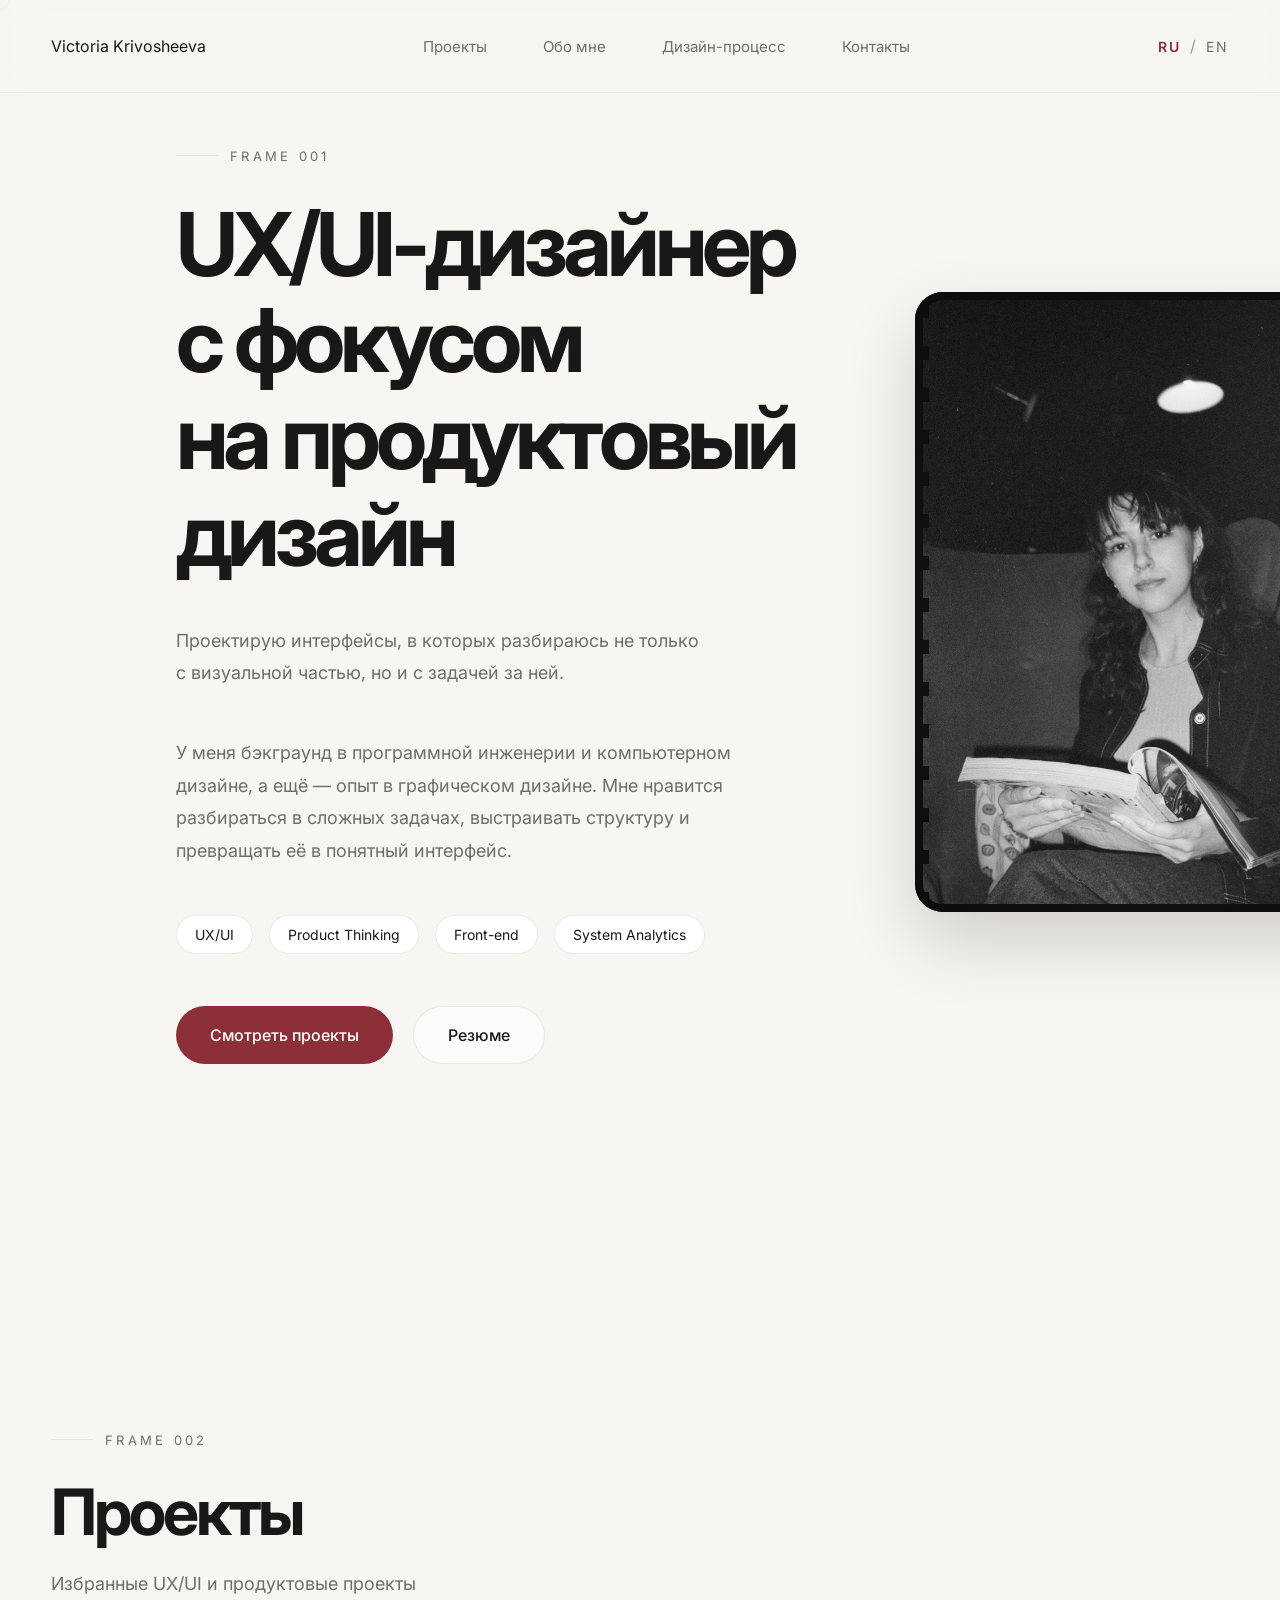
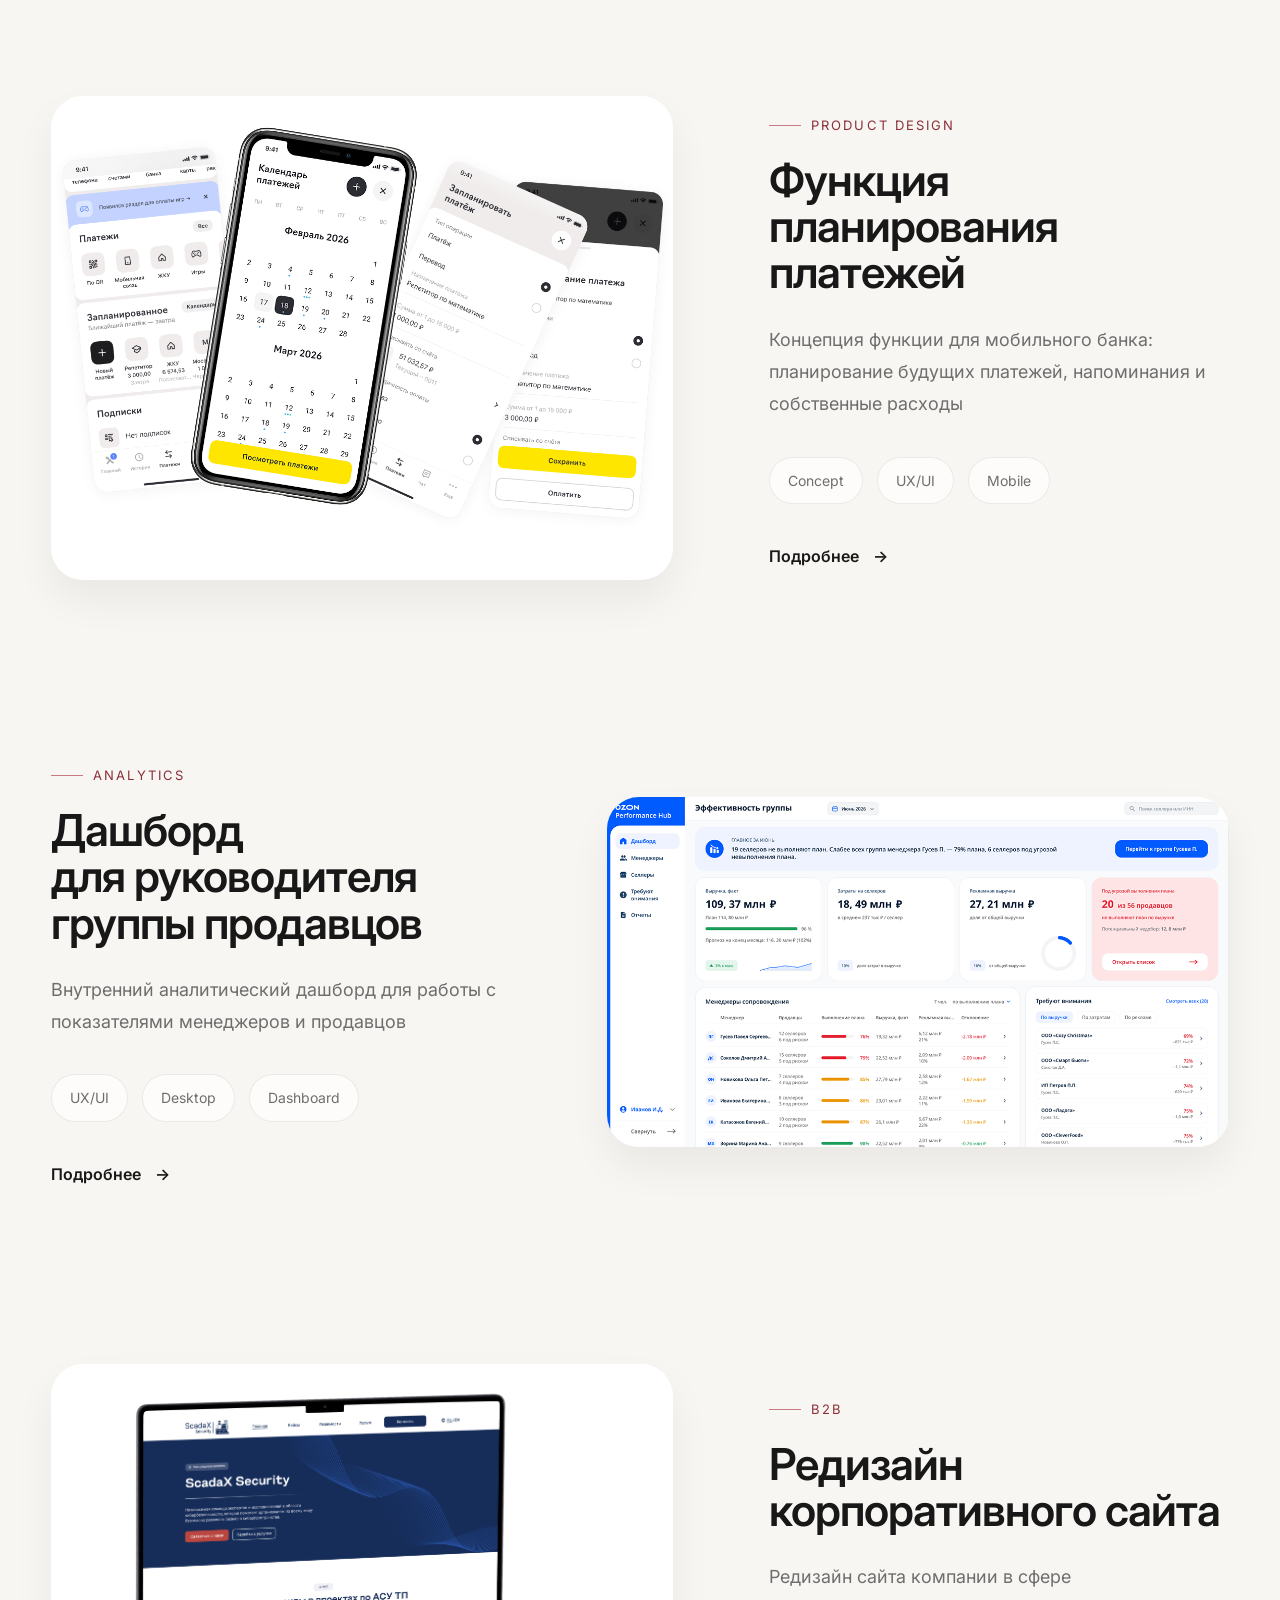
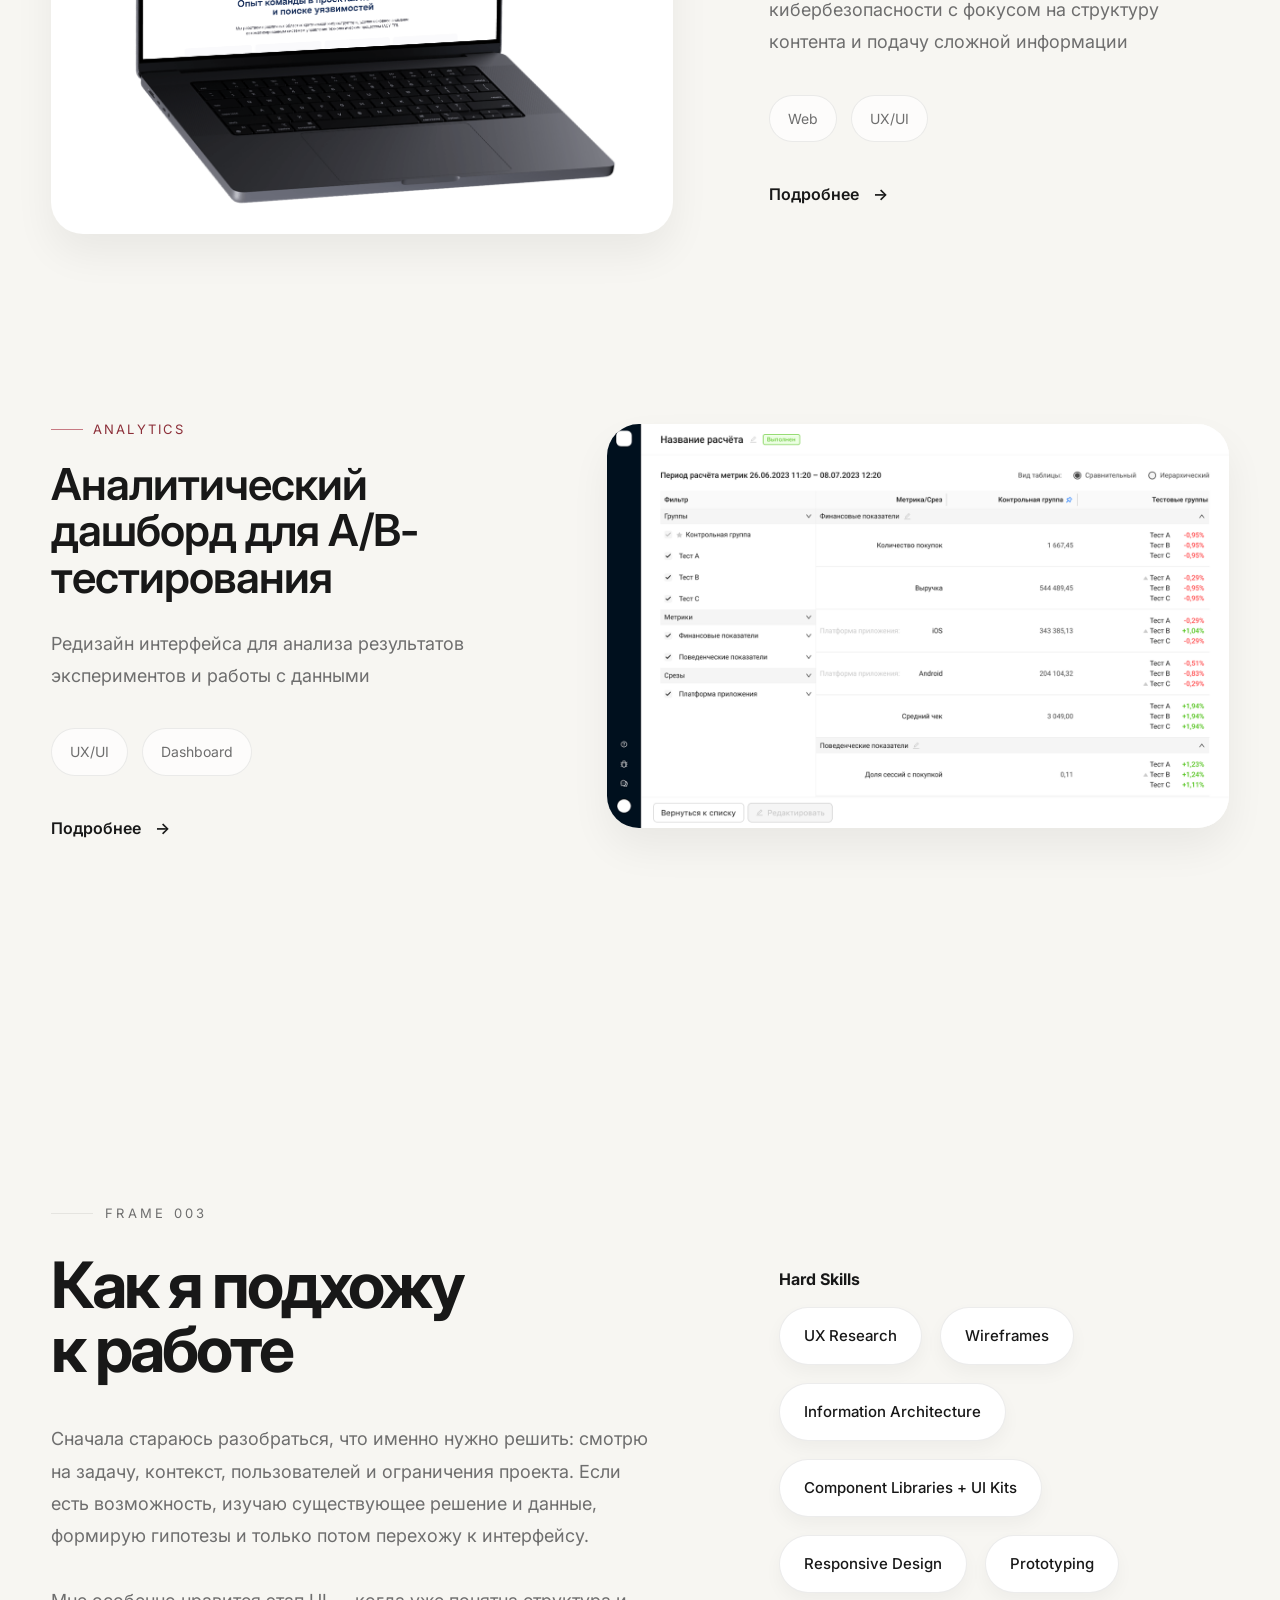
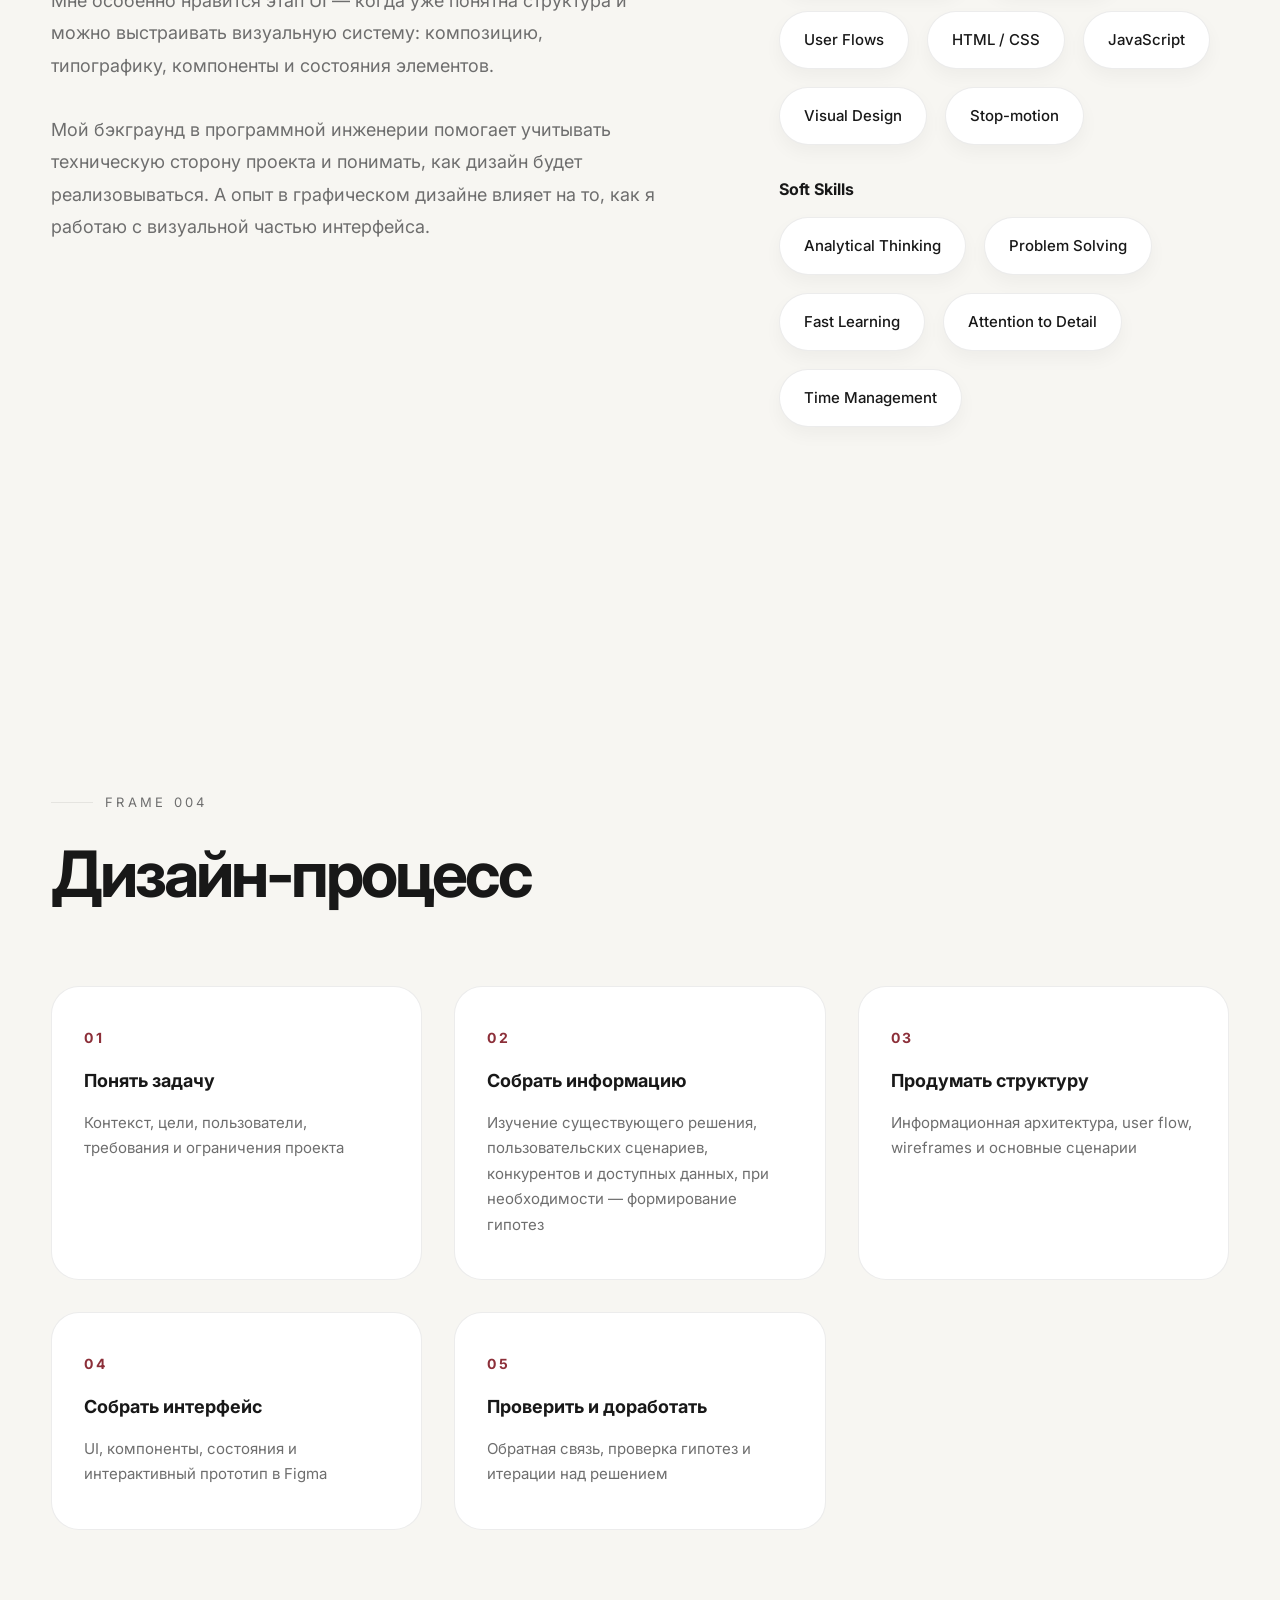
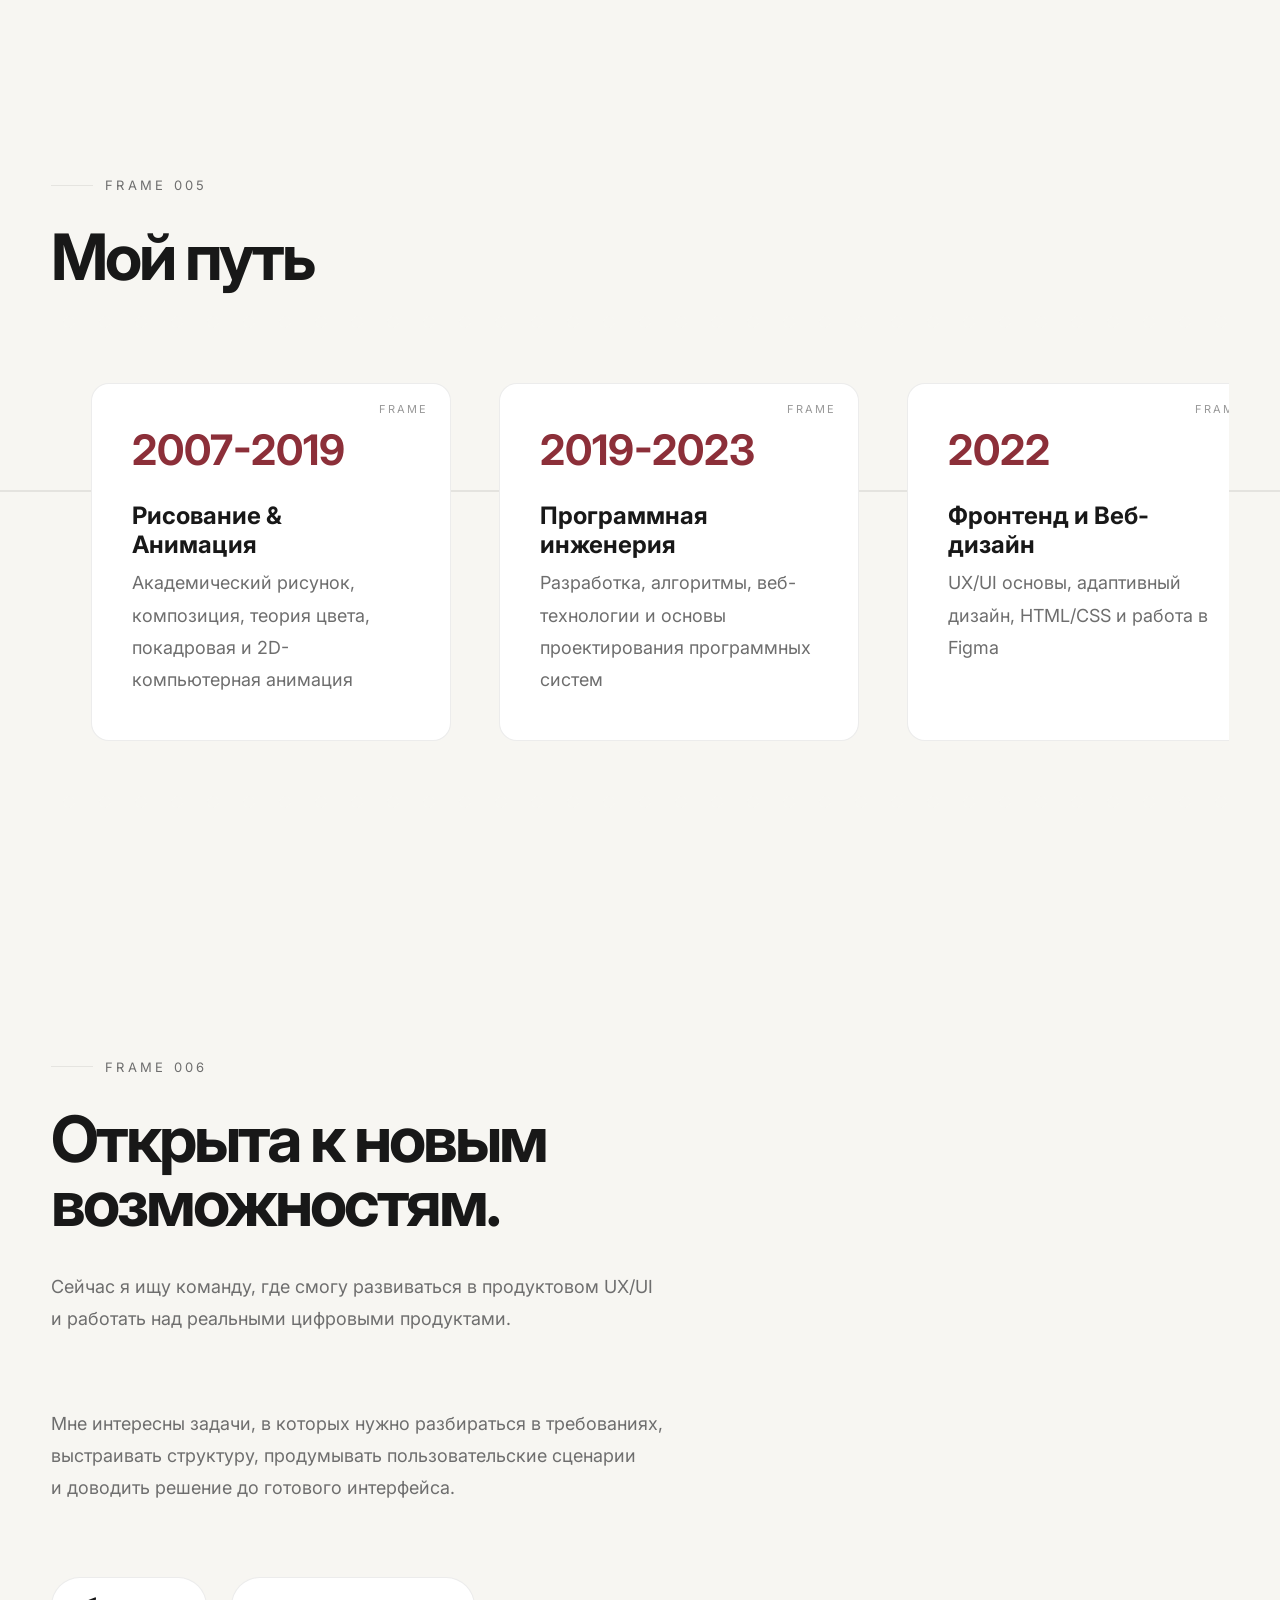
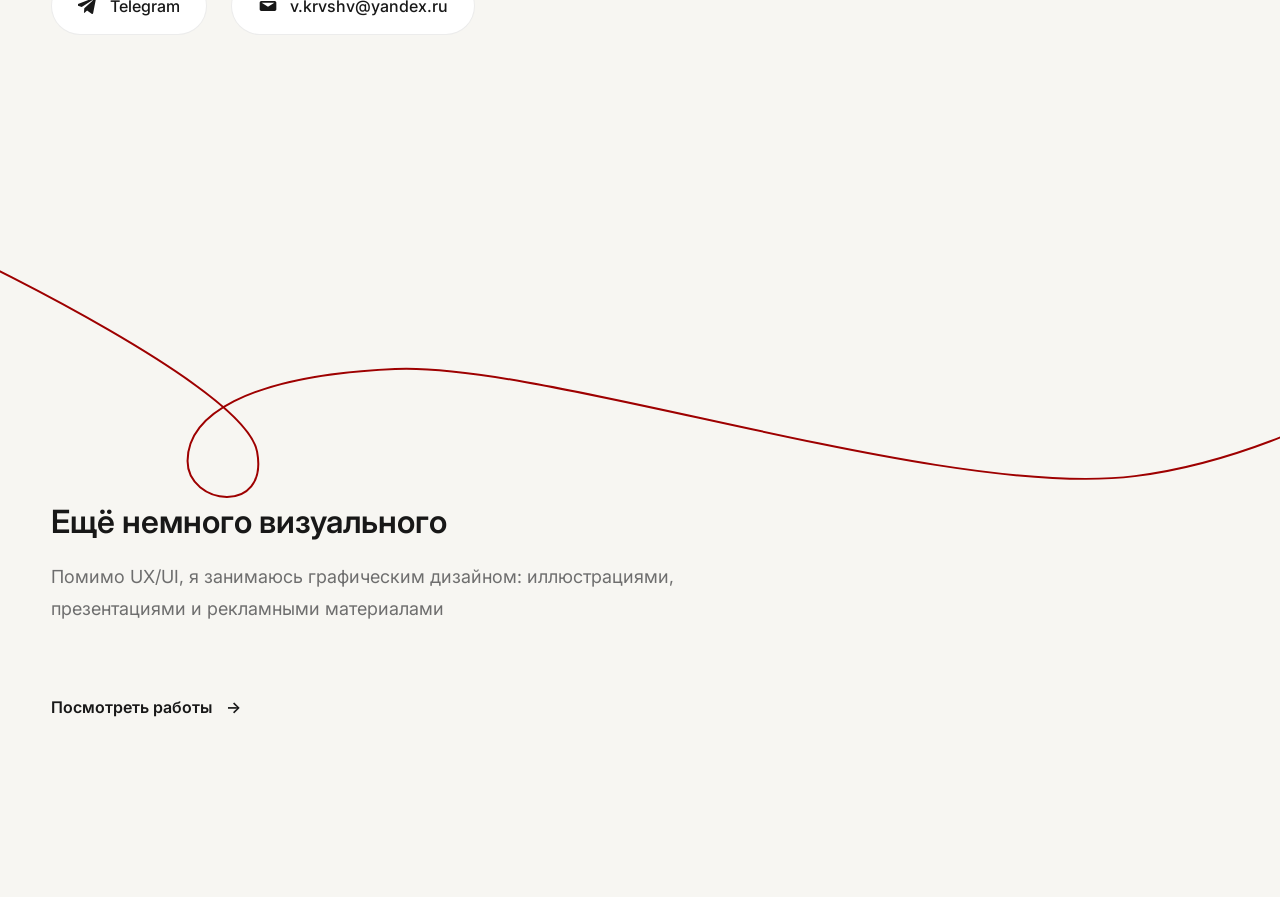
<file: index.html>
<!DOCTYPE html>
<html lang="en">

<head>

    <meta charset="UTF-8">
    <meta name="viewport" content="width=device-width, initial-scale=1.0">

    <title>Victoria Krivosheeva — UX/UI Designer</title>

    <meta name="description"
        content="UX/UI Designer focused on creating thoughtful digital experiences through product thinking, interaction design and visual storytelling.">

    <meta name="keywords" content="UX Designer, UI Designer, Product Designer, Portfolio, Figma, Web Design">

    <meta name="author" content="Victoria Krivosheeva">

    <meta property="og:title" content="Victoria Krivosheeva Portfolio">
    <meta property="og:description" content="UX/UI Designer Portfolio">
    <meta property="og:image" content="assets/preview.jpg">
    <meta property="og:type" content="website">

    <link rel="preconnect" href="https://fonts.googleapis.com">
    <link rel="preconnect" href="https://fonts.gstatic.com" crossorigin>

    <link href="https://fonts.googleapis.com/css2?family=Inter:wght@300;400;500;600;700&display=swap" rel="stylesheet">

    <link rel="stylesheet" href="styles.css">
    <script src="script.js" defer></script>

</head>

<body>

    <div class="cursor"></div>

    <div class="progress-bar"></div>

    <header class="header">

        <div class="container">

            <nav class="navbar">

                <a href="#" class="logo">

                    <!--<span class="logo-mark">
                        VK
                    </span>-->

                    <span class="logo-text">
                        Victoria Krivosheeva
                    </span>

                </a>

                <ul class="nav-links" id="navMenu">

                    <li>
                        <a href="#projects" data-ru="Проекты" data-en="Projects">
                            Projects
                        </a>
                    </li>

                    <li>
                        <a href="#about" data-ru="Обо мне" data-en="About">
                            About
                        </a>
                    </li>

                    <li>
                        <a href="#process" data-ru="Дизайн-процесс" data-en="Process">
                            Process
                        </a>
                    </li>

                    <li>
                        <a href="#contact" data-ru="Контакты" data-en="Contacts">
                            Contact
                        </a>
                    </li>

                </ul>

                <div class="language-switch">

                    <button class="lang-btn active" data-lang="ru">

                        RU

                    </button>

                    <span>/</span>

                    <button class="lang-btn" data-lang="en">

                        EN

                    </button>

                </div>

                <button class="burger" aria-label="Open menu" id="burger">

                    <span></span>
                    <span></span>
                    <span></span>

                </button>

            </nav>

        </div>

    </header>

    <!-- =========================
        HERO
    ========================== -->

    <main>
        <script src="script.js"></script>
        <section class="hero">

            <div class="container hero-grid">

                <!-- Left -->

                <div class="hero-content">

                    <span class="frame-label">
                        FRAME 001
                    </span>

                    <h1 class="hero-title" data-ru="UX/UI-дизайнер с&nbsp;фокусом на&nbsp;продуктовый дизайн"
                        data-en="UX/UI Designer focused on Product Design">

                    </h1>

                    <p class="hero-description"
                        data-ru="Проектирую интерфейсы, в которых разбираюсь не только с&nbsp;визуальной частью, но и с&nbsp;задачей за ней."
                        data-en="I design interfaces with attention to both the visual side and the problem behind it.">

                    </p>

                    <p class="hero-description"
                        data-ru="У меня бэкграунд в программной инженерии и компьютерном дизайне, а ещё — опыт в графическом дизайне. Мне нравится разбираться в сложных задачах, выстраивать структуру и превращать её в понятный интерфейс."
                        data-en="My background combines software engineering, computer design and graphic design. I enjoy digging into complex tasks, working out the structure and turning it into a clear interface.">

                    </p>

                    <div class="hero-tags">

                        <span>UX/UI</span>

                        <span>Product Thinking</span>

                        <span>Front-end</span>

                        <span>System Analytics</span>

                    </div>

                    <div class="hero-buttons">

                        <a href="#projects" class="btn btn-primary" data-ru="Смотреть проекты" data-en="View Projects">

                            View Projects

                        </a>

                        <a href="https://hh.ru/resume/43a10a6bff0e548af00039ed1f6a5978577771" class="btn btn-secondary"
                            data-ru="Резюме" data-en="Resume">

                            Resume

                        </a>

                    </div>

                </div>

                <!-- Right -->

                <div class="hero-image">

                    <div class="portrait-wrapper">

                        <img src="assets/avatar.jpg" alt="Victoria Krivosheeva">

                        <div class="portrait-vignette"></div>

                        <div class="portrait-noise"></div>

                        <div class="portrait-glow"></div>

                    </div>

                </div>

            </div>

            <div class="hero-divider">

                <div class="film-strip">

                    <span></span>
                    <span></span>
                    <span></span>
                    <span></span>
                    <span></span>
                    <span></span>
                    <span></span>
                    <span></span>
                    <span></span>

                </div>

            </div>

        </section>

        <!-- =========================
            FEATURED PROJECTS
        ========================== -->

        <section class="projects" id="projects">

            <div class="container">

                <span class="frame-label">
                    FRAME 002
                </span>

                <h2 class="section-title" data-ru="Проекты" data-en="Projects">

                    Selected Work

                </h2>

                <p class="section-subtitle" data-ru="Избранные UX/UI и продуктовые проекты"
                    data-en="Selected UX/UI and product design work">

                    A selection of commercial projects,
                    product concepts and UX case studies.

                </p>

                <!-- PROJECT 01 -->

                <article class="project-card">

                    <div class="project-image">

                        <img src="assets/case1.png" alt="Scheduled Payments">

                    </div>

                    <div class="project-info">

                        <span class="project-category">

                            Product Design

                        </span>

                        <h3 data-ru="Функция планирования платежей" data-en="Scheduled Payments Function">

                            Scheduled Payments

                        </h3>

                        <p data-en="Creating a convenient payment planning tool in the mobile banking application that allows the user to see future payments for a month in advance, receive reminders and add their own planned expenses"
                            data-ru="Концепция функции для мобильного банка: планирование будущих платежей, напоминания и собственные расходы">

                            Mobile banking experience
                            focused on future payments,
                            reminders and planning.

                        </p>

                        <ul class="project-meta">

                            <li>Concept</li>

                            <li>UX/UI</li>

                            <li>Mobile</li>

                        </ul>

                        <a href="pages/scheduled-payments.html" class="project-link" data-ru="Подробнее"
                            data-en="Read Case">

                            Read Case

                        </a>

                    </div>

                </article>

                <!-- PROJECT 02 -->

                <article class="project-card reverse">

                    <div class="project-image">

                        <img src="assets/case3.png" alt="Dashboard">

                    </div>

                    <div class="project-info">

                        <span class="project-category">

                            Analytics

                        </span>

                        <h3 data-ru="Дашборд для&nbsp;руководителя группы продавцов"
                            data-en="Dashboard for Seller Group Managers">
                        </h3>

                        <p data-ru="Внутренний аналитический дашборд для работы с показателями менеджеров и продавцов"
                            data-en="An internal analytics dashboard for working with manager and seller performance data">

                            Product dashboard for
                            monitoring business
                            metrics and performance.

                        </p>

                        <ul class="project-meta">

                            <li>UX/UI</li>

                            <li>Desktop</li>

                            <li>Dashboard</li>

                        </ul>

                        <a href="pages/dashboard-ozon.html" class="project-link" data-ru="Подробнее"
                            data-en="Read Case">

                            Read Case

                        </a>

                    </div>

                </article>
                <!-- PROJECT 03 -->

                <article class="project-card">

                    <div class="project-image">

                        <img src="assets/case-3-4.png" alt="Cyber Security Website">

                    </div>

                    <div class="project-info">

                        <span class="project-category">

                            B2B

                        </span>

                        <h3 data-ru="Редизайн корпоративного сайта" data-en="Corporate Website Redesign">

                            Cyber Security Platform

                        </h3>

                        <p data-ru="Редизайн сайта компании в сфере кибербезопасности с фокусом на структуру контента и подачу сложной информации"
                            data-en="A redesign for a cybersecurity company, focused on content structure and presenting complex information clearly">
                        </p>

                        <ul class="project-meta">

                            <li>Web</li>

                            <li>UX/UI</li>

                        </ul>

                        <a href="pages/corporate-website.html" class="project-link" data-ru="Подробнее"
                            data-en="Read Case">

                            Read Case

                        </a>

                    </div>

                </article>

                <!-- PROJECT 04 -->

                <article class="project-card reverse">

                    <div class="project-image">

                        <img src="assets/Таблица результатов_New 1.png" alt="Personal Stylist">

                    </div>

                    <div class="project-info">

                        <span class="project-category">

                            Analytics

                        </span>

                        <h3 data-ru="Аналитический дашборд для A/B-тестирования"
                            data-en="A/B Testing Analytics Dashboard">

                        </h3>

                        <p data-ru="Редизайн интерфейса для анализа результатов экспериментов и работы с данными"
                            data-en="A redesign of an analytics interface for working with experiment results and data">

                        </p>

                        <ul class="project-meta">

                            <li>UX/UI</li>

                            <li>Dashboard</li>

                        </ul>

                        <a href="pages/dashboard-yandex.html" class="project-link" data-ru="Подробнее"
                            data-en="Read Case">

                            Read Case

                        </a>

                    </div>

                </article>

            </div>

        </section>

        <!-- =========================
            ABOUT
        ========================== -->

        <section class="about" id="about">

            <div class="container">

                <span class="frame-label">

                    FRAME 003

                </span>

                <div class="about-grid">

                    <div class="about-content">

                        <h2 data-ru="Как я подхожу к&nbsp;работе" data-en="How I Approach Design">
                        </h2>

                        <p data-ru="Сначала стараюсь разобраться, что именно нужно решить: смотрю на задачу, контекст, пользователей и ограничения проекта. Если есть возможность, изучаю существующее решение и данные, формирую гипотезы и только потом перехожу к интерфейсу."
                            data-en="I start by trying to understand what actually needs to be solved — the task, context, users and project constraints. When possible, I look at the existing solution and available data, form hypotheses and then move on to the interface.">

                            I enjoy transforming complexity into clarity.

                            My background combines UX/UI Design,
                            Graphic Design, Front-end Development,
                            Analytics and Stop-motion Animation.

                        </p>

                        <p data-ru="Мне особенно нравится этап UI — когда уже понятна структура и можно выстраивать визуальную систему: композицию, типографику, компоненты и состояния элементов."
                            data-en="I particularly enjoy the UI stage, when the structure is clear and I can build the visual system: composition, typography, components and states.">

                            Every project starts with understanding
                            people — their goals, frustrations and
                            decision-making process.

                            I believe thoughtful interfaces should
                            remove friction instead of adding more.

                        </p>

                        <p data-ru="Мой бэкграунд в программной инженерии помогает учитывать техническую сторону проекта и понимать, как дизайн будет реализовываться. А опыт в графическом дизайне влияет на то, как я работаю с визуальной частью интерфейса."
                            data-en="My background in software engineering helps me keep the technical side in mind and understand how a design can be implemented. My experience in graphic design also shapes the way I approach the visual side of interfaces.">

                            Outside of interface design I spent several
                            years studying drawing and creating
                            stop-motion animation, which shaped my
                            visual thinking and attention to detail.

                        </p>

                    </div>

                    <aside class="skills">

                        <h4>Hard Skills</h4>

                        <div class="skill-card">

                            UX Research

                        </div>

                        <div class="skill-card">

                            Wireframes

                        </div>

                        <div class="skill-card">

                            Information Architecture

                        </div>

                        <div class="skill-card">

                            Component Libraries + UI Kits

                        </div>

                        <div class="skill-card">

                            Responsive Design

                        </div>

                        <div class="skill-card">

                            Prototyping

                        </div>

                        <div class="skill-card">

                            User Flows

                        </div>

                        <div class="skill-card">

                            HTML / CSS

                        </div>

                        <div class="skill-card">

                            JavaScript

                        </div>

                        <div class="skill-card">

                            Visual Design

                        </div>

                        <div class="skill-card">

                            Stop-motion

                        </div>

                        <h4>Soft Skills</h4>
                        <div class="skill-card">

                            Analytical Thinking

                        </div>

                        <div class="skill-card">

                            Problem Solving

                        </div>

                        <div class="skill-card">

                            Fast Learning

                        </div>

                        <div class="skill-card">

                            Attention to Detail

                        </div>

                        <div class="skill-card">

                            Time Management

                        </div>


                    </aside>

                </div>

            </div>

        </section>

        <!-- =========================
            PROCESS
        ========================== -->

        <section class="process" id="process">

            <div class="container">

                <span class="frame-label">

                    FRAME 004

                </span>

                <h2 class="section-title" data-ru="Дизайн-процесс" data-en="Design Process">

                    Design Process

                </h2>

                <div class="process-line">

                    <div class="process-step">

                        <span class="step-number">

                            01

                        </span>

                        <h4 data-ru="Понять задачу" data-en="Understand the task">

                            Discover

                        </h4>

                        <p data-ru="Контекст, цели, пользователи, требования и ограничения проекта"
                            data-en="Context, goals, users, requirements and project constraints">
                        </p>

                    </div>

                    <div class="process-step">

                        <span class="step-number">

                            02

                        </span>

                        <h4 data-ru="Собрать информацию" data-en="Gather information">

                            Research

                        </h4>

                        <p data-ru="Изучение существующего решения, пользовательских сценариев, конкурентов и доступных данных, при необходимости — формирование гипотез"
                            data-en="Reviewing the existing solution, user scenarios, competitors and available data, forming hypotheses when needed">

                            Explore existing solutions,
                            patterns and user behavior.

                        </p>

                    </div>

                    <div class="process-step">

                        <span class="step-number">

                            03

                        </span>

                        <h4 data-ru="Продумать структуру" data-en="Work out the structure">

                            Structure

                        </h4>

                        <p data-ru="Информационная архитектура, user flow, wireframes и основные сценарии"
                            data-en="Information architecture, user flows, wireframes and key scenarios">

                            Information architecture,
                            user flows and wireframes.

                        </p>

                    </div>

                    <div class="process-step">

                        <span class="step-number">

                            04

                        </span>

                        <h4 data-ru="Собрать интерфейс" data-en="Build the interface">

                            Prototype

                        </h4>

                        <p data-ru="UI, компоненты, состояния и интерактивный прототип в Figma"
                            data-en="UI, components, states and interactive prototypes in Figma">
                        </p>

                    </div>

                    <div class="process-step">

                        <span class="step-number">

                            05

                        </span>

                        <h4 data-en="Review & Iterate" data-ru="Проверить и доработать">

                            Iterate

                        </h4>

                        <p data-ru="Обратная связь, проверка гипотез и итерации над решением"
                            data-en="Feedback, hypothesis validation and iterations on the solution">

                            Improve interfaces through
                            feedback and testing.

                        </p>

                    </div>

                </div>

            </div>

        </section>

        <!-- =========================
            JOURNEY
        ========================== -->

        <section class="timeline">

            <div class="container">

                <span class="frame-label">

                    FRAME 005

                </span>

                <h2 class="section-title" data-ru="Мой путь" data-en="My Journey">

                    My Journey

                </h2>

                <div class="timeline-wrapper">

                    <div class="timeline-item">

                        <span class="timeline-year">

                            2007-2019

                        </span>

                        <h4 data-ru="Рисование & Анимация" data-en="Drawing & Animation">

                            Drawing & Animation

                        </h4>

                        <p data-ru="Академический рисунок, композиция, теория цвета, покадровая и 2D-компьютерная анимация"
                            data-en="Academic drawing, composition, color theory, frame-by-frame and 2D animation">

                        </p>

                    </div>

                    <div class="timeline-item">

                        <span class="timeline-year">

                            2019-2023

                        </span>

                        <h4 data-ru="Программная инженерия" data-en="Software Engineering">
                        </h4>

                        <p data-ru="Разработка, алгоритмы, веб-технологии и основы проектирования программных систем"
                            data-en="Development, algorithms, web technologies and software system design">

                        </p>

                    </div>

                    <div class="timeline-item">

                        <span class="timeline-year">

                            2022

                        </span>

                        <h4 data-ru="Фронтенд и Веб-дизайн" data-en="Front-end & Web Design">

                            Web Design

                        </h4>

                        <p data-ru="UX/UI основы, адаптивный дизайн, HTML/CSS и работа в Figma"
                            data-en="UX/UI fundamentals, responsive design, HTML/CSS and Figma">

                        </p>

                    </div>

                    <div class="timeline-item">

                        <span class="timeline-year">

                            2023-2025

                        </span>

                        <h4 data-ru="Компьютерный дизайн" data-en="Computer Design">
                        </h4>

                        <p data-ru="UX/UI, информационная архитектура, основы исследований"
                            data-en="UX/UI, information architecture, user research and digital product design">

                        </p>

                    </div>

                    <div class="timeline-item">

                        <span class="timeline-year">

                            Today

                        </span>

                        <h4 data-ru="Компьютерный дизайн" data-en="Computer Design">

                            UX/UI & Product Design

                        </h4>

                        <p data-ru="Развиваюсь в продуктовом UX/UI, работаю с реальными задачами, аналитикой, компонентами и дизайн-системами"
                            data-en="Developing my skills in product UX/UI through real projects, analytics, components and design systems">

                        </p>

                    </div>

                </div>

            </div>

        </section>

        <!-- =========================
            CONTACT
        ========================== -->

        <section class="contact" id="contact">

            <div class="container">

                <span class="frame-label">
                    FRAME 006
                </span>

                <h2 data-ru="Открыта к новым возможностям." data-en="Open to new opportunities.">
                </h2>

                <p class="contact-description"
                    data-ru="Сейчас я ищу команду, где смогу развиваться в продуктовом UX/UI и&nbsp;работать над реальными цифровыми продуктами."
                    data-en="I'm currently looking for a team where I can grow in product UX/UI and work on real digital products.">

                    I'm currently looking for opportunities
                    to join a product team where I can
                    contribute, learn and grow as
                    a UX/UI Designer.

                </p>

                <p class="contact-description"
                    data-ru="Мне интересны задачи, в которых нужно разбираться в требованиях, выстраивать структуру, продумывать пользовательские сценарии и&nbsp;доводить решение до готового интерфейса."
                    data-en="I'm particularly interested in tasks that involve understanding requirements, working out structure and user flows, and taking a solution through to a finished interface.">

                </p>

                <div class="contact-links">

                    <!-- Telegram -->

                    <a href="https://t.me/vkkrvshv" target="_blank" class="contact-link">

                        <svg width="20" height="20" viewBox="0 0 24 24" fill="none">

                            <path
                                d="M21.5 3.5L18.2 20.3C17.95 21.45 17.3 21.75 16.3 21.2L10.9 17.25L8.3 19.75C8 20.05 7.75 20.3 7.15 20.3L7.55 14.7L17.8 5.4C18.25 5 17.7 4.8 17.1 5.2L4.45 13.15L-0.95 11.45C-2.1 11.1-2.15 10.3-0.7 9.75L20.2 1.7C21.15 1.35 21.95 1.95 21.5 3.5Z"
                                fill="currentColor" />

                        </svg>

                        Telegram

                    </a>

                    <!-- Email -->

                    <a href="mailto:v.krvshv@yandex.ru" class="contact-link">

                        <svg width="20" height="20" viewBox="0 0 24 24" fill="none">

                            <path
                                d="M4 6H20C21.1 6 22 6.9 22 8V16C22 17.1 21.1 18 20 18H4C2.9 18 2 17.1 2 16V8C2 6.9 2.9 6 4 6ZM4.4 8L12 13L19.6 8H4.4Z"
                                fill="currentColor" />

                        </svg>

                        v.krvshv@yandex.ru

                    </a>

                </div>

            </div>

        </section>
        <section class="graphic" style="padding-top: 0;">
            <div class="container">
                <h3>Ещё немного визуального</h3><br>
                <p class="contact-description" data-ru="Помимо UX/UI, я занимаюсь графическим дизайном: иллюстрациями, презентациями и рекламными материалами"
                    data-en="In addition to UX/UI, I work on graphic design: illustrations, presentations, and promotional materials"></p>
                <a href="pages/graphic-design.html" class="project-link" data-ru="Посмотреть работы" data-en="View graphic design projects">
                </a>
            </div>
        </section>
    </main>
</body>

</html>
</file>
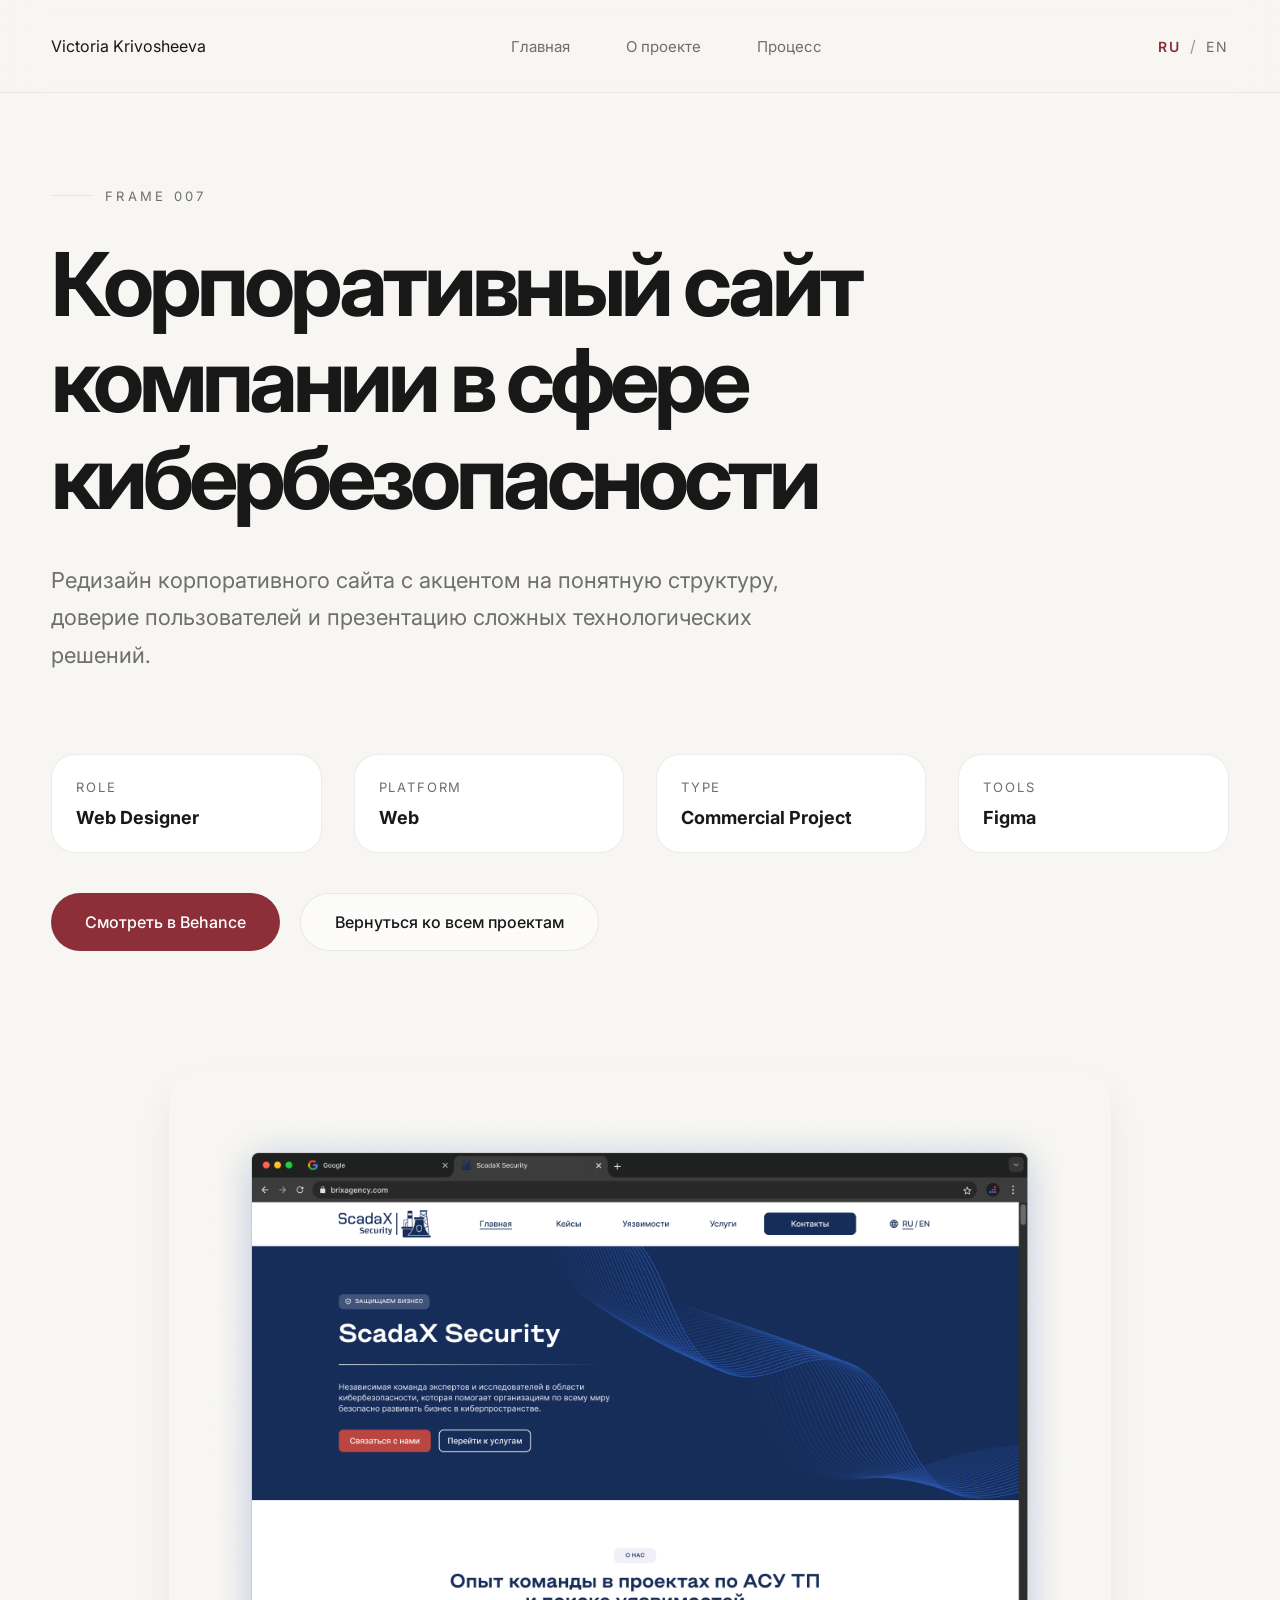
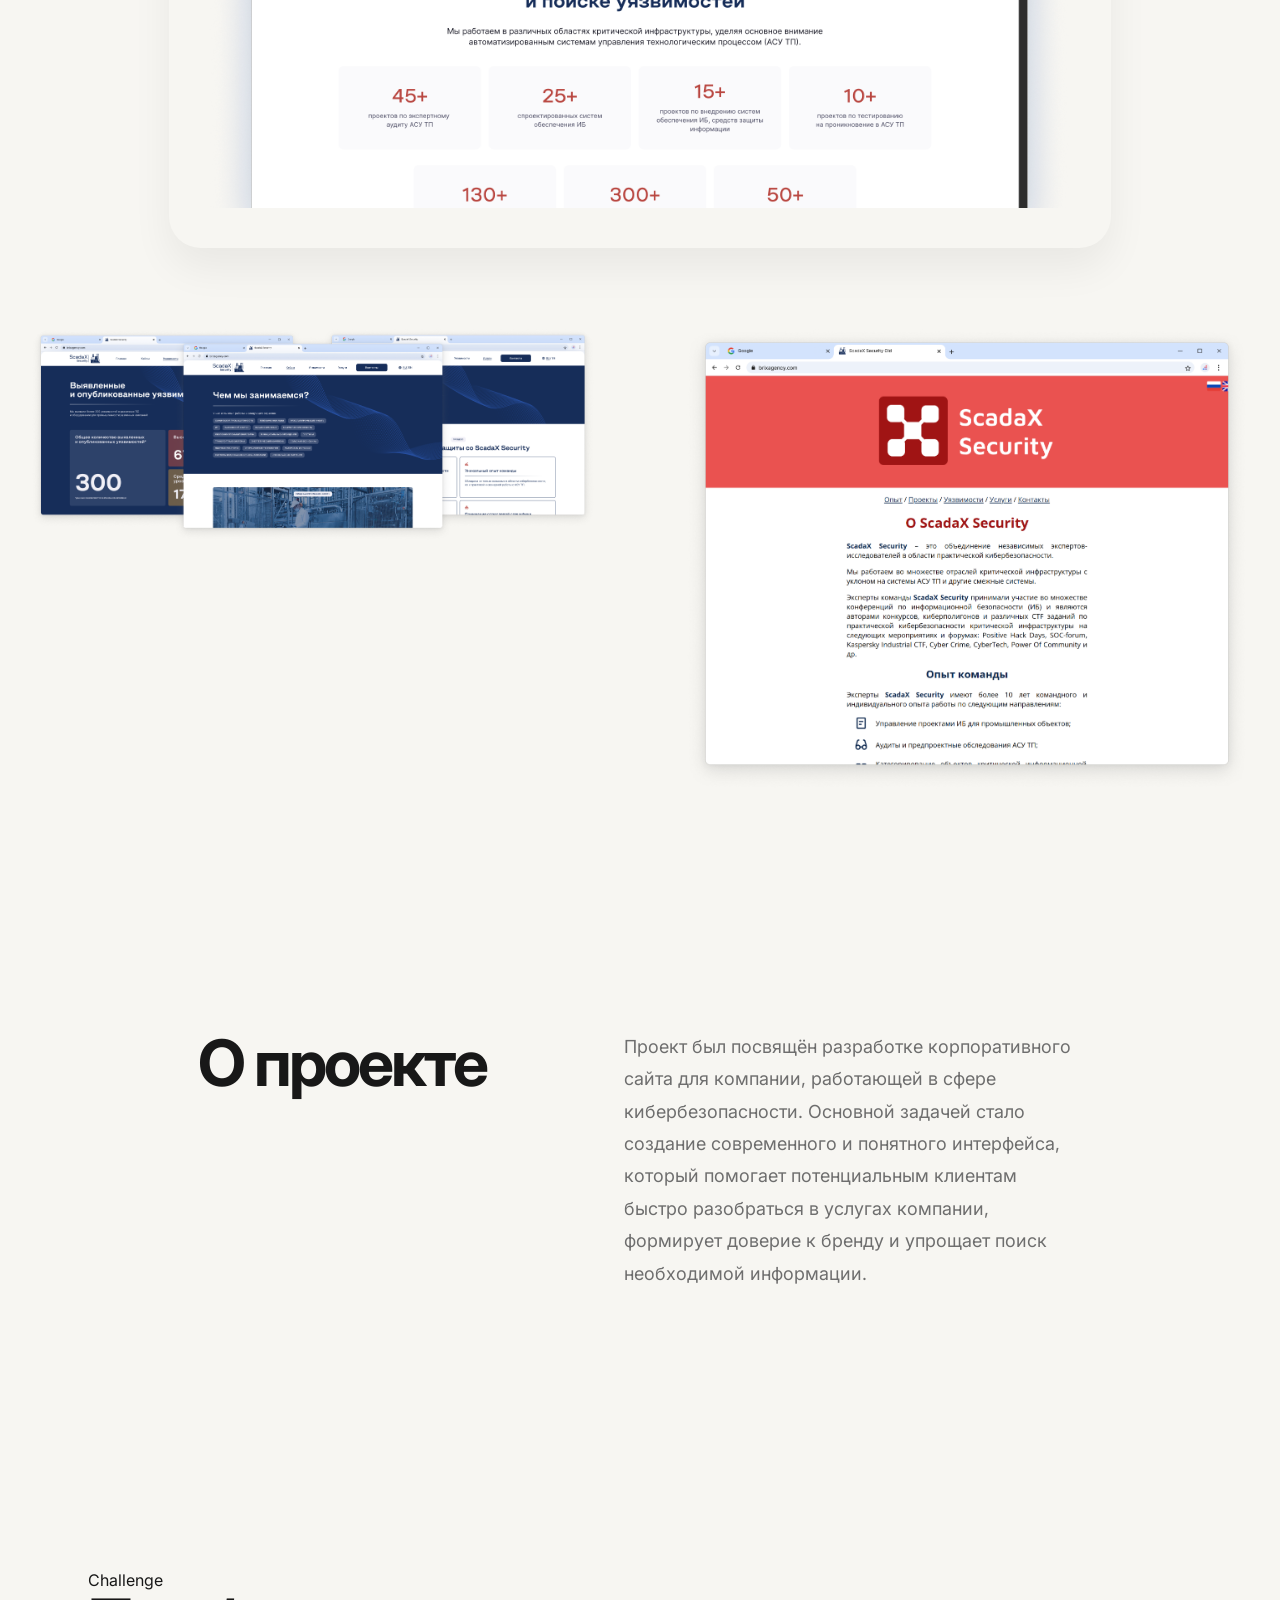
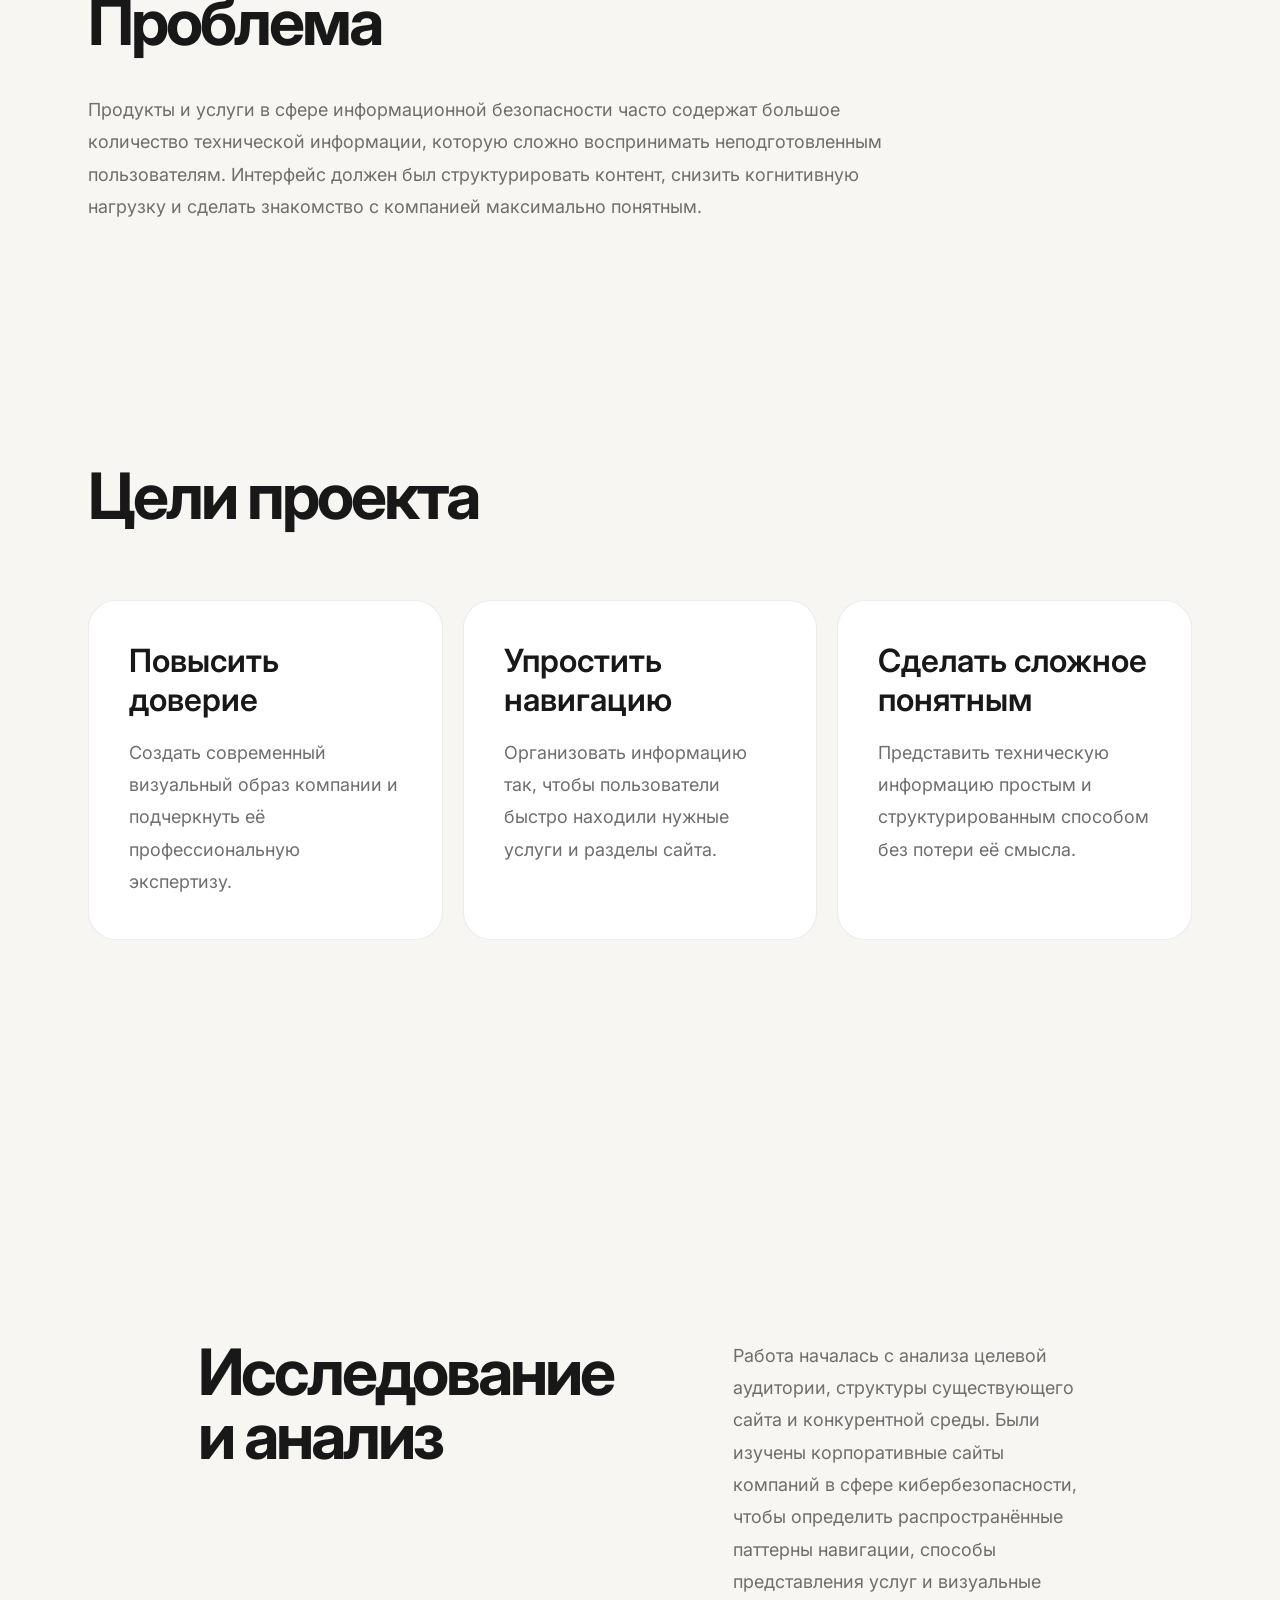
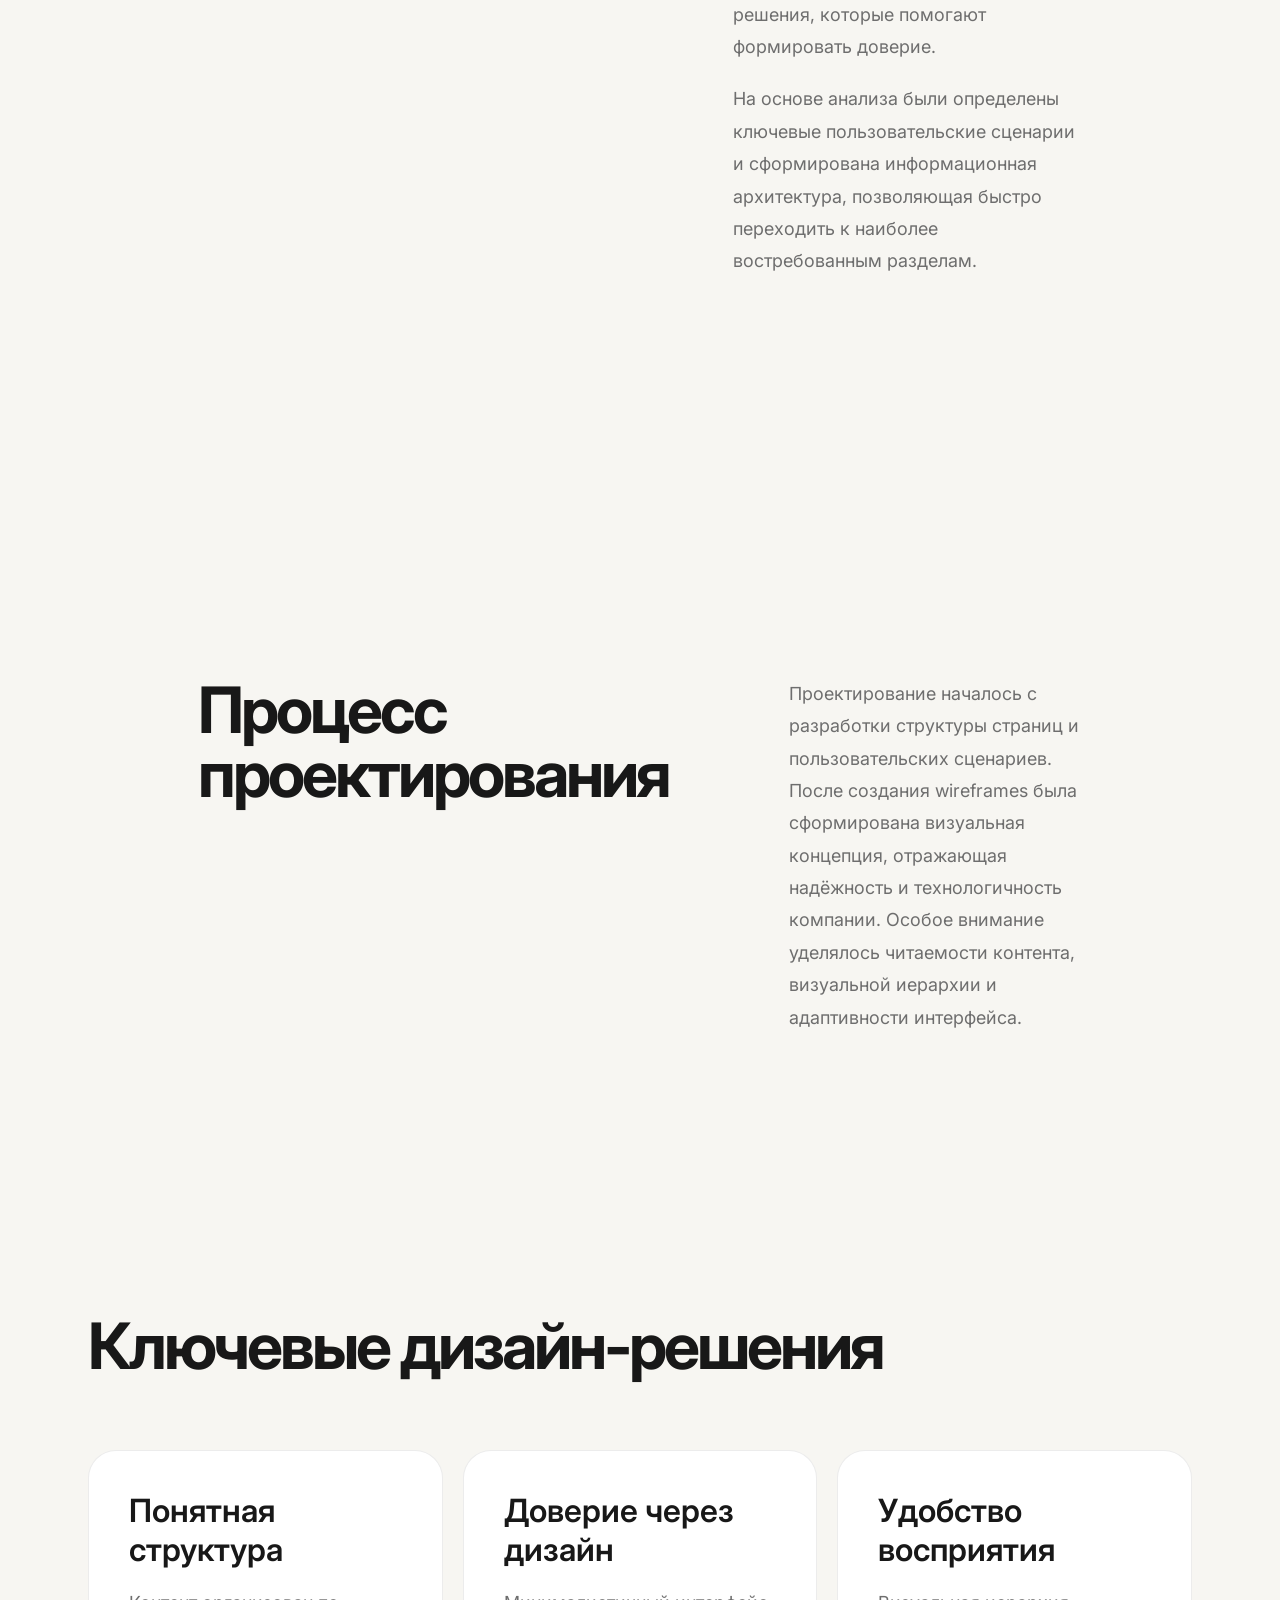
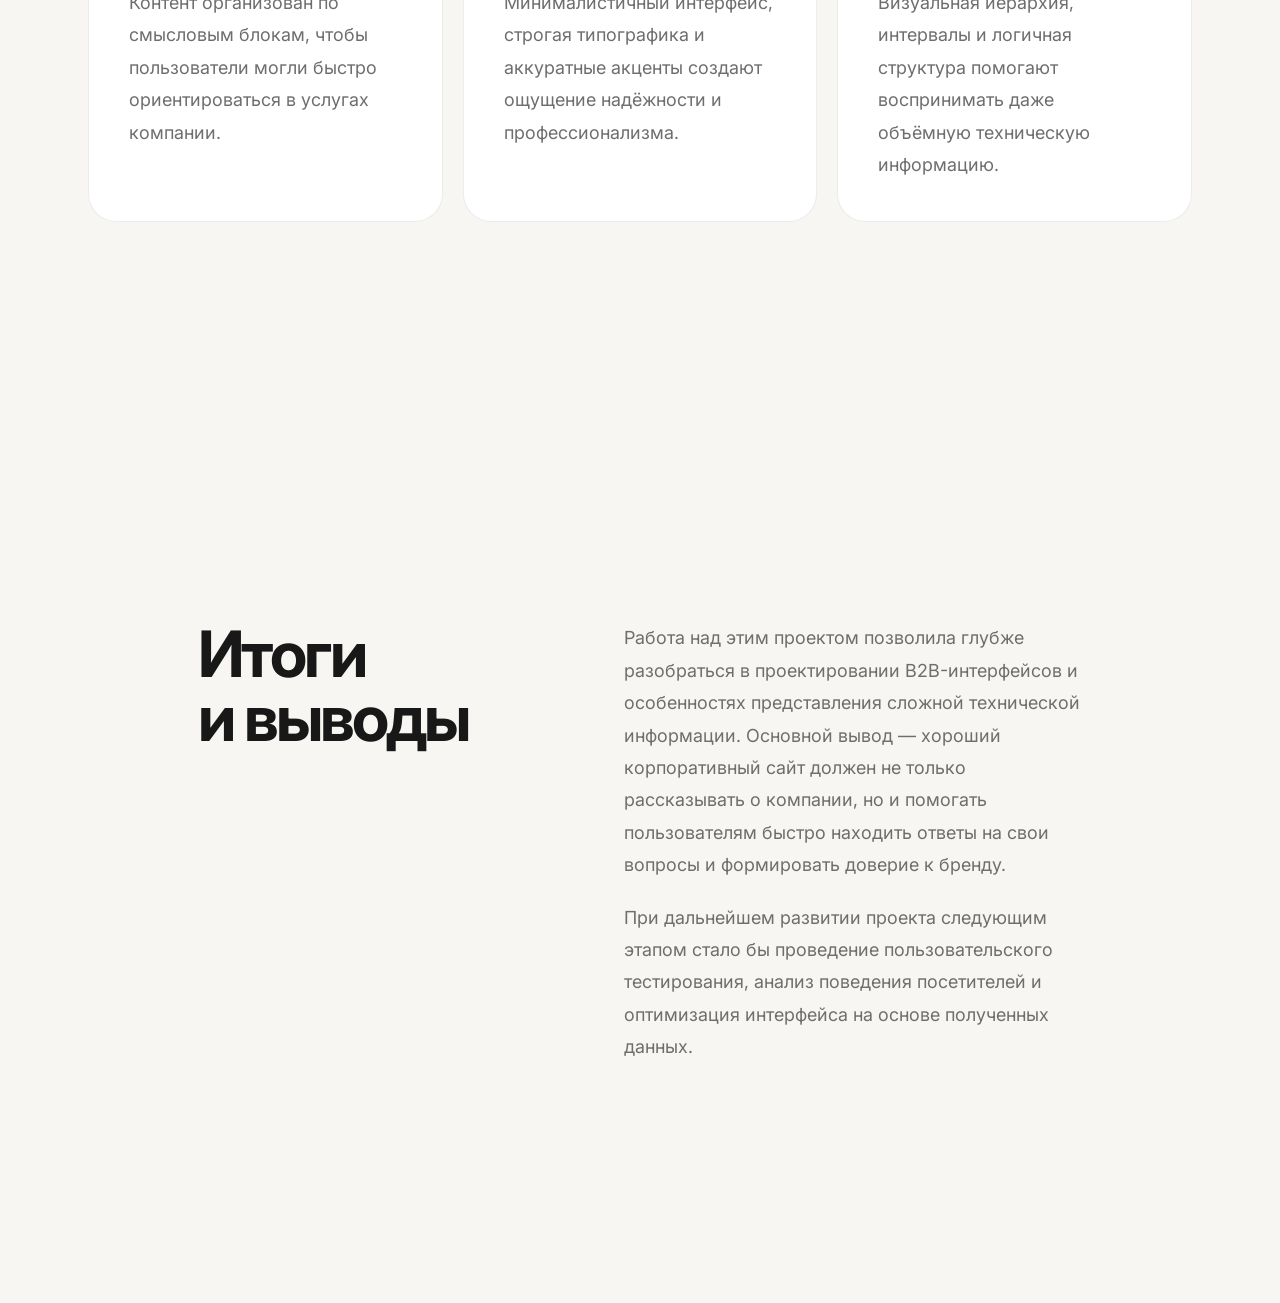
<file: pages/corporate-website.html>
<!DOCTYPE html>
<html lang="en">

<head>

    <meta charset="UTF-8">

    <meta name="viewport" content="width=device-width, initial-scale=1.0">

    <title data-ru="Дашборд для руководителя группы продавцов" data-en="Dashboard for Seller Group Managers">
        Scheduled Payments — Victoria Krivosheeva
    </title>

    <link rel="preconnect" href="https://fonts.googleapis.com">

    <link rel="preconnect" href="https://fonts.gstatic.com" crossorigin>

    <link href="https://fonts.googleapis.com/css2?family=Inter:wght@300;400;500;600;700&display=swap" rel="stylesheet">

    <link rel="stylesheet" href="../styles.css">

    <script src="../script.js" defer></script>

</head>

<body>

    <header class="header">

        <div class="container">

            <nav class="navbar">

                <a href="../index.html" class="logo">

                    Victoria Krivosheeva

                </a>

                <ul class="nav-links">

                    <li>

                        <a href="../index.html" data-ru="Главная" data-en="Home">

                            Home

                        </a>

                    </li>

                    <li>

                        <a href="#overview" data-ru="О проекте" data-en="Overview">

                            Overview

                        </a>

                    </li>

                    <li>

                        <a href="#process" data-ru="Процесс" data-en="Process">

                            Process

                        </a>

                    </li>

                </ul>

                <div class="language-switch">

                    <button class="lang-btn active" data-lang="ru">

                        RU

                    </button>

                    <span>/</span>

                    <button class="lang-btn" data-lang="en">

                        EN

                    </button>

                </div>

            </nav>

        </div>

    </header>

    <main>

        <section class="case-hero">

            <div class="container">

                <span class="frame-label">

                    FRAME 007

                </span>

                <h1 data-ru="Корпоративный сайт компании в&nbsp;сфере кибербезопасности"
                    data-en="Corporate Website for a Cybersecurity Company">

                    Корпоративный сайт компании в&nbsp;сфере кибербезопасности

                </h1>

                <p class="case-subtitle"
                    data-ru="Редизайн корпоративного сайта с акцентом на понятную структуру, доверие пользователей и презентацию сложных технологических решений."
                    data-en="A corporate website redesign focused on clear information architecture, user trust, and presenting complex cybersecurity solutions in an accessible way.">

                </p>

                <div class="case-meta">

                    <div>

                        <span>

                            Role

                        </span>

                        <strong>

                            Web Designer

                        </strong>

                    </div>

                    <div>

                        <span>

                            Platform

                        </span>

                        <strong>

                            Web

                        </strong>

                    </div>

                    <div>

                        <span>

                            Type

                        </span>

                        <strong>

                            Commercial Project

                        </strong>

                    </div>

                    <div>

                        <span>

                            Tools

                        </span>

                        <strong>

                            Figma

                        </strong>

                    </div>

                </div>

                <div class="case-actions">

                    <div class="hero-buttons">
                        <a href="https://www.behance.net/gallery/235984993/redizajn-sajta-kompanii-v-sfere-kiberbezopasnosti" class="btn btn-primary" data-ru="Смотреть в Behance"
                            data-en="View Project in Behance">

                            Смотреть в Figma

                        </a>

                        <a href="../index.html#projects" class="btn btn-secondary" data-ru="Вернуться ко всем проектам"
                            data-en="All Projects">

                            ← Все проекты

                        </a>
                    </div>

                </div>

            </div>

        </section>

        <section class="hero-cover">

            <div class="container">

                <img src="../assets/case2-1.png" alt="Scheduled Payments">

            </div>

        </section>

        <section class="gallery">

            <img src="../assets/case2-2.png" alt="">

            <img src="../assets/case2-3.png" alt="">

        </section>

        <section class="overview" id="overview">

            <div class="container">

                <div class="overview-grid">

                    <div>

                        <h2 data-ru="О проекте" data-en="Overview">

                            Overview

                        </h2>

                    </div>

                    <div>

                        <p data-ru="Проект был посвящён разработке корпоративного сайта для компании, работающей в сфере кибербезопасности. Основной задачей стало создание современного и понятного интерфейса, который помогает потенциальным клиентам быстро разобраться в услугах компании, формирует доверие к бренду и упрощает поиск необходимой информации."
                            data-en="This project focused on designing a corporate website for a cybersecurity company. The primary goal was to create a modern, easy-to-navigate interface that clearly presents the company's services, builds trust, and helps potential clients quickly find relevant information.">

                        </p>

                    </div>

                </div>

            </div>

        </section>

        <section class="challenge">

            <div class="container">

                <span class="section-label">

                    Challenge

                </span>

                <h2 data-ru="Проблема" data-en="The problem">

                    The Problem

                </h2>

                <p data-ru="Продукты и услуги в сфере информационной безопасности часто содержат большое количество технической информации, которую сложно воспринимать неподготовленным пользователям. Интерфейс должен был структурировать контент, снизить когнитивную нагрузку и сделать знакомство с компанией максимально понятным."
                    data-en="Cybersecurity services often involve large amounts of technical information that can be difficult for non-expert users to understand. The challenge was to organize complex content, reduce cognitive load, and make the company easier to understand and trust.">

                </p>

            </div>

        </section>

        <section class="goals">

            <div class="container">

                <h2 data-ru="Цели проекта" data-en="Goals">

                    Goals

                </h2>

                <div class="goals-grid">

                    <div class="goal-card">

                        <h3 data-ru="Повысить доверие" data-en="Build Trust">

                        </h3>

                        <p data-ru="Создать современный визуальный образ компании и подчеркнуть её профессиональную экспертизу."
                            data-en="Create a professional visual identity that reinforces credibility and expertise.">

                        </p>

                    </div>

                    <div class="goal-card">

                        <h3 data-ru="Упростить навигацию" data-en="Simplify Navigation">

                        </h3>

                        <p data-ru="Организовать информацию так, чтобы пользователи быстро находили нужные услуги и разделы сайта."
                            data-en="Organize information so users can quickly find services and key sections of the website.">

                        </p>

                    </div>

                    <div class="goal-card">

                        <h3 data-ru="Сделать сложное понятным" data-en="Make Complexity Accessible">

                        </h3>

                        <p data-ru="Представить техническую информацию простым и структурированным способом без потери её смысла."
                            data-en="Present complex technical information in a clear and structured way without losing its meaning.">

                        </p>

                    </div>

                </div>

            </div>

        </section>

        <section class="overview" id="process">

            <div class="container">

                <div class="overview-grid">

                    <div>

                        <h2 data-ru="Исследование и анализ" data-en="Research">

                            Overview

                        </h2>

                    </div>

                    <div>

                        <p data-ru="Работа началась с анализа целевой аудитории, структуры существующего сайта и конкурентной среды. Были изучены корпоративные сайты компаний в сфере кибербезопасности, чтобы определить распространённые паттерны навигации, способы представления услуг и визуальные решения, которые помогают формировать доверие."
                            data-en="The project started with researching the target audience, analyzing the existing website structure, and reviewing competitor websites. This helped identify common navigation patterns, content organization strategies, and visual approaches that strengthen user trust.">

                        </p><br>
                        <p data-ru="На основе анализа были определены ключевые пользовательские сценарии и сформирована информационная архитектура, позволяющая быстро переходить к наиболее востребованным разделам."
                            data-en="Based on this research, I identified key user journeys and designed an information architecture that provides quick access to the most important content.">

                        </p>

                    </div>

                </div>

            </div>

        </section>

        <section class="overview" id="research">

            <div class="container">

                <div class="overview-grid">

                    <div>

                        <h2 data-ru="Процесс проектирования" data-en="Design Process">

                            Overview

                        </h2>

                    </div>

                    <div>

                        <p data-ru="Проектирование началось с разработки структуры страниц и пользовательских сценариев. После создания wireframes была сформирована визуальная концепция, отражающая надёжность и технологичность компании. Особое внимание уделялось читаемости контента, визуальной иерархии и адаптивности интерфейса."
                            data-en="The design process began with defining page structure and user flows. After creating wireframes, I developed a visual concept that communicates reliability and technological expertise. Special attention was given to readability, visual hierarchy, and responsive behavior.">

                        </p>

                    </div>

                </div>

            </div>

        </section>

        <section class="goals">

            <div class="container">

                <h2 data-ru="Ключевые дизайн-решения" data-en="Key Design Decisions">

                    Goals

                </h2>

                <div class="goals-grid">

                    <div class="goal-card">

                        <h3 data-ru="Понятная структура" data-en="Clear Information Architecture">

                        </h3>

                        <p data-ru="Контент организован по смысловым блокам, чтобы пользователи могли быстро ориентироваться в услугах компании."
                            data-en="Content is organized into meaningful sections, helping users quickly understand the company's services.">

                        </p>

                    </div>

                    <div class="goal-card">

                        <h3 data-ru="Доверие через дизайн" data-en="Trust Through Design">

                        </h3>

                        <p data-ru="Минималистичный интерфейс, строгая типографика и аккуратные акценты создают ощущение надёжности и профессионализма."
                            data-en="Minimalist visuals, clean typography, and restrained accents create a sense of reliability and professionalism.">

                        </p>

                    </div>


                    <div class="goal-card">

                        <h3 data-ru="Удобство восприятия" data-en="Readable Content">

                        </h3>

                        <p data-ru="Визуальная иерархия, интервалы и логичная структура помогают воспринимать даже объёмную техническую информацию."
                            data-en="Visual hierarchy, spacing, and structured layouts make large amounts of technical information easier to read and understand.">

                        </p>

                    </div>

                </div>

        </section>

        <section class="overview" id="research">

            <div class="container">

                <div class="overview-grid">

                    <div>

                        <h2 data-ru="Итоги и&nbsp;выводы" data-en="Conclusions">

                            Overview

                        </h2>

                    </div>

                    <div>

                        <p data-ru="Работа над этим проектом позволила глубже разобраться в проектировании B2B-интерфейсов и особенностях представления сложной технической информации. Основной вывод — хороший корпоративный сайт должен не только рассказывать о компании, но и помогать пользователям быстро находить ответы на свои вопросы и формировать доверие к бренду."
                            data-en="This project strengthened my understanding of B2B interface design and the challenges of presenting complex technical information. A key takeaway was that a successful corporate website should not only present the company but also help users quickly find answers and build trust.">

                        </p><br>
                        <p data-ru="При дальнейшем развитии проекта следующим этапом стало бы проведение пользовательского тестирования, анализ поведения посетителей и оптимизация интерфейса на основе полученных данных."
                            data-en="If the project continued, the next step would be conducting usability testing, analyzing user behavior, and refining the interface based on real feedback.">

                        </p>

                    </div>

                </div>

            </div>

        </section>

    </main>
</body>

</html>
</file>
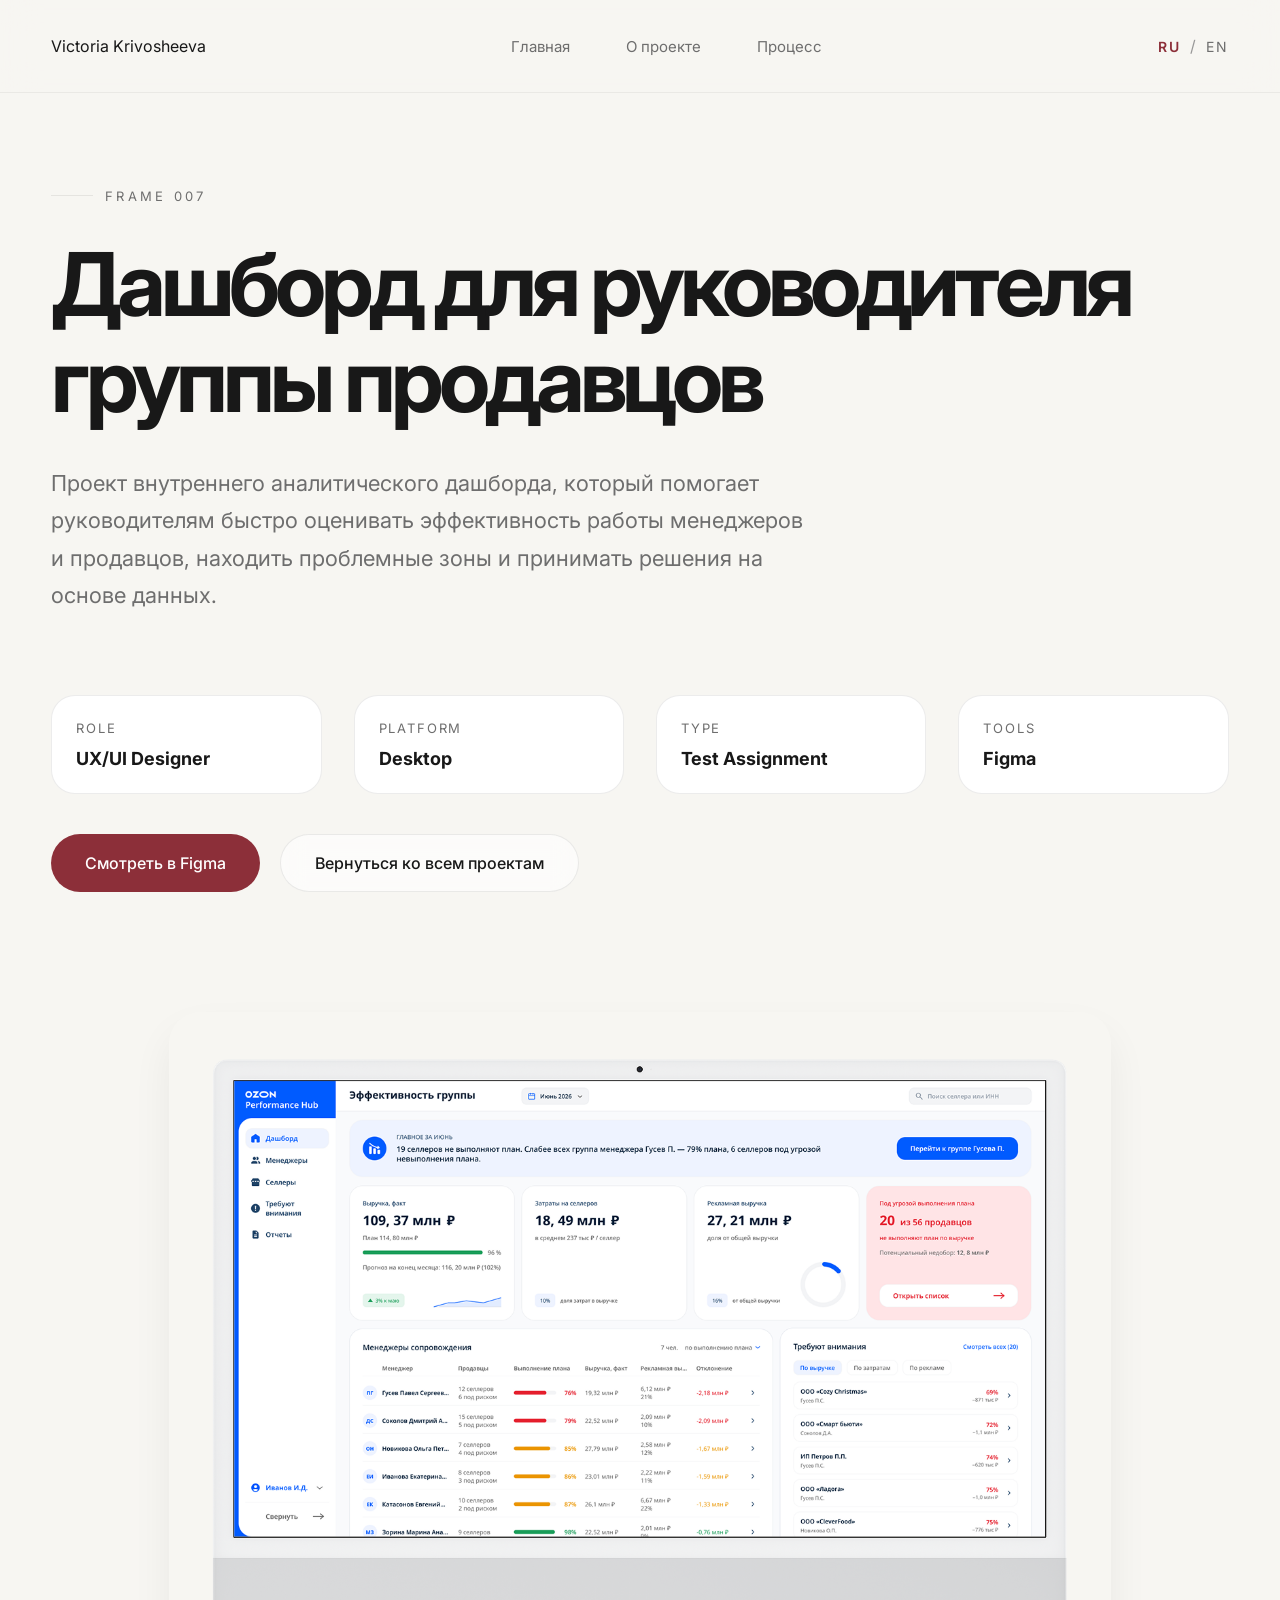
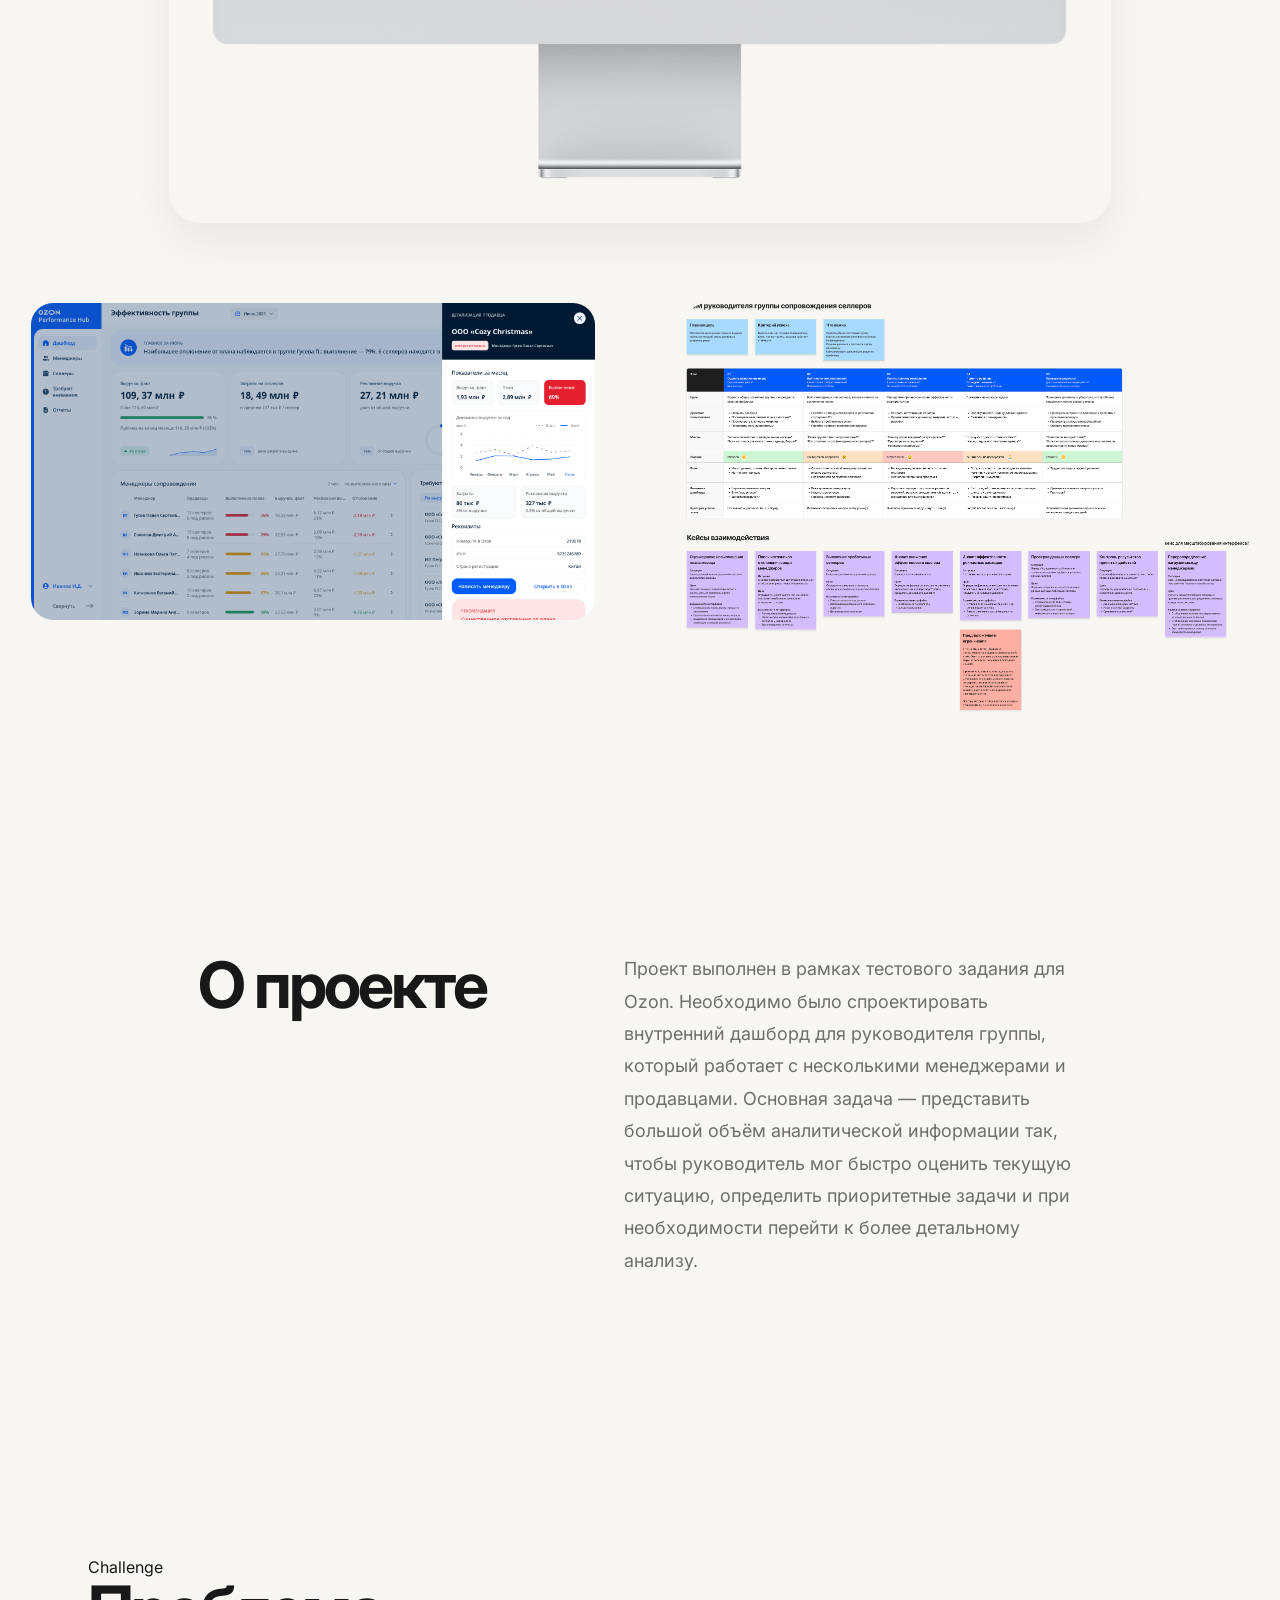
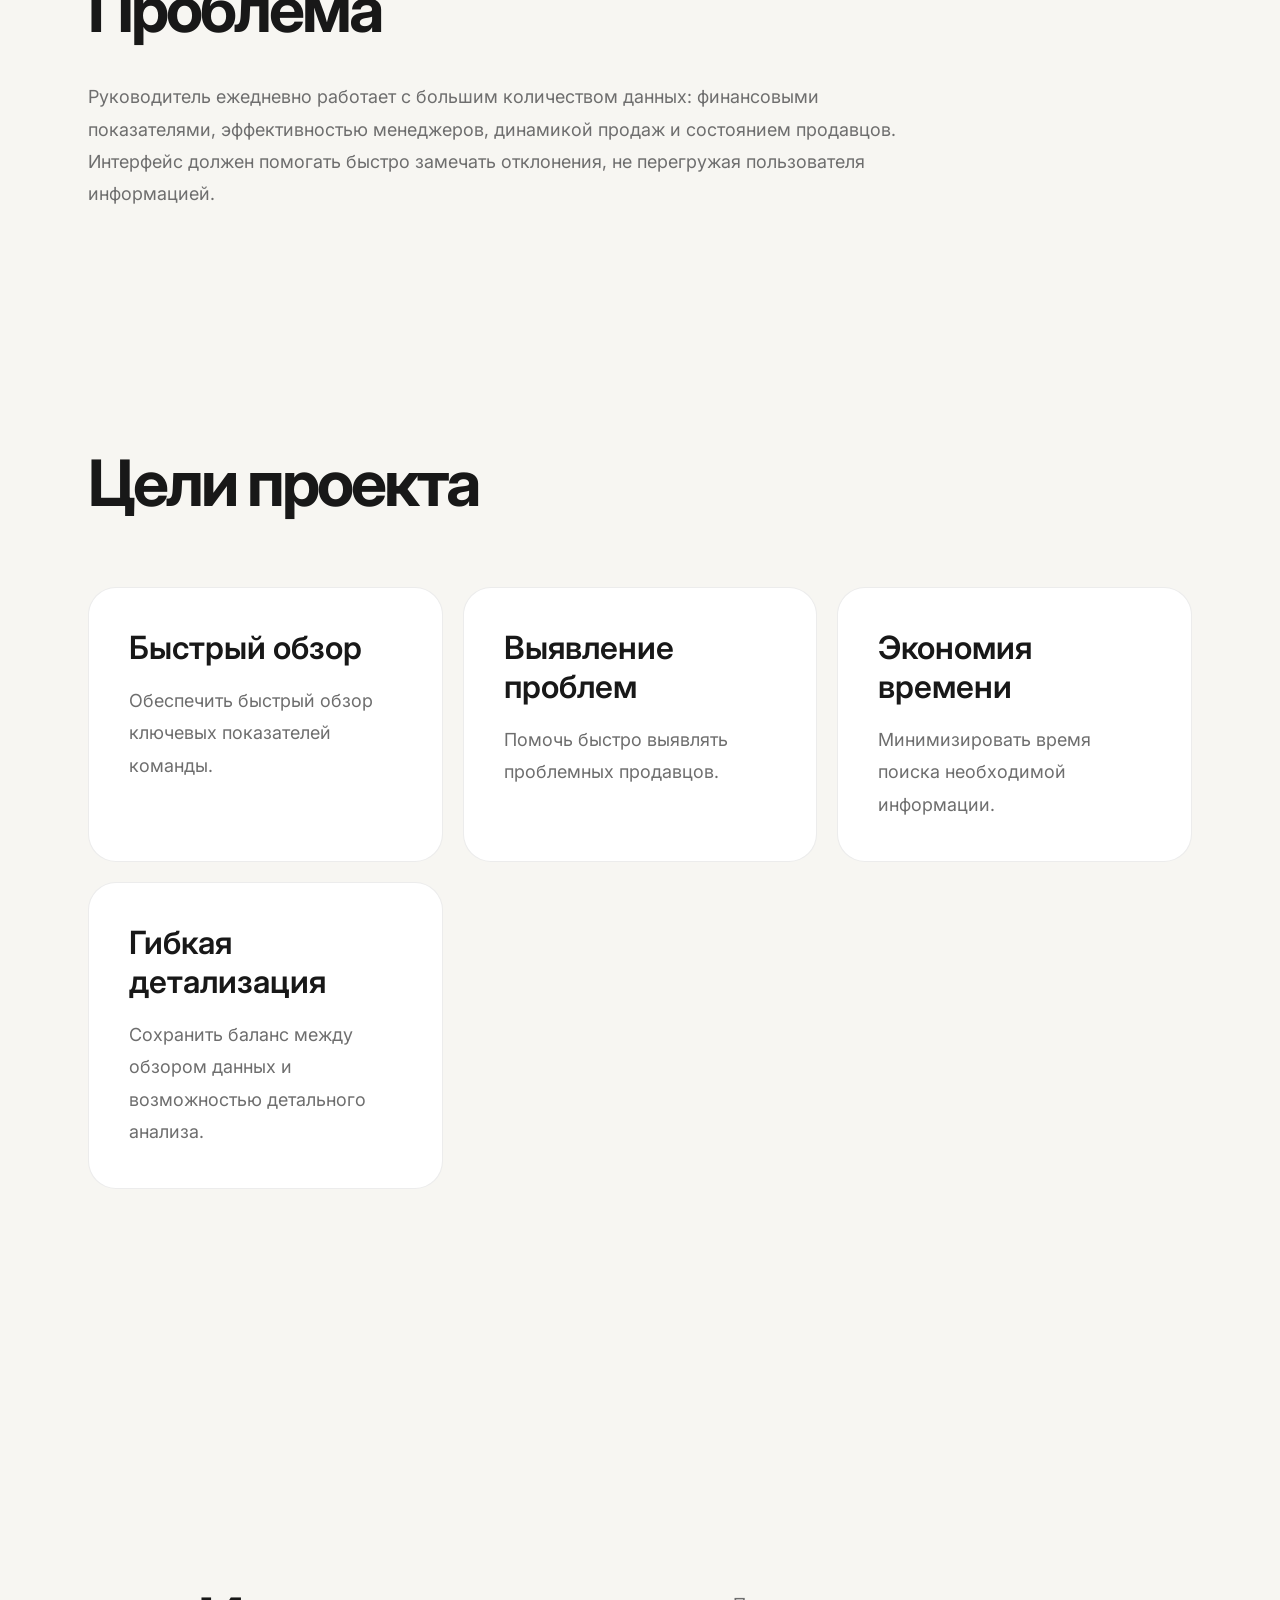
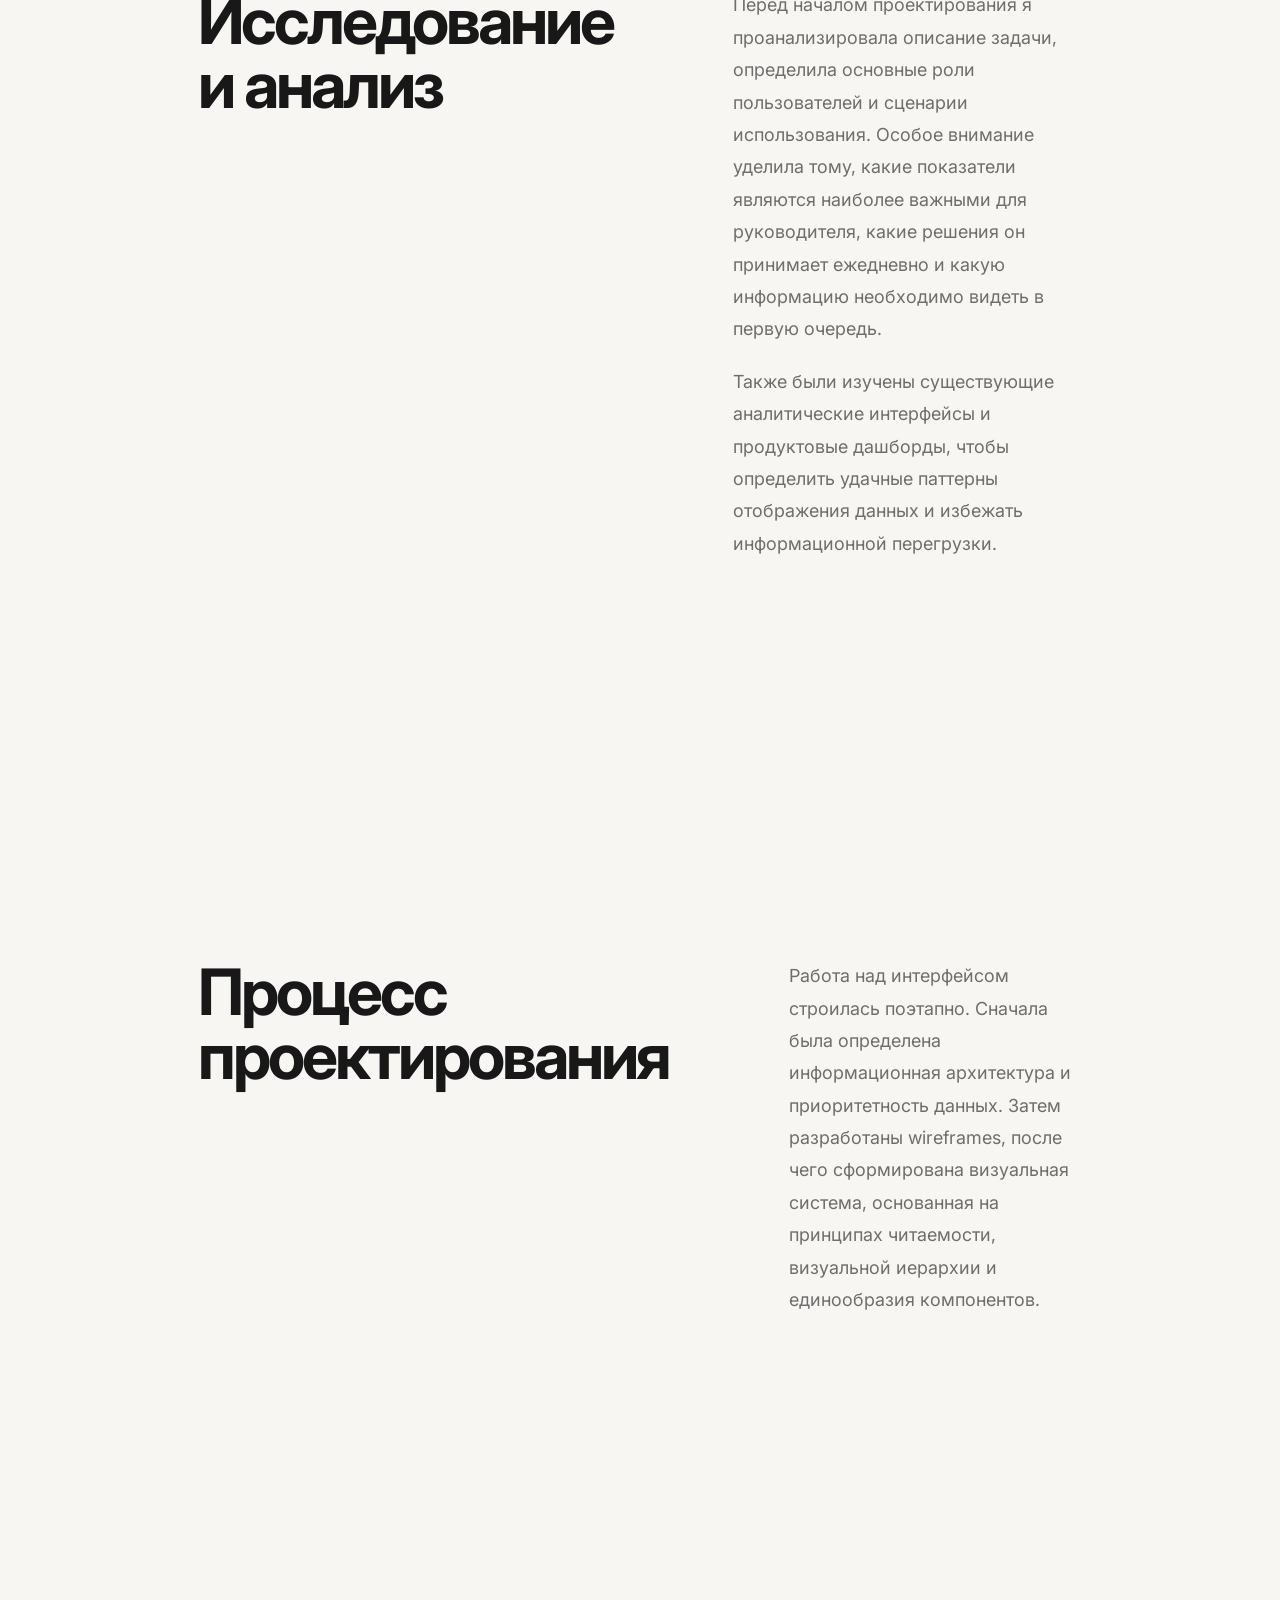
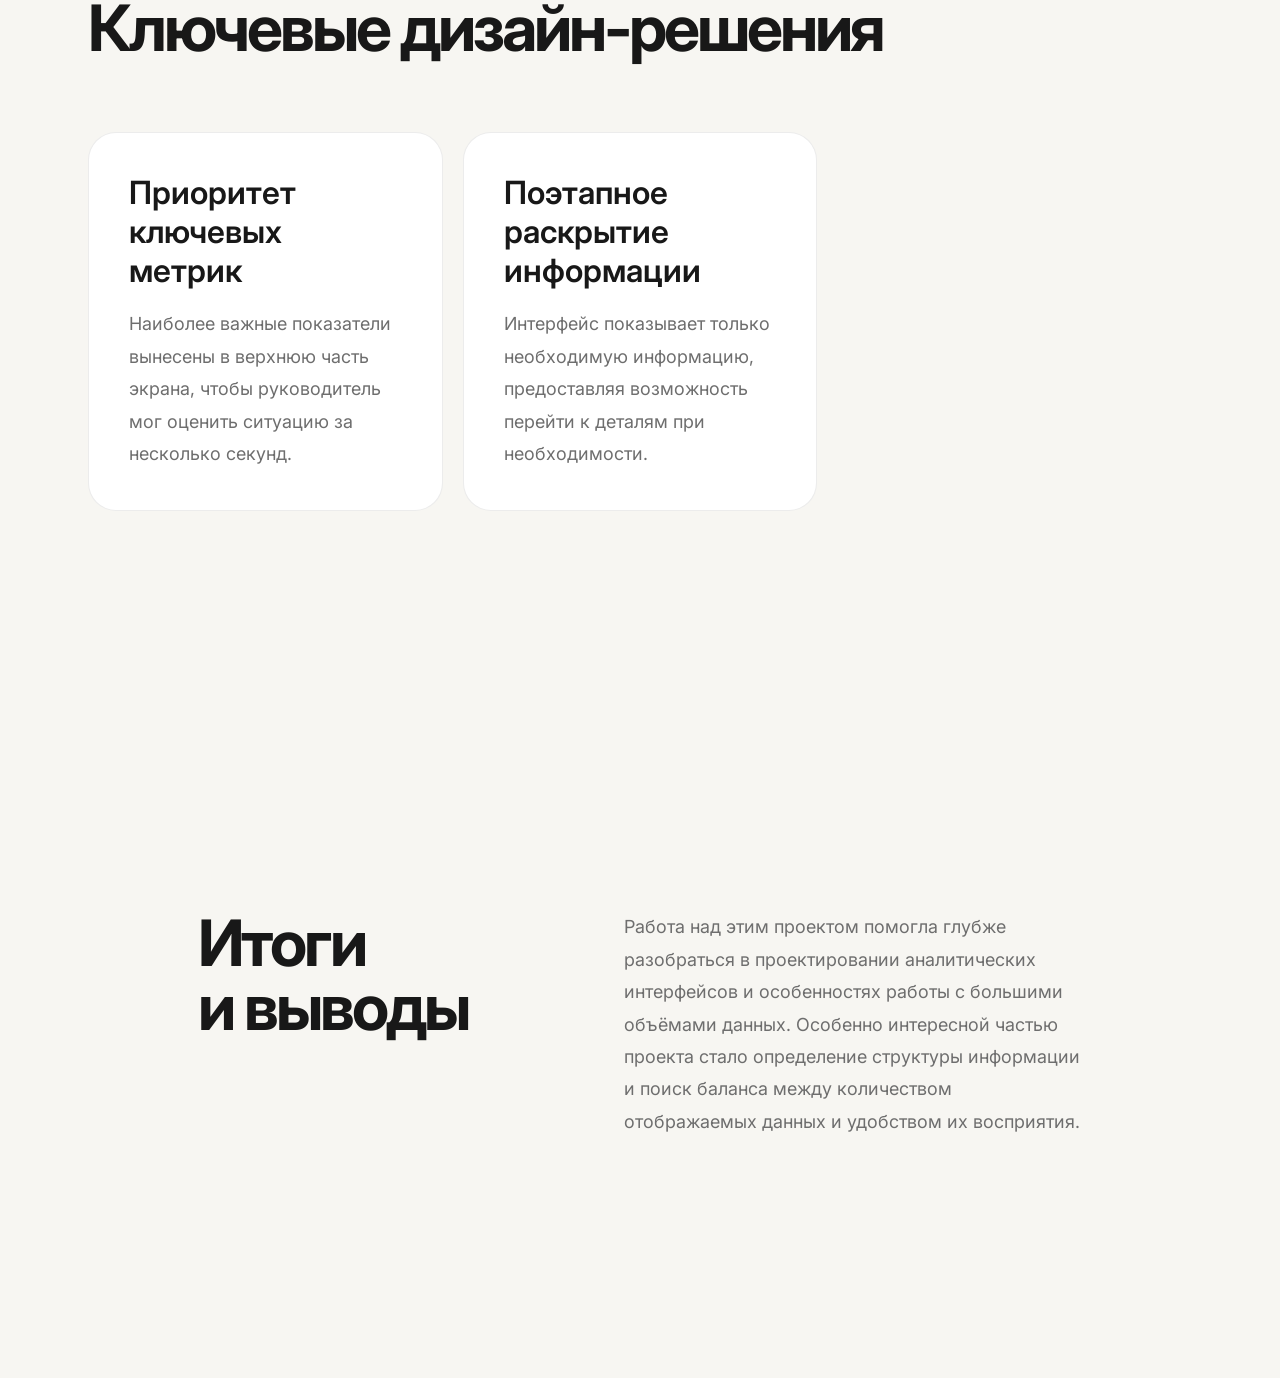
<file: pages/dashboard-ozon.html>
<!DOCTYPE html>
<html lang="en">

<head>

    <meta charset="UTF-8">

    <meta name="viewport" content="width=device-width, initial-scale=1.0">

    <title data-ru="Дашборд для руководителя группы продавцов" data-en="Dashboard for Seller Group Managers">
        Scheduled Payments — Victoria Krivosheeva
    </title>

    <link rel="preconnect" href="https://fonts.googleapis.com">

    <link rel="preconnect" href="https://fonts.gstatic.com" crossorigin>

    <link href="https://fonts.googleapis.com/css2?family=Inter:wght@300;400;500;600;700&display=swap" rel="stylesheet">

    <link rel="stylesheet" href="../styles.css">

    <script src="../script.js" defer></script>

</head>

<body>

    <header class="header">

        <div class="container">

            <nav class="navbar">

                <a href="../index.html" class="logo">

                    Victoria Krivosheeva

                </a>

                <ul class="nav-links">

                    <li>

                        <a href="../index.html" data-ru="Главная" data-en="Home">

                            Home

                        </a>

                    </li>

                    <li>

                        <a href="#overview" data-ru="О проекте" data-en="Overview">

                            Overview

                        </a>

                    </li>

                    <li>

                        <a href="#process" data-ru="Процесс" data-en="Process">

                            Process

                        </a>

                    </li>

                </ul>

                <div class="language-switch">

                    <button class="lang-btn active" data-lang="ru">

                        RU

                    </button>

                    <span>/</span>

                    <button class="lang-btn" data-lang="en">

                        EN

                    </button>

                </div>

            </nav>

        </div>

    </header>

    <main>

        <section class="case-hero">

            <div class="container">

                <span class="frame-label">

                    FRAME 007

                </span>

                <h1 data-ru="Дашборд для руководителя группы продавцов" data-en="Dashboard for Seller Group Managers">

                    Scheduled Payments

                </h1>

                <p class="case-subtitle"
                    data-ru="Проект внутреннего аналитического дашборда, который помогает руководителям быстро оценивать эффективность работы менеджеров и продавцов, находить проблемные зоны и принимать решения на основе данных."
                    data-en="An internal analytics dashboard designed to help managers monitor team performance, identify problem areas and make data-driven decisions.">

                    Planning future payments
                    inside a mobile banking app.

                    A UX/UI concept focused on
                    reducing cognitive load and
                    making financial planning
                    more predictable.

                </p>

                <div class="case-meta">

                    <div>

                        <span>

                            Role

                        </span>

                        <strong>

                            UX/UI Designer

                        </strong>

                    </div>

                    <div>

                        <span>

                            Platform

                        </span>

                        <strong>

                            Desktop

                        </strong>

                    </div>

                    <div>

                        <span>

                            Type

                        </span>

                        <strong>

                            Test Assignment

                        </strong>

                    </div>

                    <div>

                        <span>

                            Tools

                        </span>

                        <strong>

                            Figma

                        </strong>

                    </div>

                </div>

                <div class="case-actions">

                    <div class="hero-buttons">
                        <a href="https://www.figma.com/design/GTuFgXAZebuacsZY5WfQGH/%D0%A2%D0%B5%D1%81%D1%82%D0%BE%D0%B2%D0%BE%D0%B5-%D0%B7%D0%B0%D0%B4%D0%B0%D0%BD%D0%B8%D0%B5_Ozon_%D1%81%D1%82%D0%B0%D0%B6%D0%B5%D1%80-UX-UI_%D0%9A%D1%80%D0%B8%D0%B2%D0%BE%D1%88%D0%B5%D0%B5%D0%B2%D0%B0-%D0%92%D0%94?node-id=1-73&t=fdLE984gN2TOfIs9-1" class="btn btn-primary" data-ru="Смотреть в Figma"
                            data-en="View Project in Figma">

                            Смотреть в Figma

                        </a>

                        <a href="../index.html#projects" class="btn btn-secondary" data-ru="Вернуться ко всем проектам"
                            data-en="All Projects">

                            ← Все проекты

                        </a>
                    </div>

                </div>

            </div>

        </section>

        <section class="hero-cover">

            <div class="container">

                <img src="../assets/case3-1.png" alt="Scheduled Payments">

            </div>

        </section>

        <section class="gallery">

            <img src="../assets/Dashboard Screen with popup.png" alt="">

            <img src="../assets/cjm.png" alt="">

        </section>

        <section class="overview" id="overview">

            <div class="container">

                <div class="overview-grid">

                    <div>

                        <h2 data-ru="О проекте" data-en="Overview">

                            Overview

                        </h2>

                    </div>

                    <div>

                        <p data-ru="Проект выполнен в рамках тестового задания для Ozon. Необходимо было спроектировать внутренний дашборд для руководителя группы, который работает с несколькими менеджерами и продавцами. Основная задача — представить большой объём аналитической информации так, чтобы руководитель мог быстро оценить текущую ситуацию, определить приоритетные задачи и при необходимости перейти к более детальному анализу."
                            data-en="This project was completed as part of a design challenge for Ozon. The task was to create an internal dashboard for a group manager overseeing multiple account managers and sellers. The goal was to present a large amount of analytical data in a way that supports quick decision-making while allowing deeper exploration when needed.">

                            The goal of this project was
                            to redesign the experience of
                            scheduled payments within a
                            mobile banking application.

                            The solution focused on
                            helping users understand
                            upcoming transactions,
                            manage recurring payments
                            and reduce uncertainty
                            before money is withdrawn.

                        </p>

                    </div>

                </div>

            </div>

        </section>

        <section class="challenge">

            <div class="container">

                <span class="section-label">

                    Challenge

                </span>

                <h2 data-ru="Проблема" data-en="The problem">

                    The Problem

                </h2>

                <p data-ru="Руководитель ежедневно работает с большим количеством данных: финансовыми показателями, эффективностью менеджеров, динамикой продаж и состоянием продавцов. Интерфейс должен помогать быстро замечать отклонения, не перегружая пользователя информацией."
                    data-en="Managers work with large volumes of operational and financial data every day. The interface needed to highlight important changes and performance issues without overwhelming users with information.">

                    Users often forget about
                    future payments.

                    The existing flow provided
                    limited visibility into
                    upcoming transactions,
                    making it difficult to plan
                    expenses and avoid mistakes.

                </p>

            </div>

        </section>

        <section class="goals">

            <div class="container">

                <h2 data-ru="Цели проекта" data-en="Goals">

                    Goals

                </h2>

                <div class="goals-grid">

                    <div class="goal-card">

                        <h3 data-ru="Быстрый обзор"
data-en="Quick Overview">

                            Increase visibility

                        </h3>

                        <p data-ru="Обеспечить быстрый обзор ключевых показателей команды."
                            data-en="Provide a clear overview of key team metrics.">

                            Show upcoming payments
                            clearly.

                        </p>

                    </div>

                    <div class="goal-card">

                        <h3 data-ru="Выявление проблем"
data-en="Identify Issues">

                            Reduce mistakes

                        </h3>

                        <p data-ru="Помочь быстро выявлять проблемных продавцов."
                            data-en="Help managers quickly identify underperforming sellers.">

                            Help users understand
                            what will happen before
                            confirmation.

                        </p>

                    </div>

                    <div class="goal-card" >

                        <h3 data-ru="Экономия времени"
data-en="Save Time">

                            Improve planning

                        </h3>

                        <p data-ru="Минимизировать время поиска необходимой информации."
                            data-en="Reduce the time required to find relevant information.">

                            Support financial planning
                            through better interaction.

                        </p>

                    </div>

                    <div class="goal-card">

                        <h3 data-ru="Гибкая детализация"
data-en="Flexible Drill-down">

                            Improve planning

                        </h3>

                        <p data-ru="Сохранить баланс между обзором данных и возможностью детального анализа."
                            data-en="Balance high-level monitoring with access to detailed insights.">

                            Support financial planning
                            through better interaction.

                        </p>

                    </div>

                </div>

            </div>

        </section>

        <section class="overview" id="process">

            <div class="container">

                <div class="overview-grid">

                    <div>

                        <h2 data-ru="Исследование и анализ" data-en="Research">

                            Overview

                        </h2>

                    </div>

                    <div>

                        <p data-ru="Перед началом проектирования я проанализировала описание задачи, определила основные роли пользователей и сценарии использования. Особое внимание уделила тому, какие показатели являются наиболее важными для руководителя, какие решения он принимает ежедневно и какую информацию необходимо видеть в первую очередь."
                            data-en="Before designing the interface, I analyzed the task description, identified key user roles and explored typical workflows. I focused on understanding which metrics are most important for managers and how information should be prioritized to support daily decision-making.">

                            The goal of this project was
                            to redesign the experience of
                            scheduled payments within a
                            mobile banking application.

                            The solution focused on
                            helping users understand
                            upcoming transactions,
                            manage recurring payments
                            and reduce uncertainty
                            before money is withdrawn.

                        </p><br>
                        <p data-ru="Также были изучены существующие аналитические интерфейсы и продуктовые дашборды, чтобы определить удачные паттерны отображения данных и избежать информационной перегрузки."
                            data-en="I also reviewed existing analytics dashboards to identify effective visualization patterns and reduce cognitive load.">
                            The goal of this project was
                            to redesign the experience of
                            scheduled payments within a
                            mobile banking application.

                            The solution focused on
                            helping users understand
                            upcoming transactions,
                            manage recurring payments
                            and reduce uncertainty
                            before money is withdrawn.

                        </p>

                    </div>

                </div>

            </div>

        </section>

        <section class="overview" id="research">

            <div class="container">

                <div class="overview-grid">

                    <div>

                        <h2 data-ru="Процесс проектирования" data-en="Design Process">

                            Overview

                        </h2>

                    </div>

                    <div>

                        <p data-ru="Работа над интерфейсом строилась поэтапно. Сначала была определена информационная архитектура и приоритетность данных. Затем разработаны wireframes, после чего сформирована визуальная система, основанная на принципах читаемости, визуальной иерархии и единообразия компонентов."
                            data-en="The interface was developed iteratively. I first defined the information architecture and content hierarchy, then created wireframes before moving on to the visual design. The final interface focuses on readability, consistency and a clear visual hierarchy.">
                            The goal of this project was
                            to redesign the experience of
                            scheduled payments within a
                            mobile banking application.

                        </p>

                    </div>

                </div>

            </div>

        </section>

        <section class="goals">

            <div class="container">

                <h2 data-ru="Ключевые дизайн-решения" data-en="Key Design Decisions">

                    Goals

                </h2>

                <div class="goals-grid">

                    <div class="goal-card">

                        <h3 data-ru="Приоритет ключевых метрик" data-en="Prioritizing Key Metrics">

                            Increase visibility

                        </h3>

                        <p data-ru="Наиболее важные показатели вынесены в верхнюю часть экрана, чтобы руководитель мог оценить ситуацию за несколько секунд."
                            data-en="Critical metrics are placed at the top of the interface, allowing managers to understand the overall situation within seconds.">

                            Show upcoming payments
                            clearly.

                        </p>

                    </div>

                    <div class="goal-card">

                        <h3 data-ru="Поэтапное раскрытие информации" data-en="Progressive Disclosure">

                            Reduce mistakes

                        </h3>

                        <p data-ru="Интерфейс показывает только необходимую информацию, предоставляя возможность перейти к деталям при необходимости."
                            data-en="The interface presents only essential information first while allowing users to access detailed data when needed.">

                            Help users understand
                            what will happen before
                            confirmation.

                        </p>

                    </div>

                </div>

        </section>

        <section class="overview" id="research">

            <div class="container">

                <div class="overview-grid">

                    <div>

                        <h2 data-ru="Итоги и&nbsp;выводы" data-en="Conclusions">

                            Overview

                        </h2>

                    </div>

                    <div>

                        <p data-ru="Работа над этим проектом помогла глубже разобраться в проектировании аналитических интерфейсов и особенностях работы с большими объёмами данных. Особенно интересной частью проекта стало определение структуры информации и поиск баланса между количеством отображаемых данных и удобством их восприятия."
                            data-en="This project strengthened my understanding of dashboard design and data visualization. The most valuable part of the process was balancing information density with usability while supporting efficient decision-making.">
                            The goal of this project was
                            to redesign the experience of
                            scheduled payments within a
                            mobile banking application.

                        </p>

                    </div>

                </div>

            </div>

        </section>

    </main>
</body>

</html>
</file>
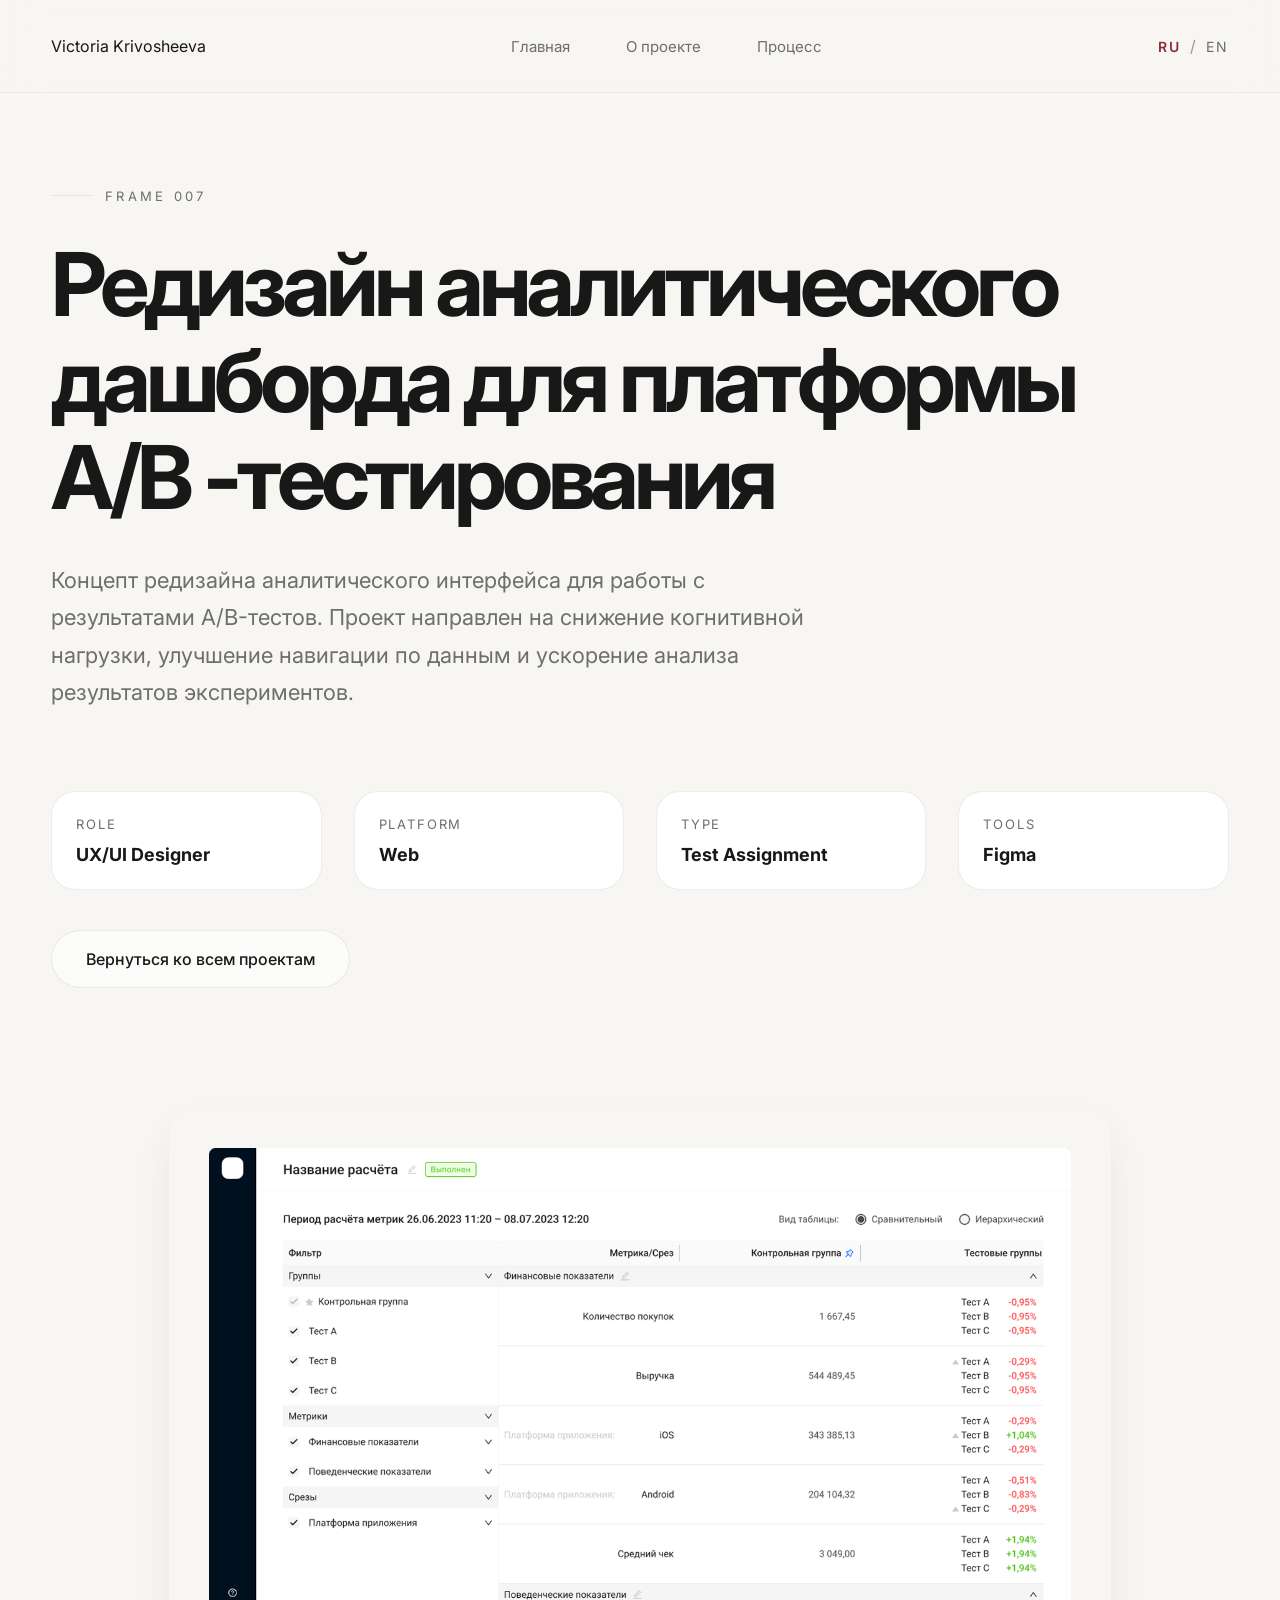
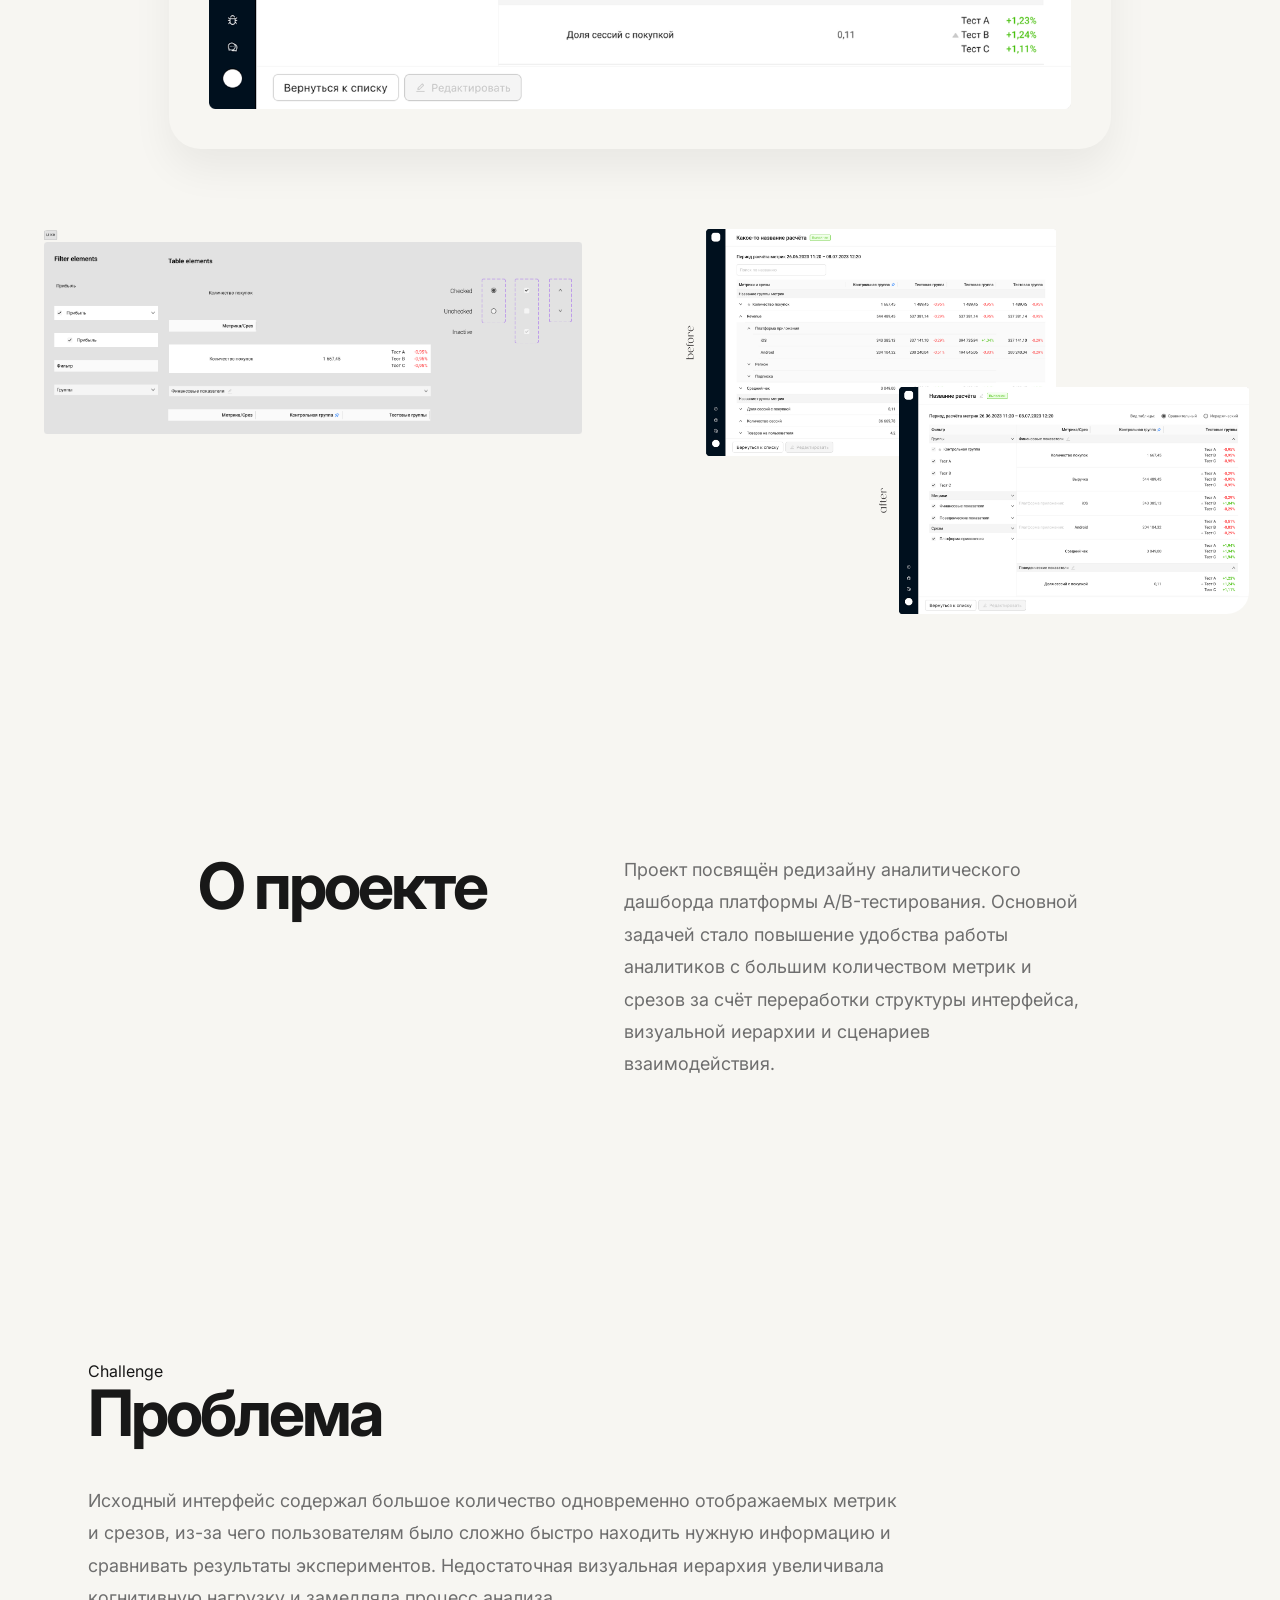
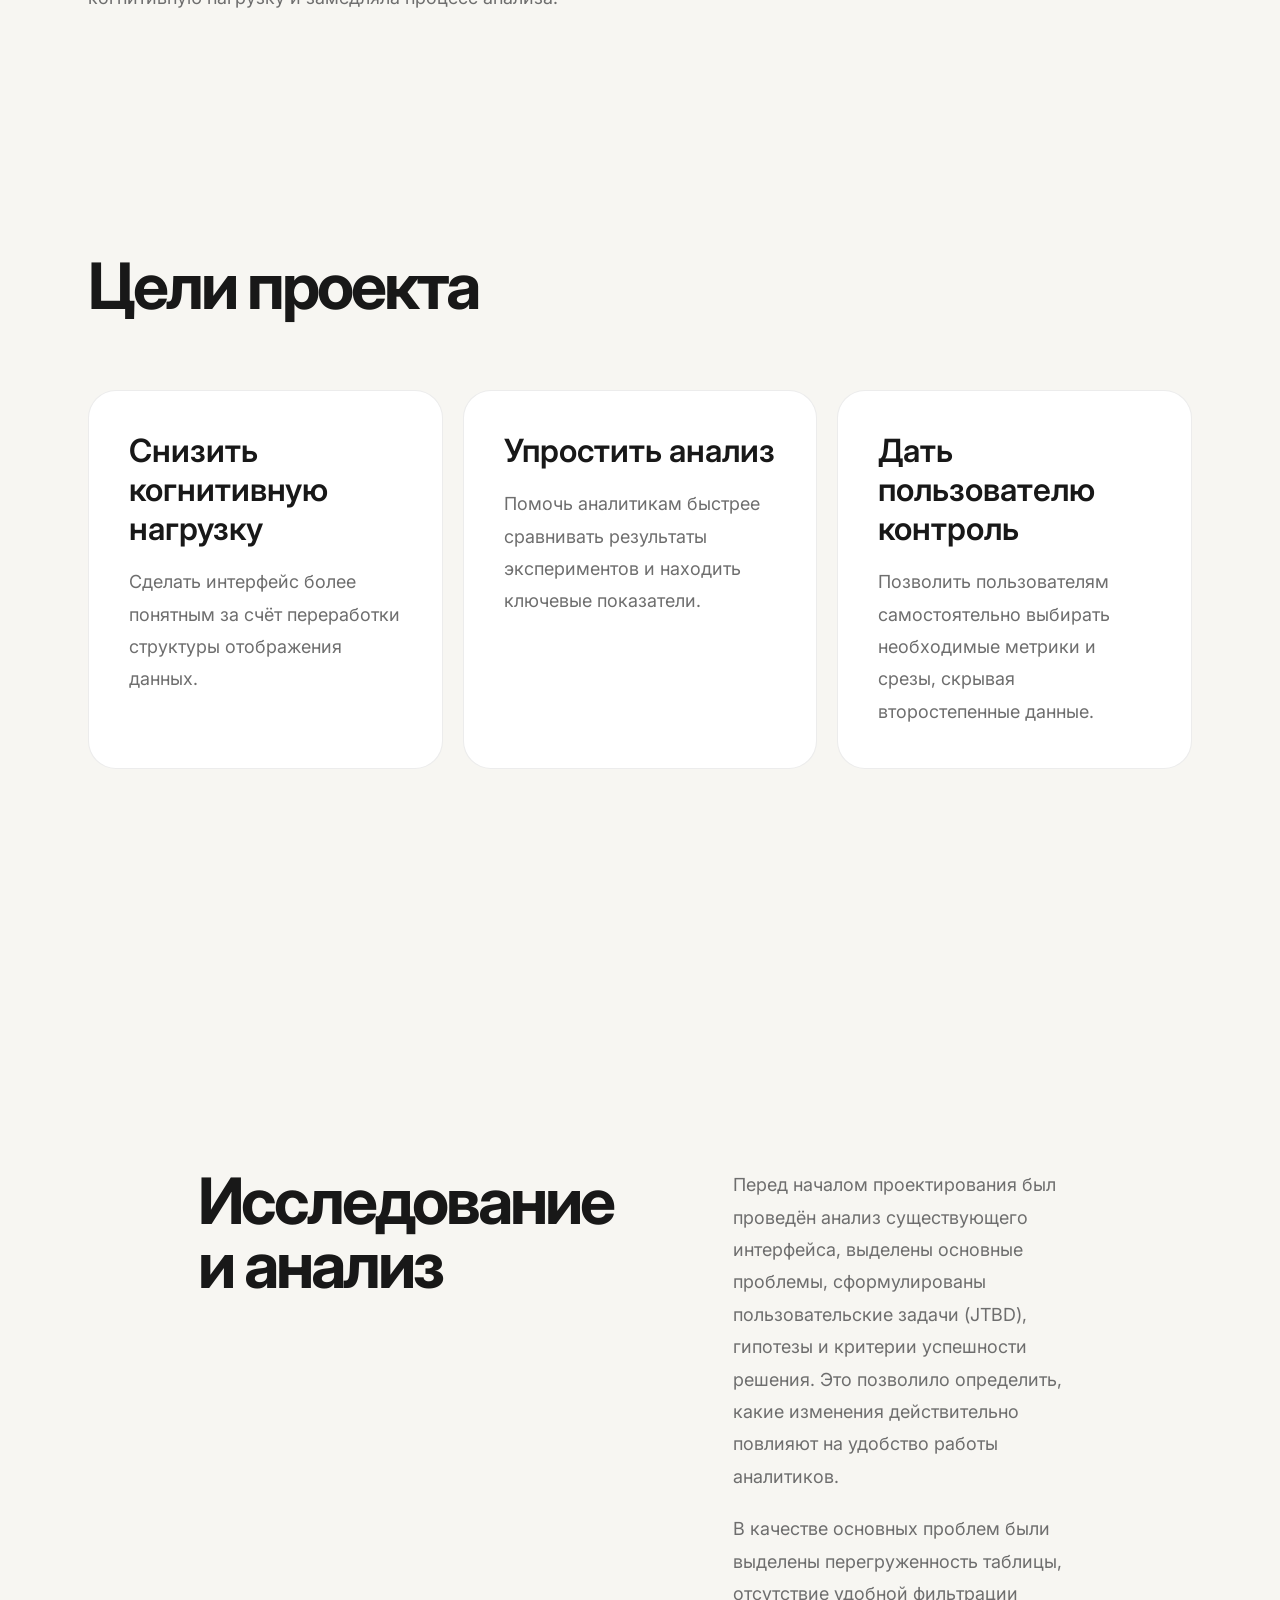
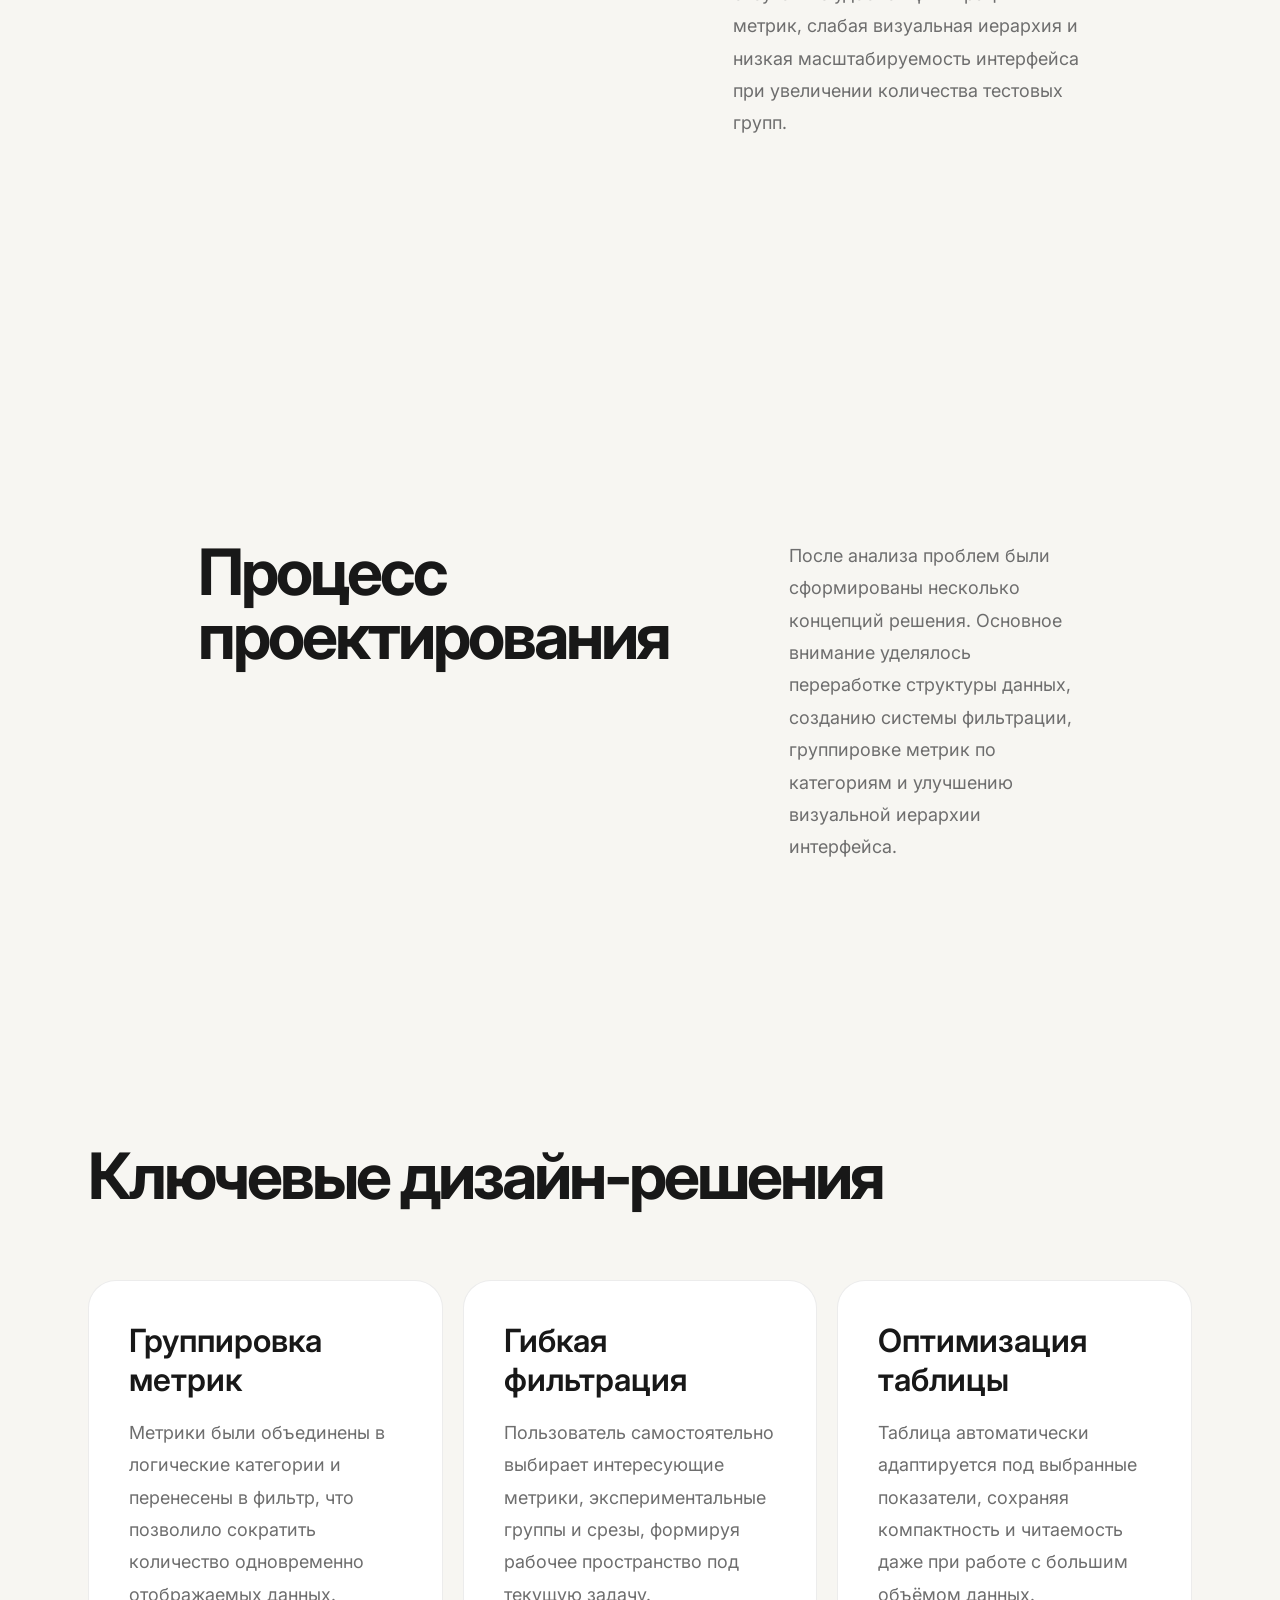
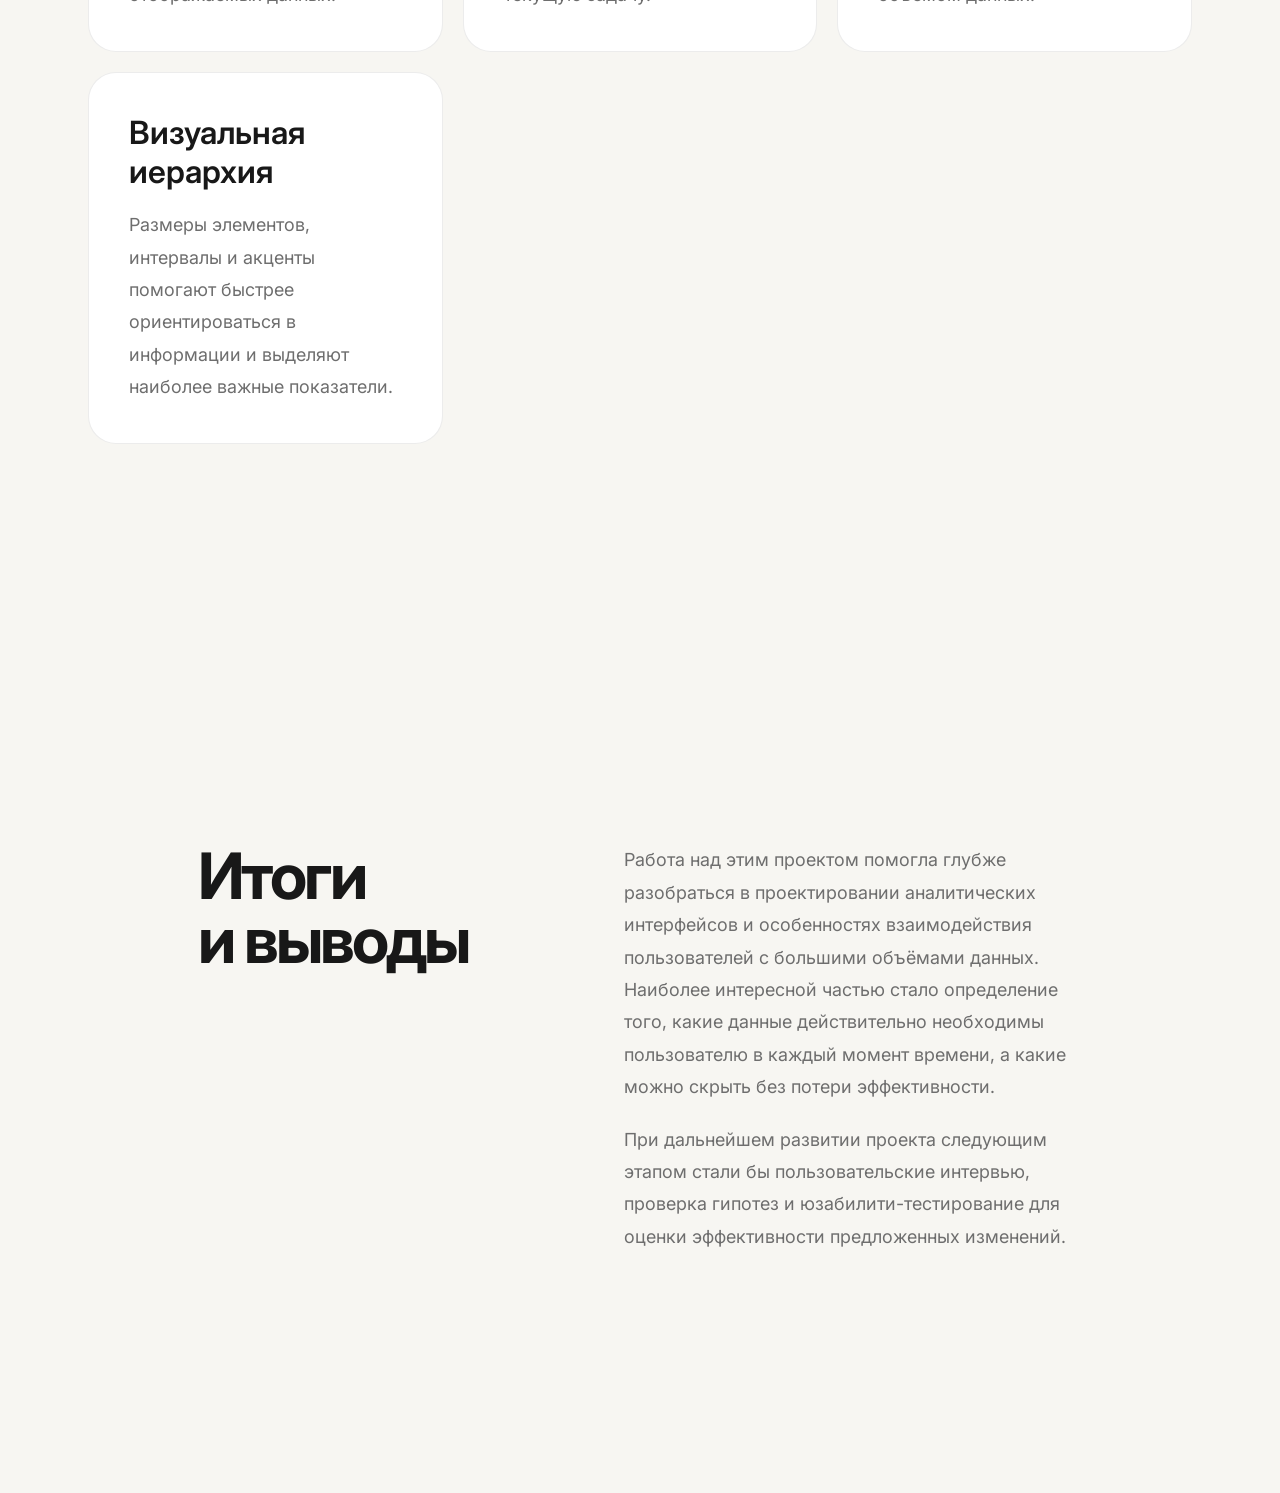
<file: pages/dashboard-yandex.html>
<!DOCTYPE html>
<html lang="en">

<head>

    <meta charset="UTF-8">

    <meta name="viewport" content="width=device-width, initial-scale=1.0">

    <title data-ru="Дашборд для руководителя группы продавцов" data-en="Dashboard for Seller Group Managers">
        Scheduled Payments — Victoria Krivosheeva
    </title>

    <link rel="preconnect" href="https://fonts.googleapis.com">

    <link rel="preconnect" href="https://fonts.gstatic.com" crossorigin>

    <link href="https://fonts.googleapis.com/css2?family=Inter:wght@300;400;500;600;700&display=swap" rel="stylesheet">

    <link rel="stylesheet" href="../styles.css">

    <script src="../script.js" defer></script>

</head>

<body>

    <header class="header">

        <div class="container">

            <nav class="navbar">

                <a href="../index.html" class="logo">

                    Victoria Krivosheeva

                </a>

                <ul class="nav-links">

                    <li>

                        <a href="../index.html" data-ru="Главная" data-en="Home">

                            Home

                        </a>

                    </li>

                    <li>

                        <a href="#overview" data-ru="О проекте" data-en="Overview">

                            Overview

                        </a>

                    </li>

                    <li>

                        <a href="#process" data-ru="Процесс" data-en="Process">

                            Process

                        </a>

                    </li>

                </ul>

                <div class="language-switch">

                    <button class="lang-btn active" data-lang="ru">

                        RU

                    </button>

                    <span>/</span>

                    <button class="lang-btn" data-lang="en">

                        EN

                    </button>

                </div>

            </nav>

        </div>

    </header>

    <main>

        <section class="case-hero">

            <div class="container">

                <span class="frame-label">

                    FRAME 007

                </span>

                <h1 data-ru="Редизайн аналитического дашборда для платформы A/B&nbsp;-тестирования"
                    data-en="Analytics Dashboard Redesign for an A/B Testing Platform">

                    Редизайн аналитического дашборда для платформы A/B-тестирования

                </h1>

                <p class="case-subtitle"
                    data-ru="Концепт редизайна аналитического интерфейса для работы с результатами A/B-тестов. Проект направлен на снижение когнитивной нагрузки, улучшение навигации по данным и ускорение анализа результатов экспериментов."
                    data-en="A redesign concept for an analytics dashboard used to analyze A/B testing results. The project focuses on reducing cognitive load, improving data navigation, and making experiment analysis faster and more intuitive.">

                </p>

                <div class="case-meta">

                    <div>

                        <span>

                            Role

                        </span>

                        <strong>

                            UX/UI Designer

                        </strong>

                    </div>

                    <div>

                        <span>

                            Platform

                        </span>

                        <strong>

                            Web

                        </strong>

                    </div>

                    <div>

                        <span>

                            Type

                        </span>

                        <strong>

                            Test Assignment

                        </strong>

                    </div>

                    <div>

                        <span>

                            Tools

                        </span>

                        <strong>

                            Figma

                        </strong>

                    </div>

                </div>

                <div class="case-actions">

                    <div class="hero-buttons">
                        <!--<a href="https://www.figma.com/..." class="btn btn-primary" data-ru="Смотреть в Figma"
                            data-en="View Project in Figma">

                            Смотреть в Figma

                        </a>-->

                        <a href="../index.html#projects" class="btn btn-secondary" data-ru="Вернуться ко всем проектам"
                            data-en="All Projects">

                            ← Все проекты

                        </a>
                    </div>

                </div>

            </div>

        </section>

        <section class="hero-cover">

            <div class="container">

                <img src="../assets/Таблица результатов_New 1.png" alt="Scheduled Payments">

            </div>

        </section>

        <section class="gallery">

            <img src="../assets/UI Kit.png" alt="">

            <img src="../assets/case4.png" alt="">

        </section>

        <section class="overview" id="overview">

            <div class="container">

                <div class="overview-grid">

                    <div>

                        <h2 data-ru="О проекте" data-en="Overview">

                            Overview

                        </h2>

                    </div>

                    <div>

                        <p data-ru="Проект посвящён редизайну аналитического дашборда платформы A/B-тестирования. Основной задачей стало повышение удобства работы аналитиков с большим количеством метрик и срезов за счёт переработки структуры интерфейса, визуальной иерархии и сценариев взаимодействия."
                            data-en="This project focuses on redesigning an analytics dashboard for an A/B testing platform. The primary goal was to improve the experience of working with large datasets by redesigning the information structure, visual hierarchy, and interaction patterns.">
                        </p>

                    </div>

                </div>

            </div>

        </section>

        <section class="challenge">

            <div class="container">

                <span class="section-label">

                    Challenge

                </span>

                <h2 data-ru="Проблема" data-en="The problem">

                    The Problem

                </h2>

                <p data-ru="Исходный интерфейс содержал большое количество одновременно отображаемых метрик и срезов, из-за чего пользователям было сложно быстро находить нужную информацию и сравнивать результаты экспериментов. Недостаточная визуальная иерархия увеличивала когнитивную нагрузку и замедляла процесс анализа."
                    data-en="The original interface displayed a large number of metrics and dimensions simultaneously, making it difficult for analysts to quickly find relevant information and compare experiment results. The lack of clear visual hierarchy increased cognitive load and slowed down decision-making.">
                </p>

            </div>

        </section>

        <section class="goals">

            <div class="container">

                <h2 data-ru="Цели проекта" data-en="Goals">

                    Goals

                </h2>

                <div class="goals-grid">

                    <div class="goal-card">

                        <h3 data-ru="Снизить когнитивную нагрузку" data-en="Reduce Cognitive Load">

                        </h3>

                        <p data-ru="Сделать интерфейс более понятным за счёт переработки структуры отображения данных."
                            data-en="Make the interface easier to understand by restructuring how data is presented.">
                        </p>

                    </div>

                    <div class="goal-card">

                        <h3 data-ru="Упростить анализ" data-en="Improve Data Analysis">

                        </h3>

                        <p data-ru="Помочь аналитикам быстрее сравнивать результаты экспериментов и находить ключевые показатели."
                            data-en="Help analysts compare experiment results and identify key metrics more efficiently.">
                        </p>

                    </div>

                    <div class="goal-card">

                        <h3 data-ru="Дать пользователю контроль" data-en="Increase User Control">

                        </h3>

                        <p data-ru="Позволить пользователям самостоятельно выбирать необходимые метрики и срезы, скрывая второстепенные данные."
                            data-en="Allow users to choose which metrics and dimensions to display while hiding unnecessary information.">
                        </p>

                    </div>

                </div>

            </div>

        </section>

        <section class="overview" id="process">

            <div class="container">

                <div class="overview-grid">

                    <div>

                        <h2 data-ru="Исследование и анализ" data-en="Research">

                            Overview

                        </h2>

                    </div>

                    <div>

                        <p data-ru="Перед началом проектирования был проведён анализ существующего интерфейса, выделены основные проблемы, сформулированы пользовательские задачи (JTBD), гипотезы и критерии успешности решения. Это позволило определить, какие изменения действительно повлияют на удобство работы аналитиков."
                            data-en="Before redesigning the interface, I analyzed the existing dashboard, identified usability issues, defined JTBD scenarios, formulated design hypotheses, and established success criteria. This helped prioritize improvements that would have the greatest impact on analysts' workflow.">
                        </p><br>
                        <p data-ru="В качестве основных проблем были выделены перегруженность таблицы, отсутствие удобной фильтрации метрик, слабая визуальная иерархия и низкая масштабируемость интерфейса при увеличении количества тестовых групп."
                            data-en="The key issues included overloaded tables, insufficient metric filtering, weak visual hierarchy, and poor scalability when working with multiple experiment groups.">
                        </p>

                    </div>

                </div>

            </div>

        </section>

        <section class="overview" id="research">

            <div class="container">

                <div class="overview-grid">

                    <div>

                        <h2 data-ru="Процесс проектирования" data-en="Design Process">

                            Overview

                        </h2>

                    </div>

                    <div>

                        <p data-ru="После анализа проблем были сформированы несколько концепций решения. Основное внимание уделялось переработке структуры данных, созданию системы фильтрации, группировке метрик по категориям и улучшению визуальной иерархии интерфейса."
                            data-en="Following the research phase, I explored multiple design concepts. The main focus was restructuring information, introducing flexible filtering, grouping related metrics, and improving the visual hierarchy of the dashboard.">
                        </p>

                    </div>

                </div>

            </div>

        </section>

        <section class="goals">

            <div class="container">

                <h2 data-ru="Ключевые дизайн-решения" data-en="Key Design Decisions">

                    Goals

                </h2>

                <div class="goals-grid">

                    <div class="goal-card">
                        <h3 data-ru="Группировка метрик" data-en="Metric Grouping">

                        </h3>
                        <p data-ru="Метрики были объединены в логические категории и перенесены в фильтр, что позволило сократить количество одновременно отображаемых данных."
                            data-en="Metrics were organized into logical categories and moved into a dedicated filter, reducing information overload and making the interface easier to scan.">
                        </p>

                    </div>

                    <div class="goal-card">
                        <h3 data-ru="Гибкая фильтрация" data-en="Flexible Filtering">

                        </h3>

                        <p data-ru="Пользователь самостоятельно выбирает интересующие метрики, экспериментальные группы и срезы, формируя рабочее пространство под текущую задачу."
                            data-en="Users can select the metrics, experiment groups, and dimensions relevant to their current analysis, creating a personalized workspace.">
                        </p>

                    </div>
                    <div class="goal-card">
                        <h3 data-ru="Оптимизация таблицы" data-en="Optimized Table Layout">

                        </h3>
                        <p data-ru="Таблица автоматически адаптируется под выбранные показатели, сохраняя компактность и читаемость даже при работе с большим объёмом данных."
                            data-en="The table dynamically adapts to selected metrics while maintaining readability, even when displaying large datasets.">
                        </p>

                    </div>

                    <div class="goal-card">
                        <h3 data-ru="Визуальная иерархия" data-en="Visual Hierarchy">

                        </h3>
                        <p data-ru="Размеры элементов, интервалы и акценты помогают быстрее ориентироваться в информации и выделяют наиболее важные показатели."
                            data-en="Typography, spacing, and visual emphasis guide users toward the most important information and improve scanning efficiency.">
                        </p>

                    </div>
                </div>

        </section>

        <section class="overview" id="research">

            <div class="container">

                <div class="overview-grid">

                    <div>

                        <h2 data-ru="Итоги и&nbsp;выводы" data-en="Conclusions">

                            Overview

                        </h2>

                    </div>

                    <div>

                        <p data-ru="Работа над этим проектом помогла глубже разобраться в проектировании аналитических интерфейсов и особенностях взаимодействия пользователей с большими объёмами данных. Наиболее интересной частью стало определение того, какие данные действительно необходимы пользователю в каждый момент времени, а какие можно скрыть без потери эффективности."
                            data-en="This project strengthened my understanding of analytics dashboard design and the challenges of working with data-heavy interfaces. The most valuable part was identifying which information should always remain visible and which could be progressively disclosed.">
                        </p><br>
                        <p data-ru="При дальнейшем развитии проекта следующим этапом стали бы пользовательские интервью, проверка гипотез и юзабилити-тестирование для оценки эффективности предложенных изменений."
                            data-en="If the project continued, the next step would be validating the proposed solutions through user interviews and usability testing.">
                        </p>

                    </div>

                </div>

            </div>

        </section>

    </main>
</body>

</html>
</file>
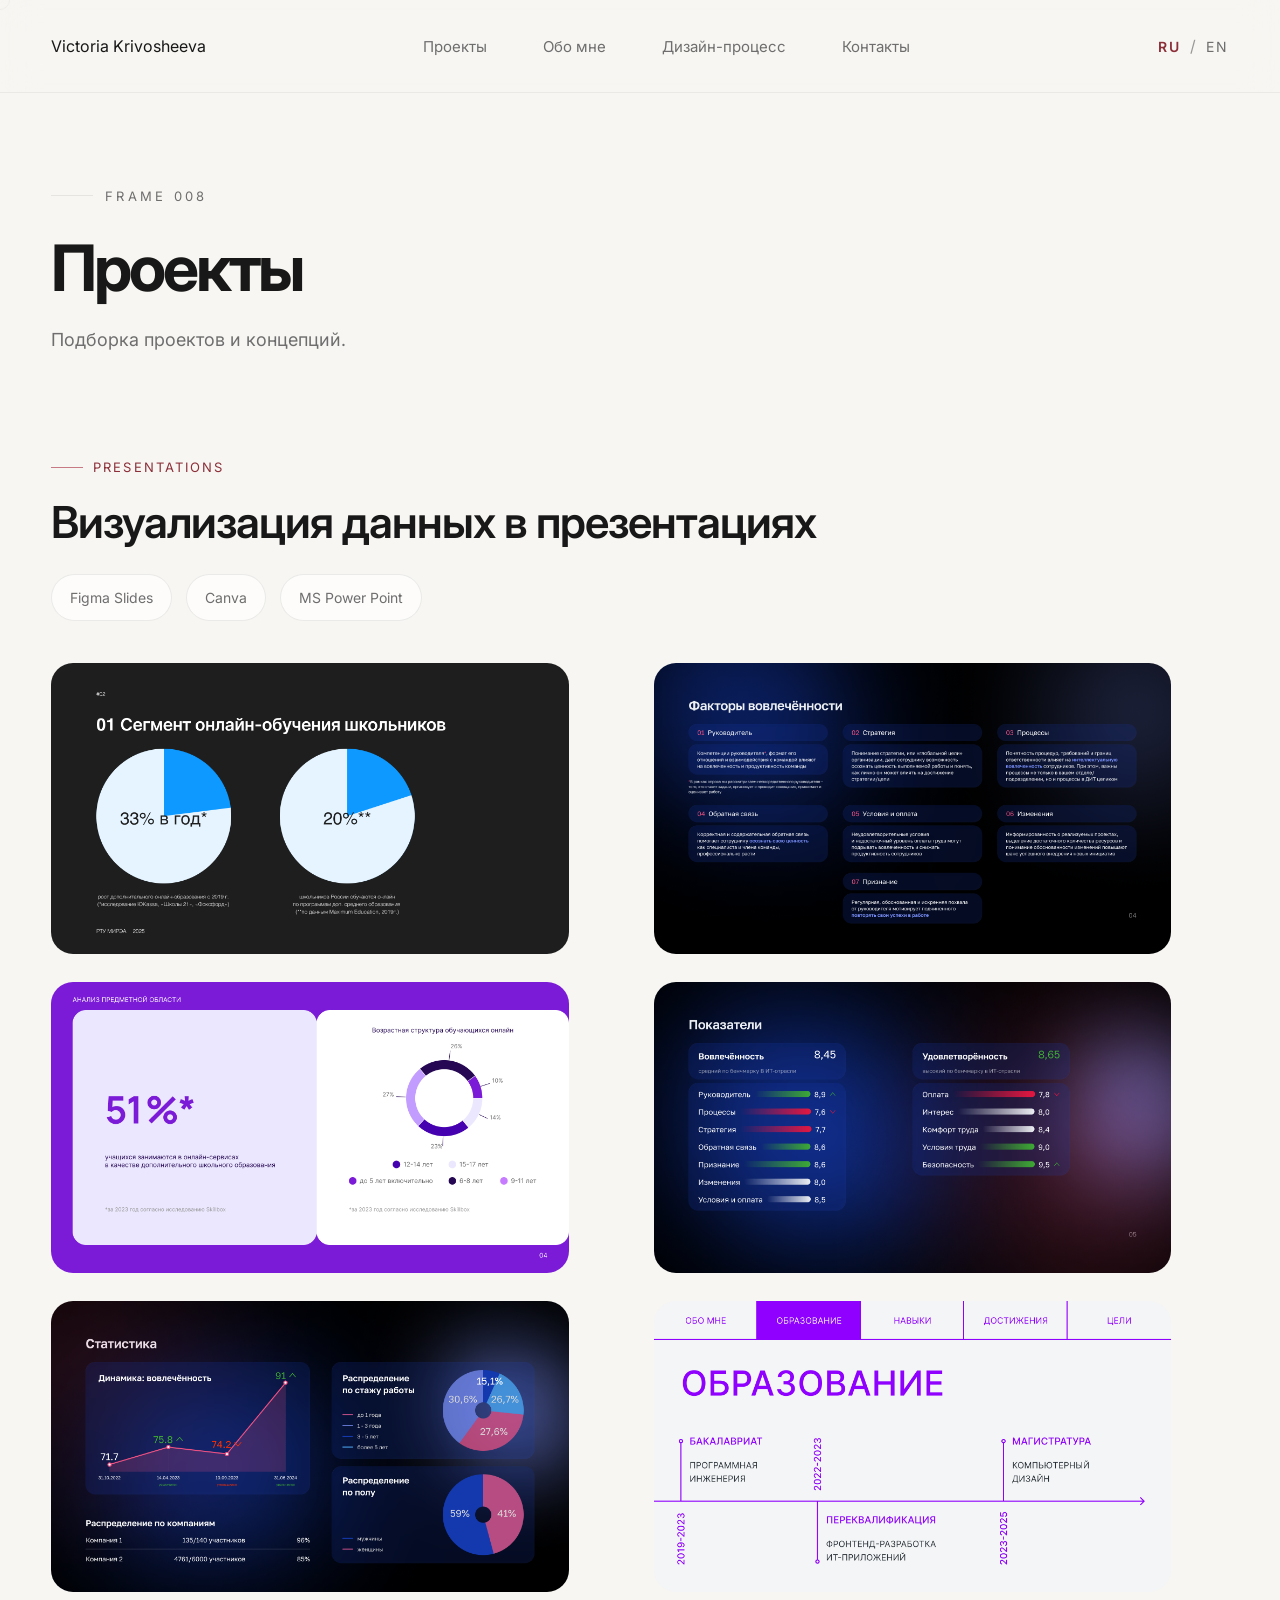
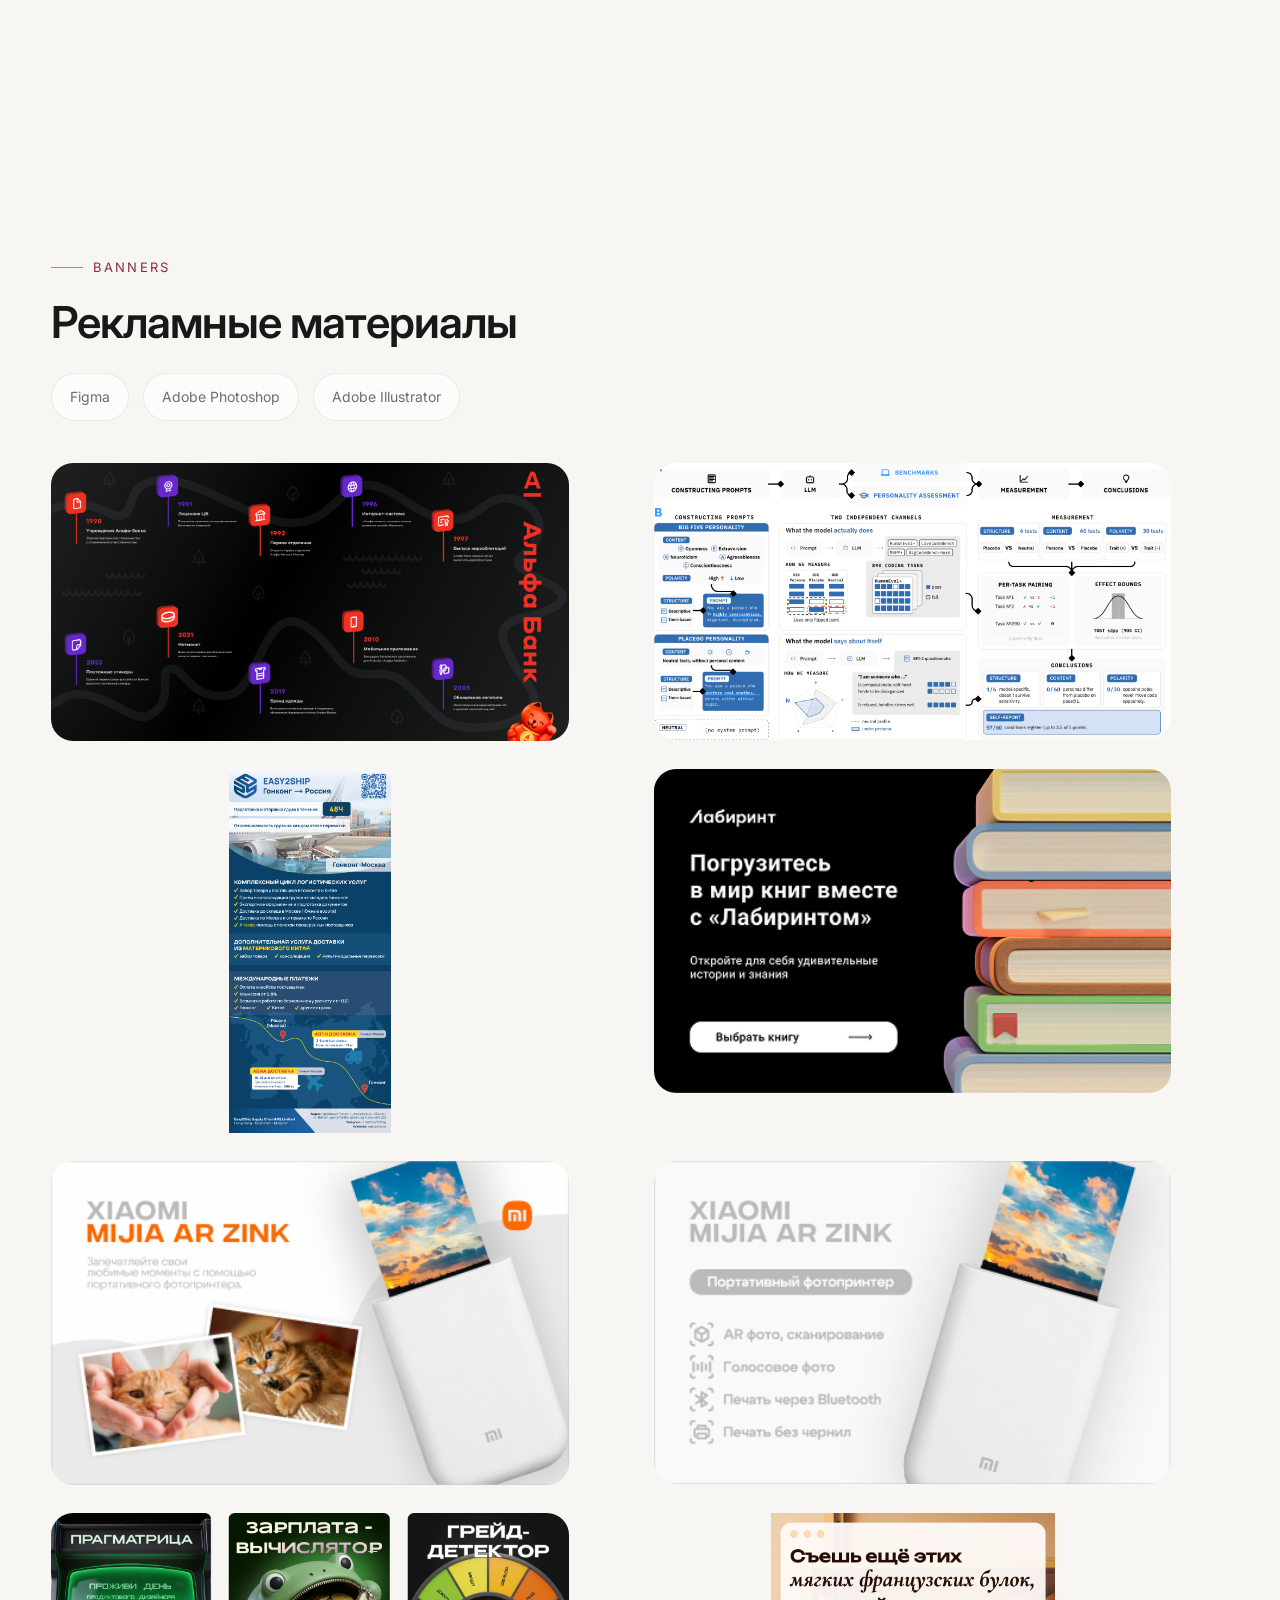
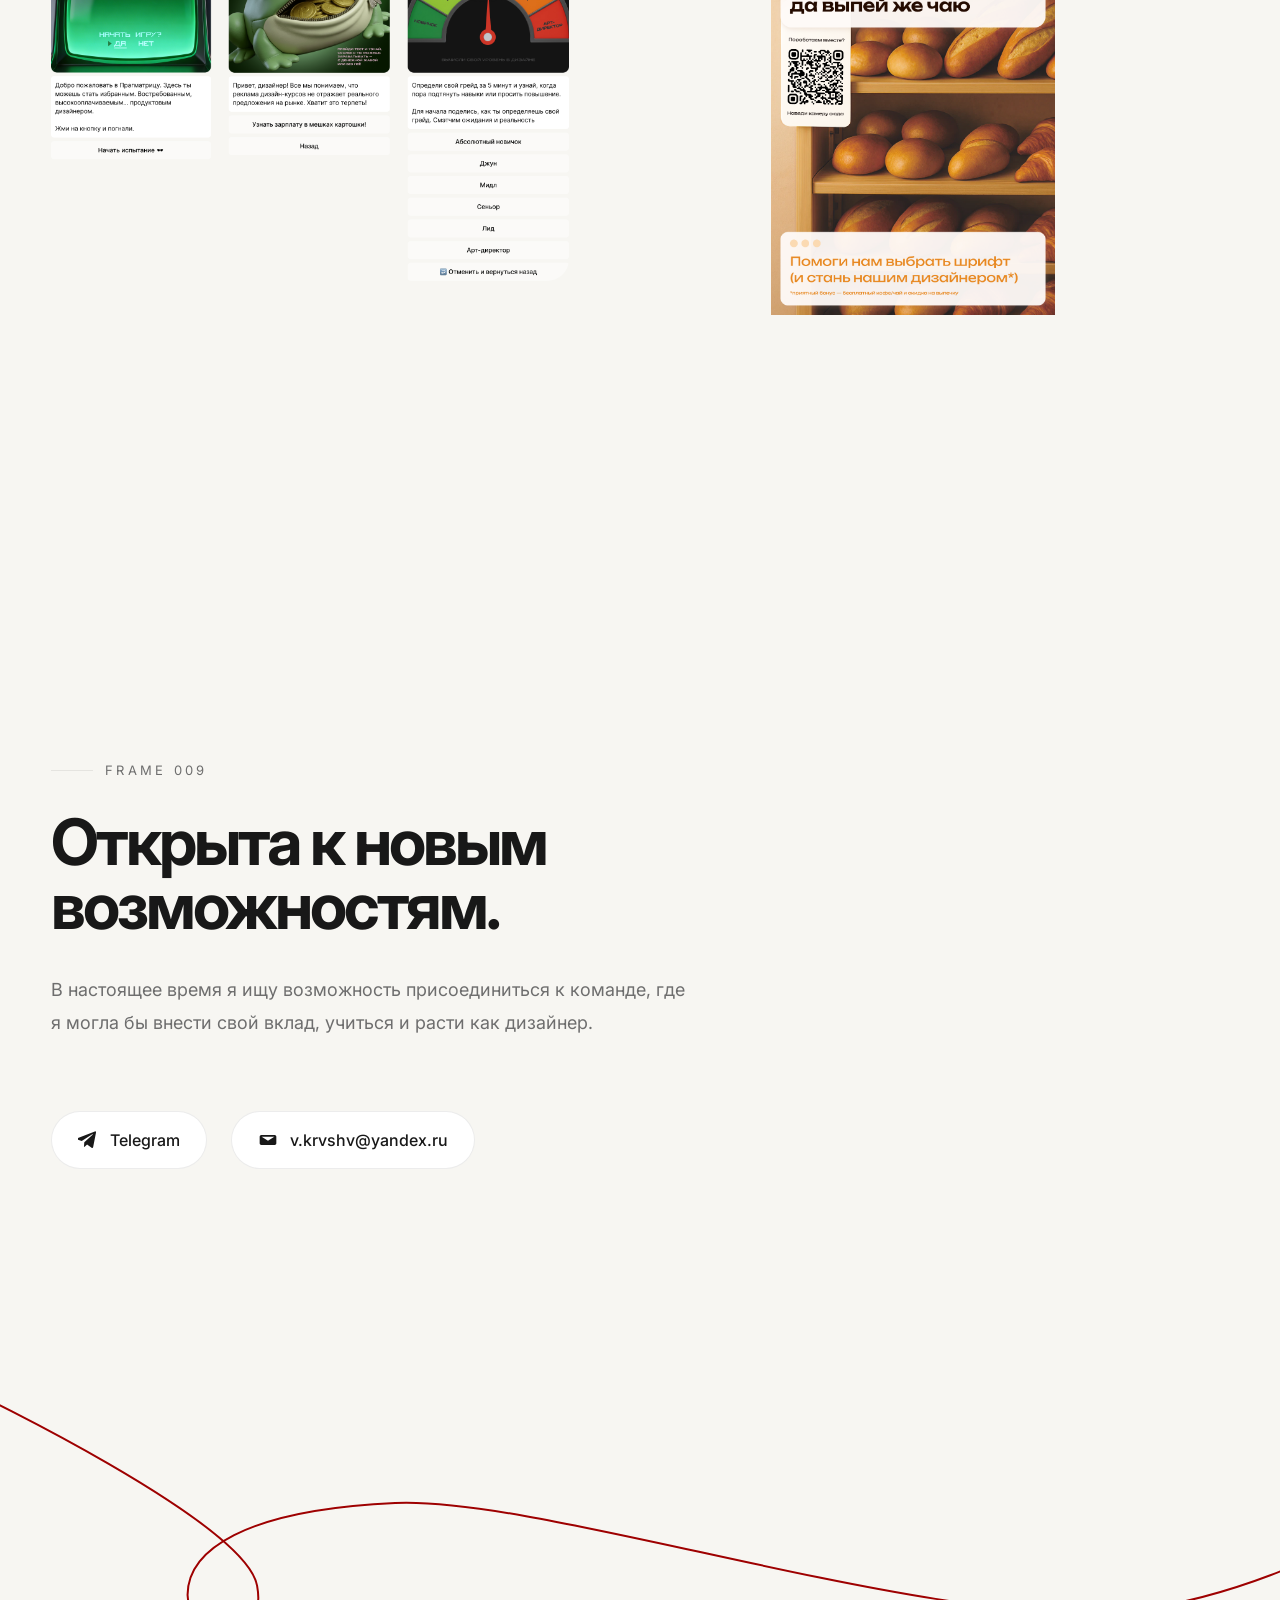
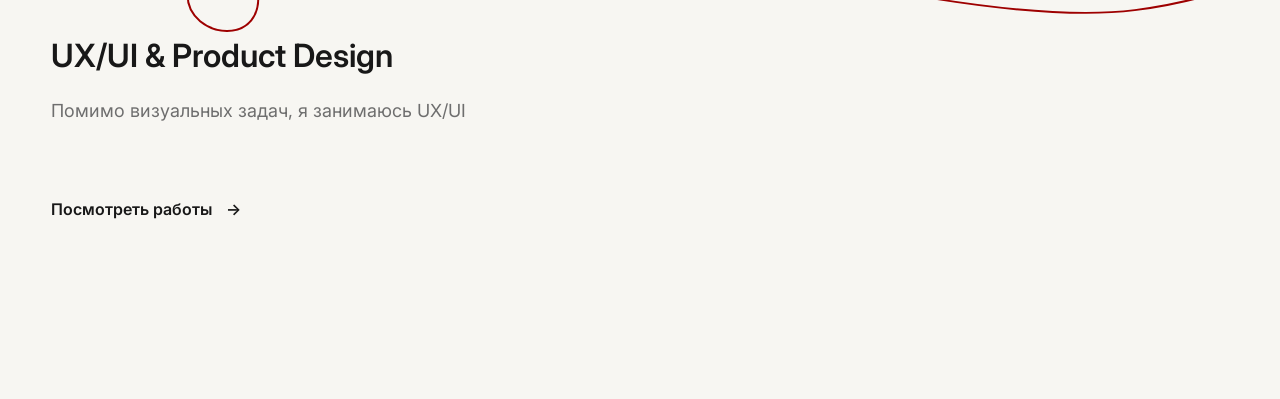
<file: pages/graphic-design.html>
<!DOCTYPE html>
<html lang="en">

<head>

    <meta charset="UTF-8">
    <meta name="viewport" content="width=device-width, initial-scale=1.0">

    <title>Victoria Krivosheeva — UX/UI Designer</title>

    <meta name="description"
        content="UX/UI Designer focused on creating thoughtful digital experiences through product thinking, interaction design and visual storytelling.">

    <meta name="keywords" content="UX Designer, UI Designer, Product Designer, Portfolio, Figma, Web Design">

    <meta name="author" content="Victoria Krivosheeva">

    <meta property="og:title" content="Victoria Krivosheeva Portfolio">
    <meta property="og:description" content="UX/UI Designer Portfolio">
    <meta property="og:image" content="assets/preview.jpg">
    <meta property="og:type" content="website">

    <link rel="preconnect" href="https://fonts.googleapis.com">
    <link rel="preconnect" href="https://fonts.gstatic.com" crossorigin>

    <link href="https://fonts.googleapis.com/css2?family=Inter:wght@300;400;500;600;700&display=swap" rel="stylesheet">

    <link rel="stylesheet" href="../styles.css">
    <script src="../script.js" defer></script>

</head>

<body>

    <div class="cursor"></div>

    <div class="progress-bar"></div>

    <header class="header">

        <div class="container">

            <nav class="navbar">

                <a href="#" class="logo">

                    <!--<span class="logo-mark">
                        VK
                    </span>-->

                    <span class="logo-text">
                        Victoria Krivosheeva
                    </span>

                </a>

                <ul class="nav-links" id="navMenu">

                    <li>
                        <a href="../index.html#projects" data-ru="Проекты" data-en="Projects">
                            Projects
                        </a>
                    </li>

                    <li>
                        <a href="../index.html#about" data-ru="Обо мне" data-en="About">
                            About
                        </a>
                    </li>

                    <li>
                        <a href="../index.html#process" data-ru="Дизайн-процесс" data-en="Process">
                            Process
                        </a>
                    </li>

                    <li>
                        <a href="../index.html#contact" data-ru="Контакты" data-en="Contacts">
                            Contact
                        </a>
                    </li>

                </ul>

                <div class="language-switch">

                    <button class="lang-btn active" data-lang="ru">

                        RU

                    </button>

                    <span>/</span>

                    <button class="lang-btn" data-lang="en">

                        EN

                    </button>

                </div>

                <button class="burger" aria-label="Open menu" id="burger">

                    <span></span>
                    <span></span>
                    <span></span>

                </button>

            </nav>

        </div>

    </header>

    <main>
        <section class="projects" id="projects">

            <div class="container">

                <span class="frame-label">
                    FRAME 008
                </span>

                <h2 class="section-title" data-ru="Проекты" data-en="Projects">

                    Selected Work

                </h2>

                <p class="section-subtitle" data-ru="Подборка проектов и
                    концепций." data-en="A selection of projects,
                    and concepts.">

                    A selection of commercial projects,
                    product concepts and UX case studies.

                </p>

                <!-- PROJECT 01 -->

                <article class="project-card" style="grid-template-columns: 1fr; gap: 0;">

                    <div class="project-info">

                        <span class="project-category">

                            Presentations

                        </span>

                        <h3 data-ru="Визуализация данных в презентациях" data-en="Data Visualization">

                            Data Visualization

                        </h3>

                        <ul class="project-meta">

                            <li>Figma Slides</li>
                            <li>Canva</li>
                            <li>MS Power Point</li>

                        </ul>

                    </div>

                    <section class="gallery" style="justify-items: stretch;">

                        <img src="../assets/ПМТ2.png" alt="">

                        <img src="../assets/Вовлеченность-4.png" alt="">

                        <img src="../assets/ВКР-5.png" alt="">

                        <img src="../assets/Вовлеченность-5.png" alt="">
                        <img src="../assets/Вовлеченность-6.png" alt="">
                        <img src="../assets/slide3.png" alt="">

                    </section>

                </article>

                <!-- PROJECT 02 -->

                <article class="project-card" style="grid-template-columns: 1fr; gap: 0;">

                    <div class="project-info">

                        <span class="project-category">

                            Banners

                        </span>

                        <h3 data-ru="Рекламные материалы" data-en="Ads Materials">
                        </h3>

                        <ul class="project-meta">

                            <li>Figma</li>
                            <li>Adobe Photoshop</li>
                            <li>Adobe Illustrator</li>

                        </ul>

                    </div>

                    <section class="gallery" style="justify-items: stretch;">

                        <img src="../assets/timeline-alfa.png" alt="">
                        <img src="../assets/Frame 51.jpg" alt="">
                        <img src="../assets/new21Artboard 1.png" alt="" style="max-height: 364px; object-fit: contain;">

                        <img src="../assets/mockup.png" alt="">

                        <img src="../assets/static-banner-printer-emotional.png" alt="">
                        <img src="../assets/static-banner-printer-rational.png" alt="">
                        <img src="../assets/обложки тг тестов.png" alt="">
                        <img src="../assets/А4-Плакат-v1.png" alt="" style="max-height: 402px; object-fit: contain;">
                    </section>

                </article>

            </div>

        </section>

        <section class="contact" id="contact">

            <div class="container">

                <span class="frame-label">
                    FRAME 009
                </span>

                <h2 data-ru="Открыта к новым возможностям." data-en="Open to New Opportunities.">
                    Let's build something meaningful.
                </h2>

                <p class="contact-description"
                    data-ru="В настоящее время я ищу возможность присоединиться к команде, где я могла бы внести свой вклад, учиться и расти как дизайнер."
                    data-en="Let's build something meaningful.
I'm currently looking for opportunities to join a product team where I can contribute, learn and grow as a Designer.">

                    I'm currently looking for opportunities
                    to join a product team where I can
                    contribute, learn and grow as
                    a UX/UI Designer.

                </p>

                <div class="contact-links">

                    <!-- Telegram -->

                    <a href="https://t.me/vkkrvshv" target="_blank" class="contact-link">

                        <svg width="20" height="20" viewBox="0 0 24 24" fill="none">

                            <path
                                d="M21.5 3.5L18.2 20.3C17.95 21.45 17.3 21.75 16.3 21.2L10.9 17.25L8.3 19.75C8 20.05 7.75 20.3 7.15 20.3L7.55 14.7L17.8 5.4C18.25 5 17.7 4.8 17.1 5.2L4.45 13.15L-0.95 11.45C-2.1 11.1-2.15 10.3-0.7 9.75L20.2 1.7C21.15 1.35 21.95 1.95 21.5 3.5Z"
                                fill="currentColor" />

                        </svg>

                        Telegram

                    </a>

                    <!-- Email -->

                    <a href="mailto:v.krvshv@yandex.ru" class="contact-link">

                        <svg width="20" height="20" viewBox="0 0 24 24" fill="none">

                            <path
                                d="M4 6H20C21.1 6 22 6.9 22 8V16C22 17.1 21.1 18 20 18H4C2.9 18 2 17.1 2 16V8C2 6.9 2.9 6 4 6ZM4.4 8L12 13L19.6 8H4.4Z"
                                fill="currentColor" />

                        </svg>

                        v.krvshv@yandex.ru

                    </a>

                </div>
            </div>

        </section>

        <section class="graphic" style="padding-top: 0;">
            <div class="container">
                <h3>UX/UI & Product Design</h3><br>
                <p class="contact-description" data-ru="Помимо визуальных задач, я занимаюсь UX/UI"
                    data-en="In addition to graphic design, I do UX/UI design"></p>
                <a href="../index.html" class="project-link" data-ru="Посмотреть работы" data-en="View projects">
                </a>
            </div>
        </section>

    </main>
</body>

</html>
</file>
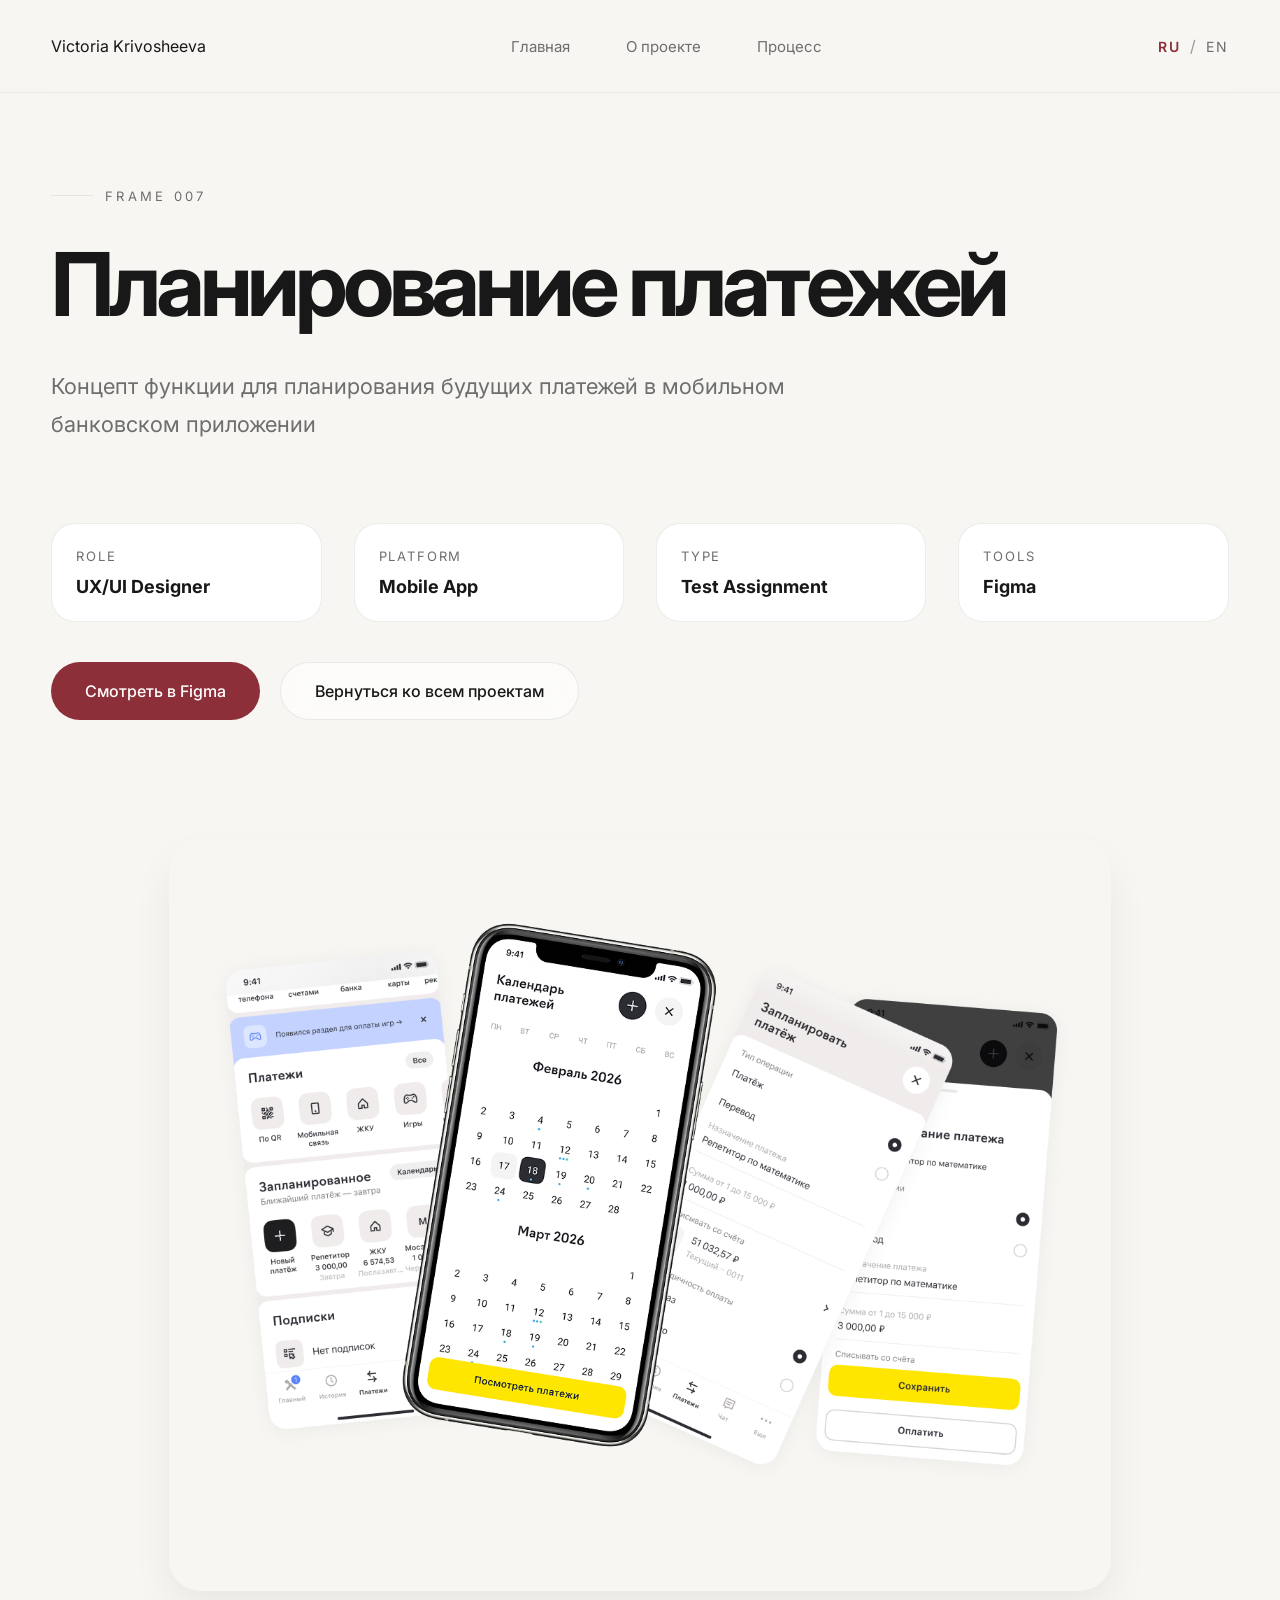
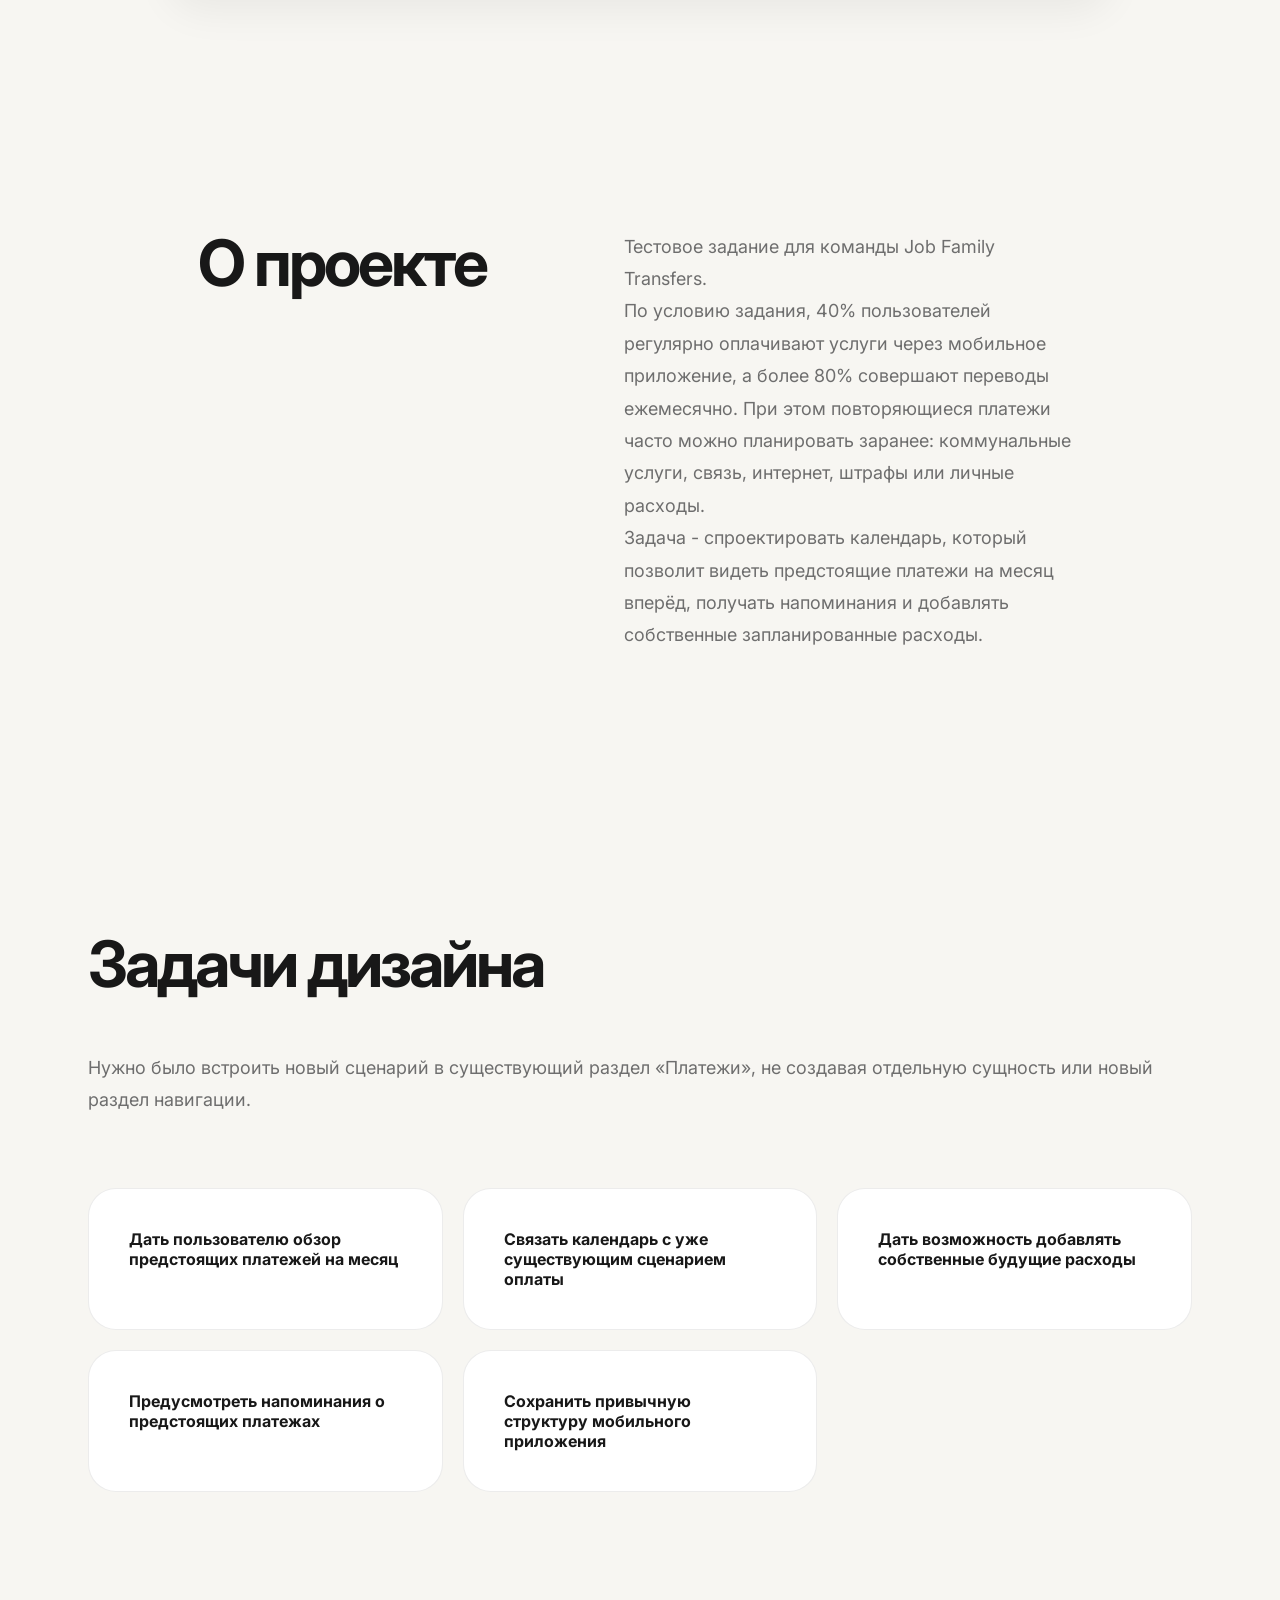
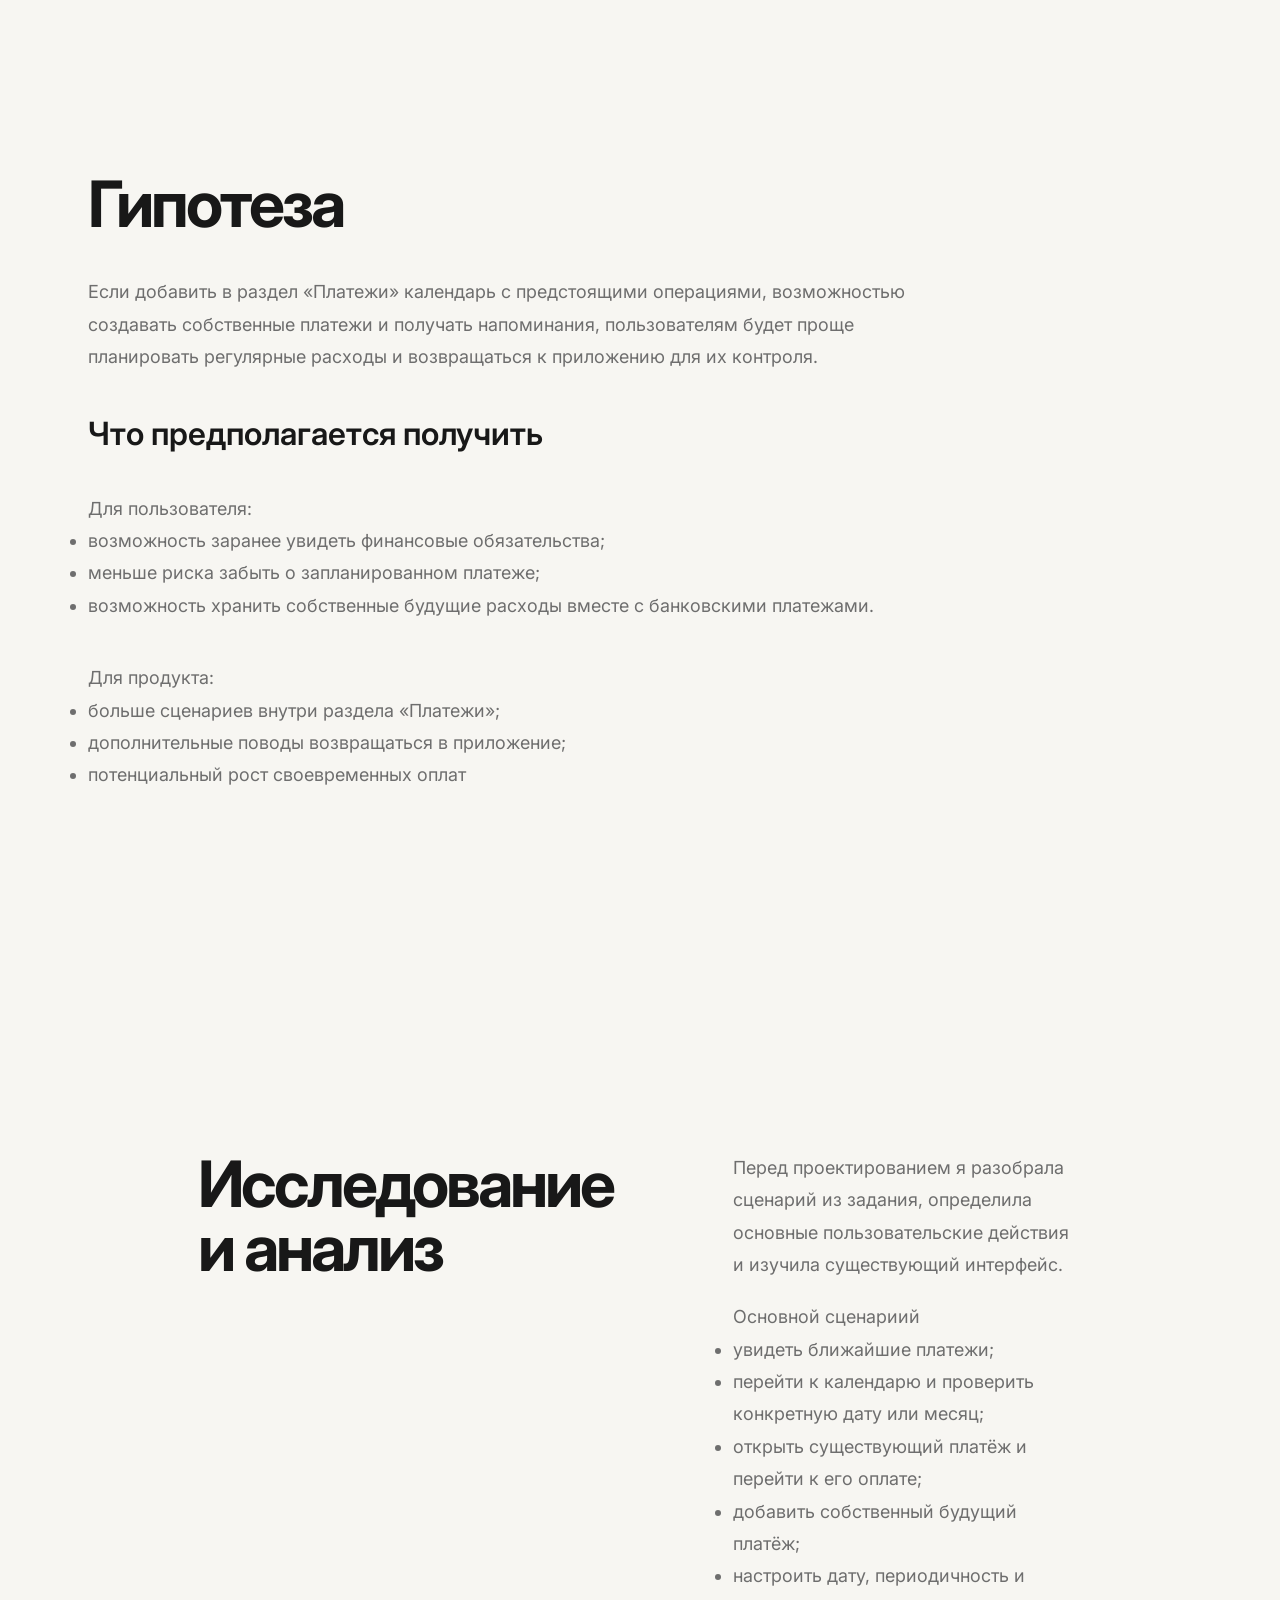
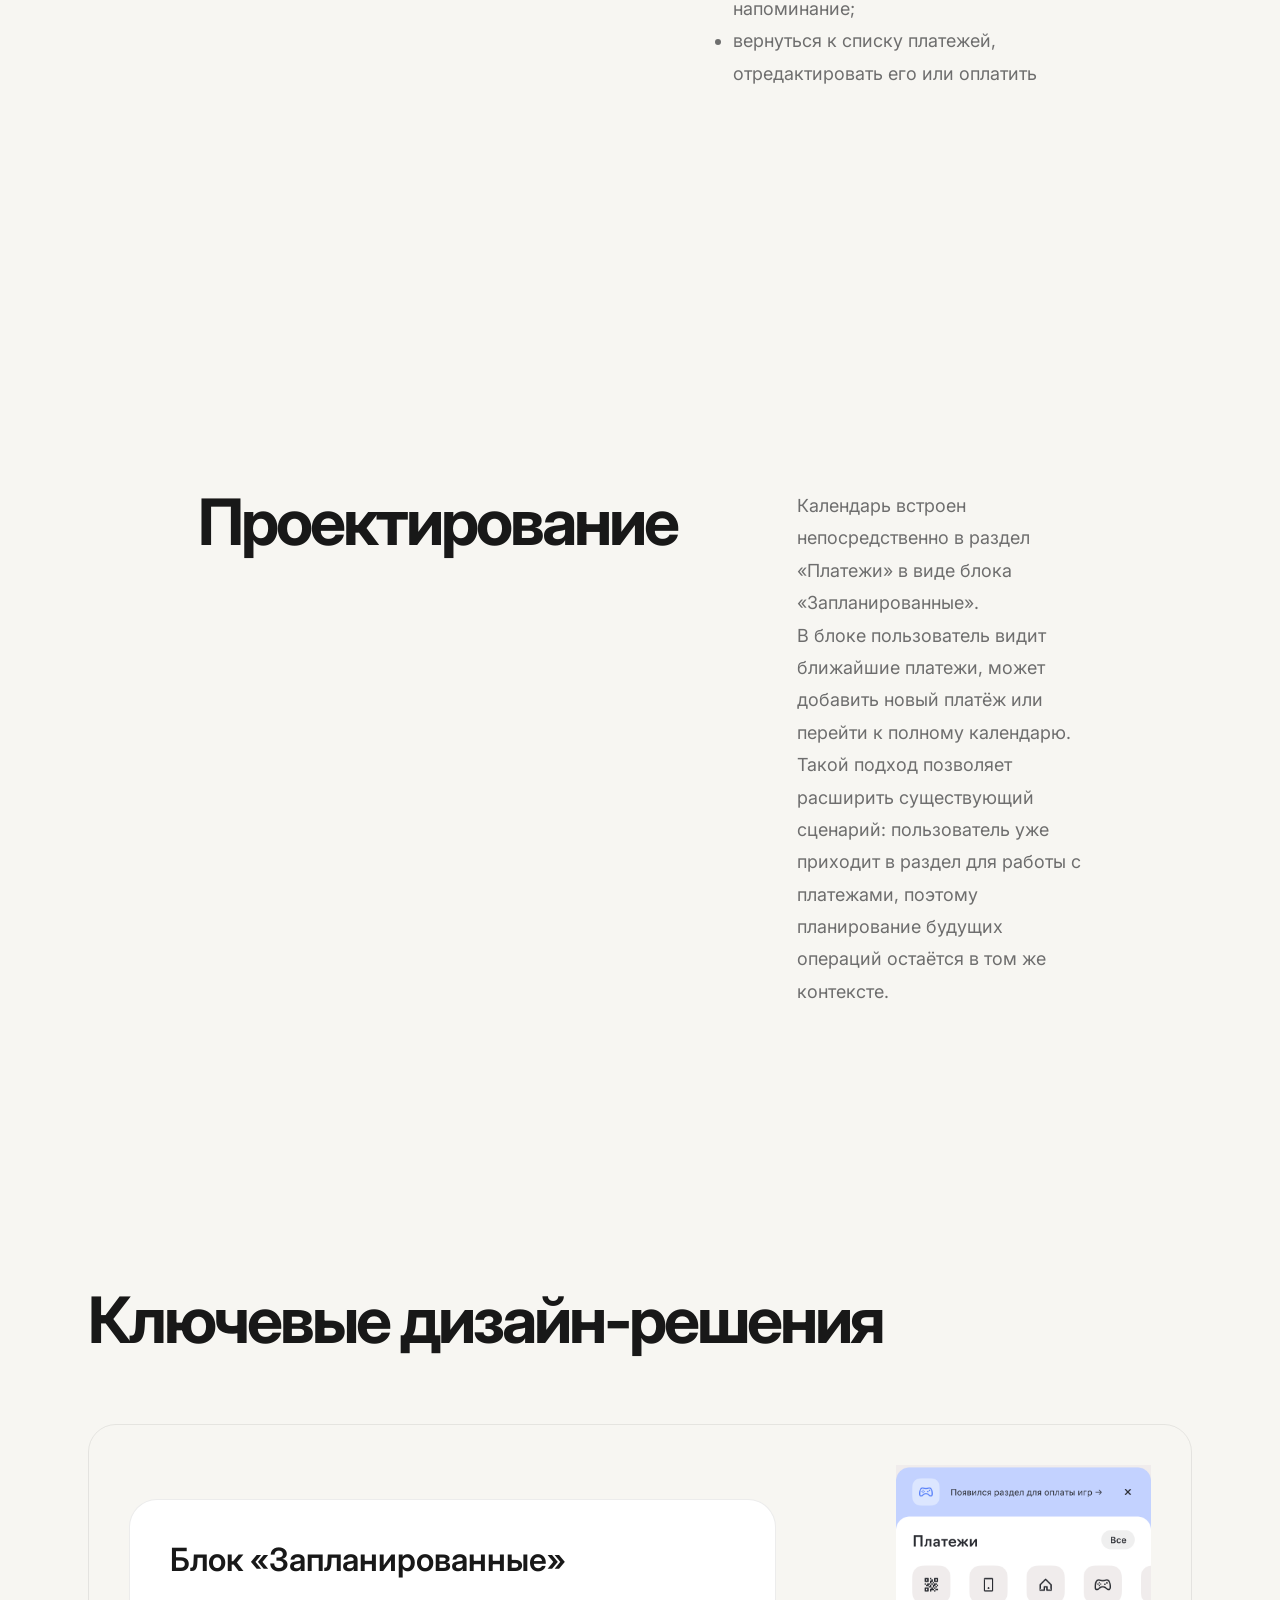
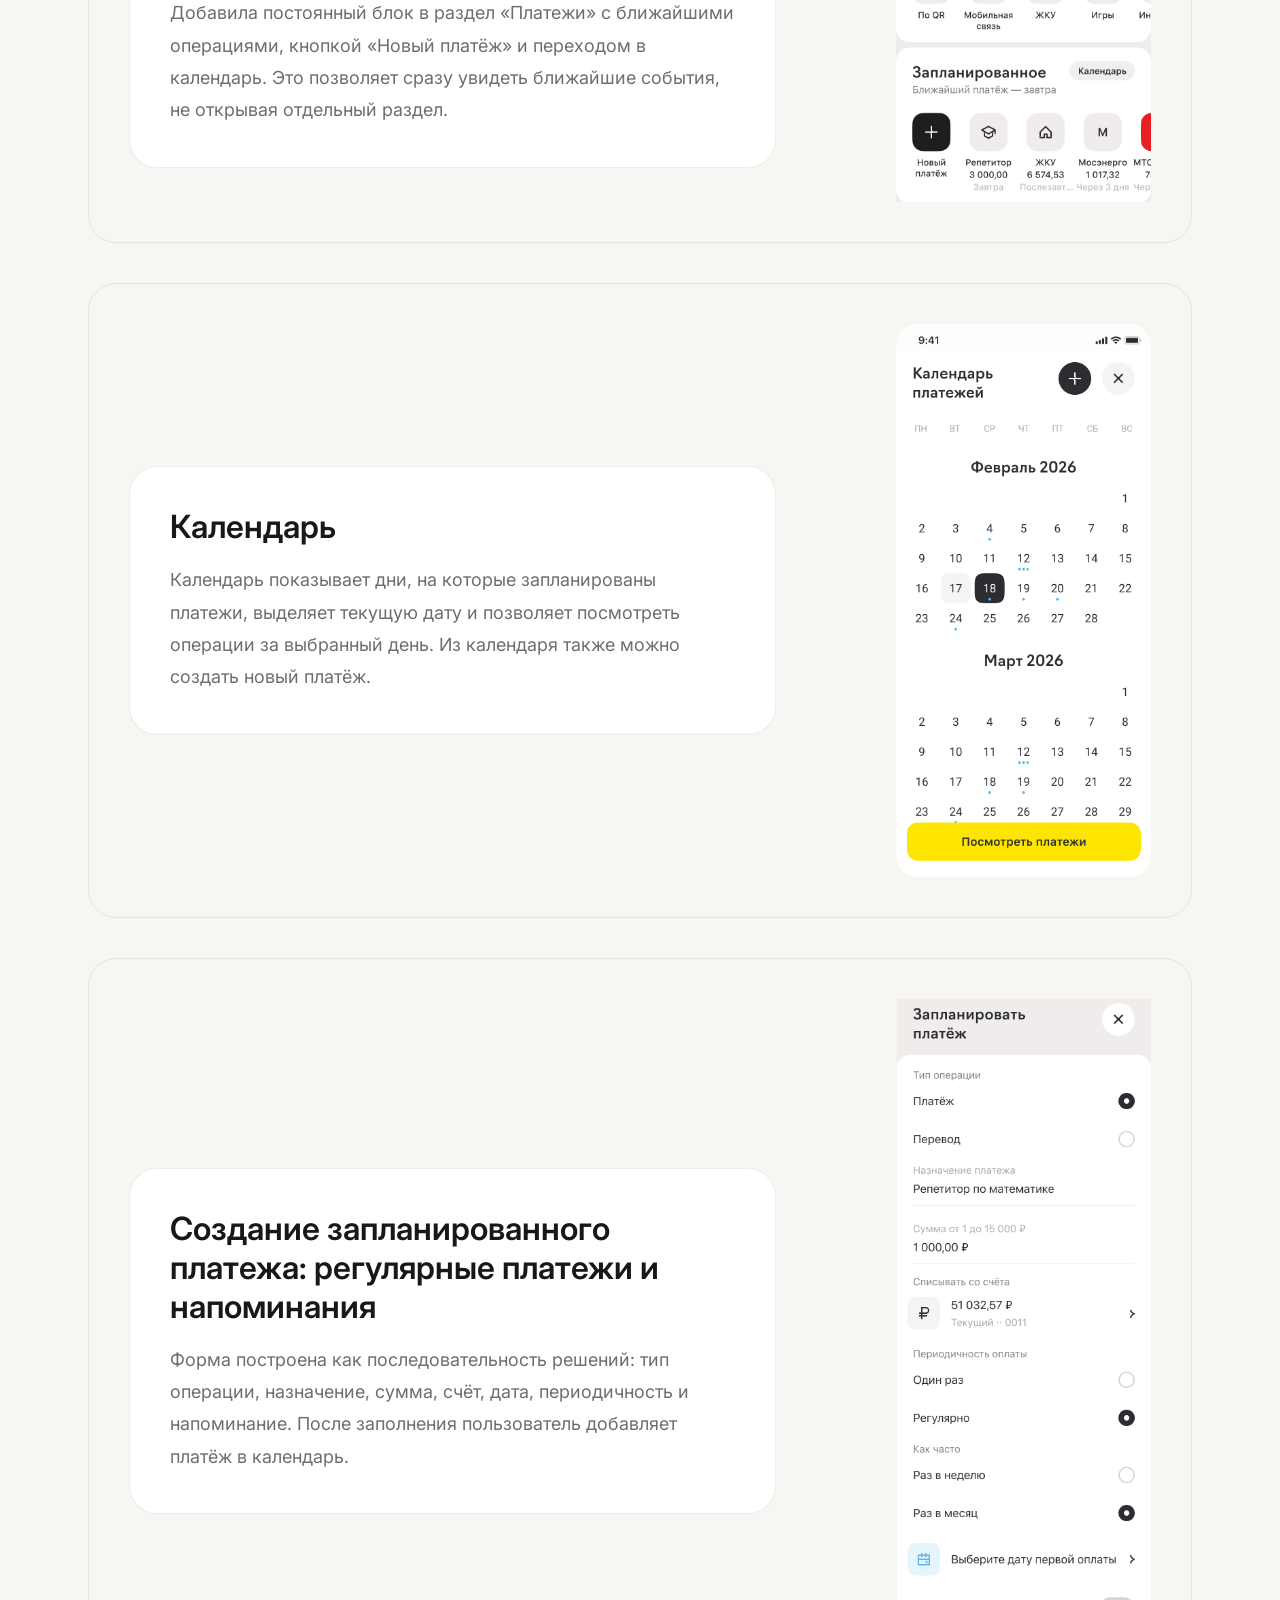
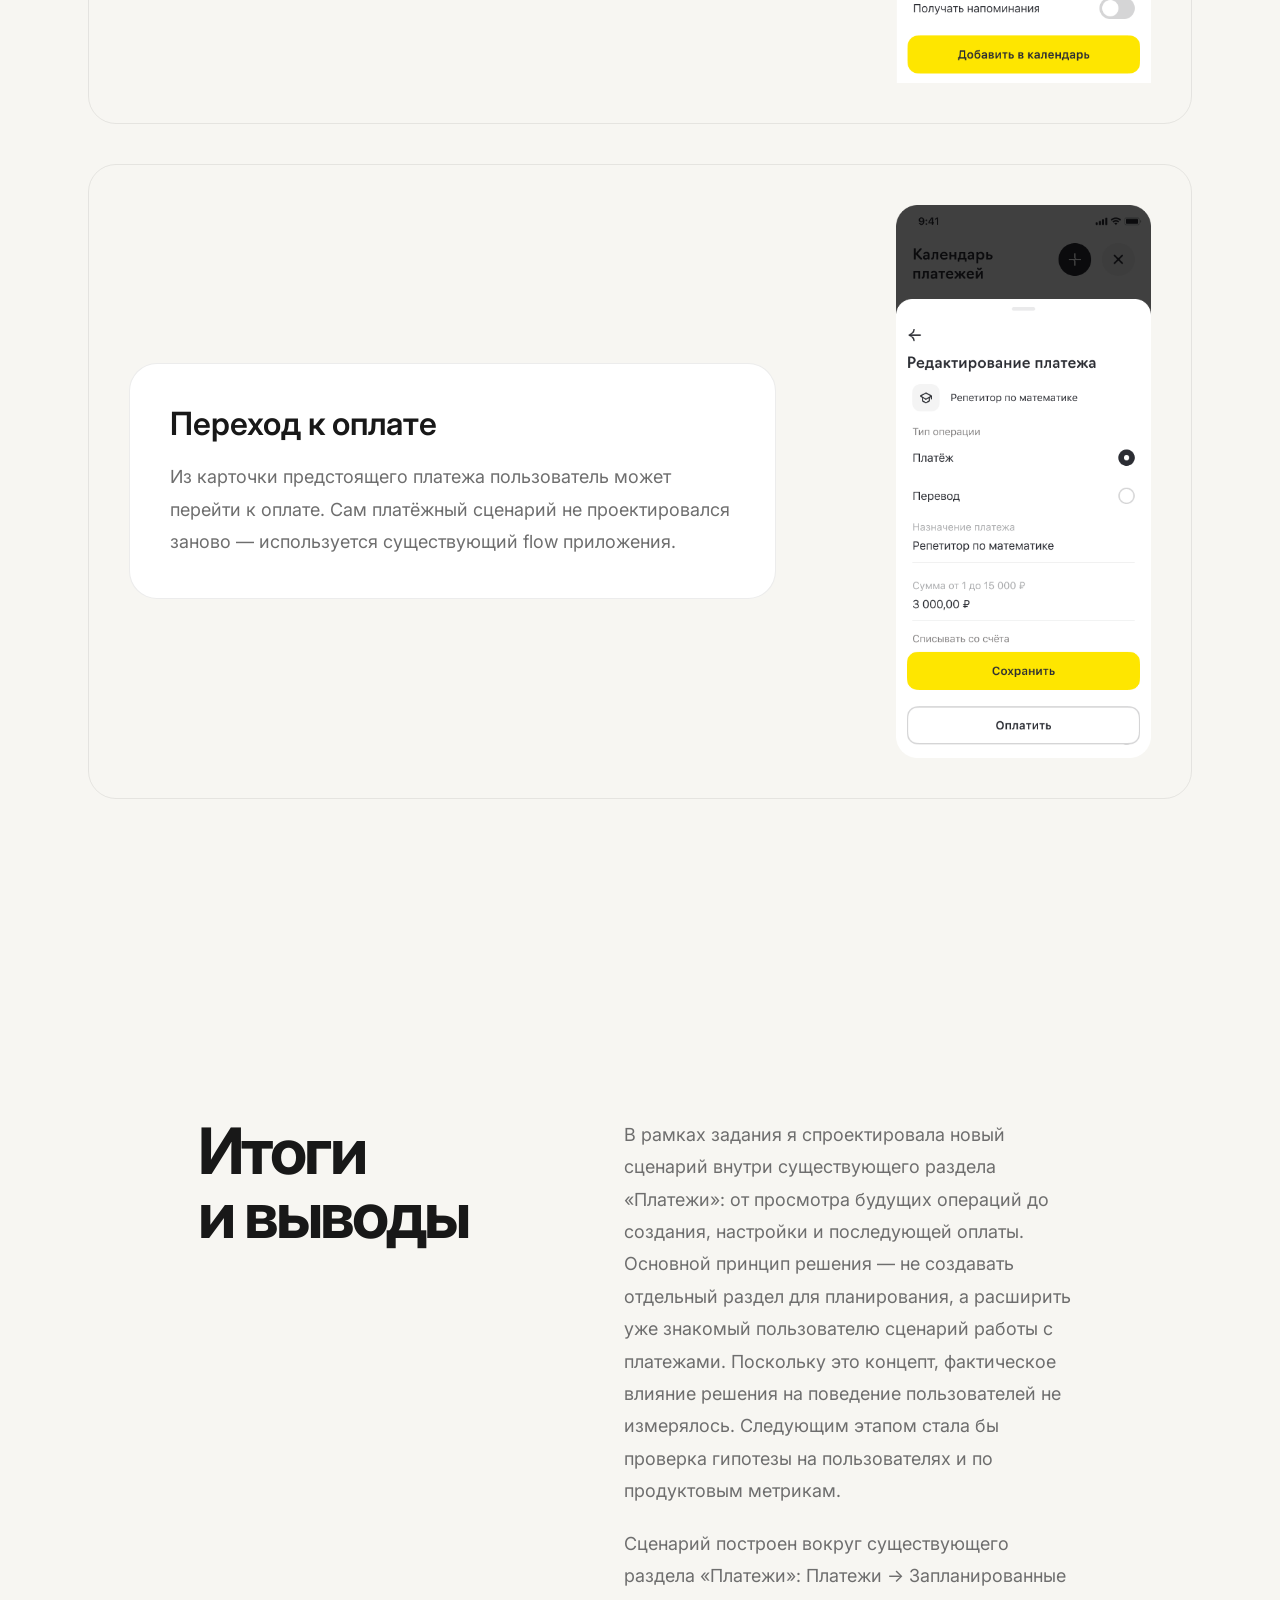
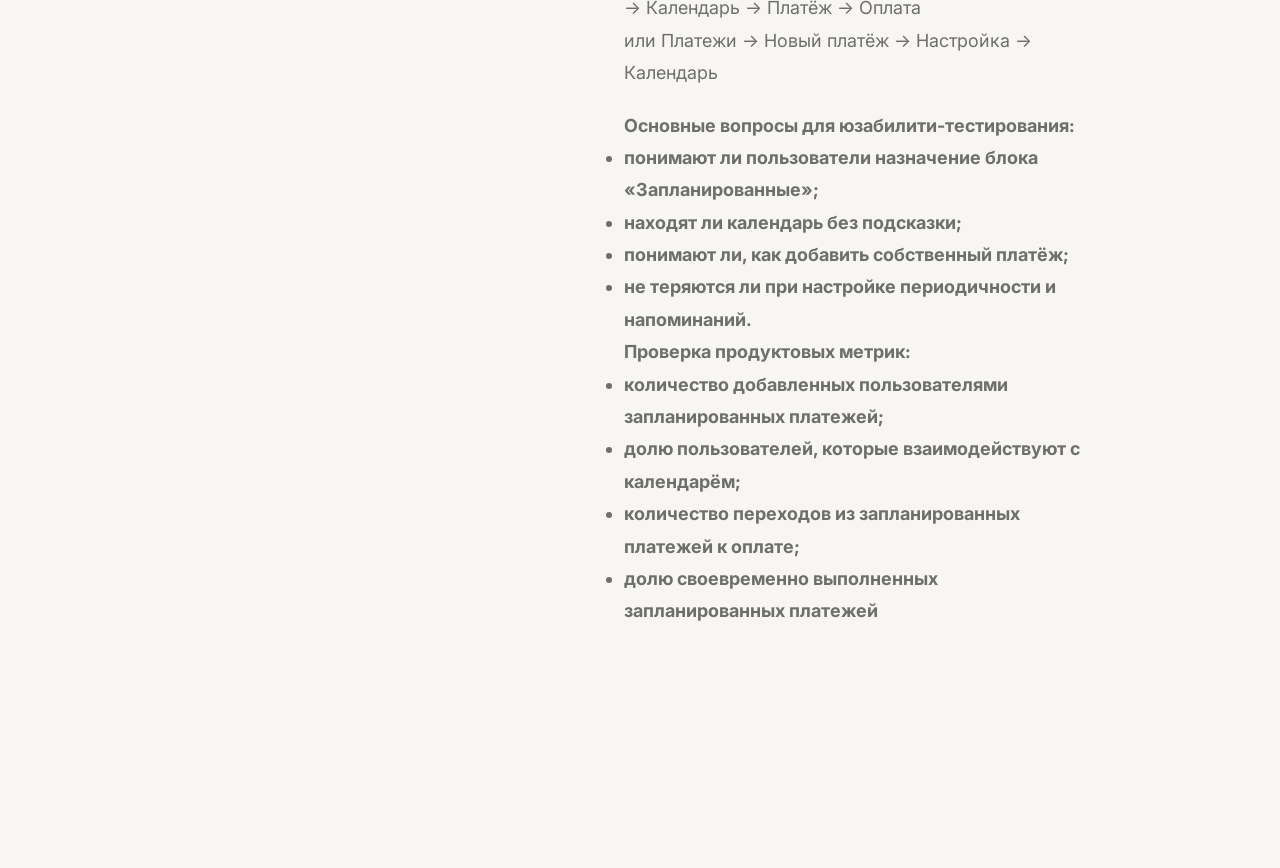
<file: pages/scheduled-payments.html>
<!DOCTYPE html>
<html lang="en">

<head>

    <meta charset="UTF-8">

    <meta name="viewport" content="width=device-width, initial-scale=1.0">

    <title data-ru="Дашборд для руководителя группы продавцов" data-en="Dashboard for Seller Group Managers">
        Scheduled Payments — Victoria Krivosheeva
    </title>

    <link rel="preconnect" href="https://fonts.googleapis.com">

    <link rel="preconnect" href="https://fonts.gstatic.com" crossorigin>

    <link href="https://fonts.googleapis.com/css2?family=Inter:wght@300;400;500;600;700&display=swap" rel="stylesheet">

    <link rel="stylesheet" href="../styles.css">

    <script src="../script.js" defer></script>

</head>

<body>

    <header class="header">

        <div class="container">

            <nav class="navbar">

                <a href="../index.html" class="logo">

                    Victoria Krivosheeva

                </a>

                <ul class="nav-links">

                    <li>

                        <a href="../index.html" data-ru="Главная" data-en="Home">

                            Home

                        </a>

                    </li>

                    <li>

                        <a href="#overview" data-ru="О проекте" data-en="Overview">

                            Overview

                        </a>

                    </li>

                    <li>

                        <a href="#process" data-ru="Процесс" data-en="Process">

                            Process

                        </a>

                    </li>

                </ul>

                <div class="language-switch">

                    <button class="lang-btn active" data-lang="ru">

                        RU

                    </button>

                    <span>/</span>

                    <button class="lang-btn" data-lang="en">

                        EN

                    </button>

                </div>

            </nav>

        </div>

    </header>

    <main>

        <section class="case-hero">

            <div class="container">

                <span class="frame-label">

                    FRAME 007

                </span>

                <h1 data-ru="Планирование платежей" data-en="Scheduled Payments">

                    Планирование платежей

                </h1>

                <p class="case-subtitle"
                    data-ru="Концепт функции для планирования будущих платежей в мобильном банковском приложении"
                    data-en="A mobile banking concept for planning upcoming payments.">

                </p>

                <div class="case-meta">

                    <div>

                        <span>

                            Role

                        </span>

                        <strong>

                            UX/UI Designer

                        </strong>

                    </div>

                    <div>

                        <span>

                            Platform

                        </span>

                        <strong>

                            Mobile App

                        </strong>

                    </div>

                    <div>

                        <span>

                            Type

                        </span>

                        <strong>

                            Test Assignment

                        </strong>

                    </div>

                    <div>

                        <span>

                            Tools

                        </span>

                        <strong>

                            Figma

                        </strong>

                    </div>

                </div>

                <div class="case-actions">

                    <div class="hero-buttons">
                        <a href="https://www.figma.com/design/dYSMrd78ZNdsk7b08WnCBM/%D0%A2%D0%B5%D1%81%D1%82%D0%BE%D0%B2%D0%BE%D0%B5_Mobile_%D0%9A%D1%80%D0%B8%D0%B2%D0%BE%D1%88%D0%B5%D0%B5%D0%B2%D0%B0%D0%92%D0%94?node-id=70-4483&t=H58Aq6pa2uzge8Dr-1"
                            class="btn btn-primary" data-ru="Смотреть в Figma" data-en="View Project in Figma">

                            Смотреть в Figma

                        </a>

                        <a href="../index.html#projects" class="btn btn-secondary" data-ru="Вернуться ко всем проектам"
                            data-en="All Projects">

                            ← Все проекты

                        </a>
                    </div>

                </div>

            </div>

        </section>

        <section class="hero-cover">

            <div class="container">

                <img src="../assets/case1.png" alt="Scheduled Payments">

            </div>

        </section>


        <section class="overview" id="overview">

            <div class="container">

                <div class="overview-grid">

                    <div>

                        <h2 data-ru="О проекте" data-en="Overview">

                            Overview

                        </h2>

                    </div>

                    <div>

                        <p data-ru="Тестовое задание для команды Job Family Transfers."
                            data-en="Test assignment for the Job Family Transfers team.">

                        </p>

                        <p data-ru="По условию задания, 40% пользователей регулярно оплачивают услуги через мобильное приложение, а более 80% совершают переводы ежемесячно.

При этом повторяющиеся платежи часто можно планировать заранее: коммунальные услуги, связь, интернет, штрафы или личные расходы."
                            data-en="According to the assignment, 40% of users regularly pay for services via the mobile app, and more than 80% make transfers monthly.

At the same time, recurring payments can often be planned in advance: utility bills, communication services, internet, fines, or personal expenses.">

                        </p>

                        <p data-ru="Задача - спроектировать календарь, который позволит видеть предстоящие платежи на месяц вперёд, получать напоминания и добавлять собственные запланированные расходы."
                            data-en="The task is to design a calendar that will allow users to see upcoming payments a month in advance, receive reminders, and add their own planned expenses.">

                        </p>

                    </div>

                </div>

            </div>

        </section>

        <section class="goals">

            <div class="container">

                <h2 data-ru="Задачи дизайна" data-en="Goals">

                    Goals

                </h2>

                <p style="margin-top: 56px; margin-bottom: 0;"
                    data-ru="Нужно было встроить новый сценарий в существующий раздел «Платежи», не создавая отдельную сущность или новый раздел навигации."
                    data-en="It was necessary to integrate a new scenario into the existing “Payments” section without creating a separate entity or a new navigation section.">

                </p>


                <div class="goals-grid">

                    <div class="goal-card">

                        <h4 data-ru="Дать пользователю обзор предстоящих платежей на месяц"
                            data-en="To provide the user with an overview of upcoming payments for the month">

                        </h4>

                    </div>

                    <div class="goal-card">

                        <h4 data-ru="Связать календарь с уже существующим сценарием оплаты"
                            data-en="Link the calendar to the existing payment scenario">

                        </h4>

                    </div>

                    <div class="goal-card">

                        <h4 data-ru="Дать возможность добавлять собственные будущие расходы"
                            data-en="Provide the ability to add your own future expenses">

                        </h4>

                    </div>

                    <div class="goal-card">

                        <h4 data-ru="Предусмотреть напоминания о предстоящих платежах"
                            data-en="Include reminders about upcoming payments">

                        </h4>

                    </div>

                    <div class="goal-card">

                        <h4 data-ru="Сохранить привычную структуру мобильного приложения"
                            data-en="maintain the familiar structure of the mobile app">

                        </h4>

                    </div>

                </div>

            </div>

        </section>

        <section class="challenge">

            <div class="container">

                <!--<span class="section-label">

                    Challenge

                </span>-->

                <h2 data-ru="Гипотеза" data-en="The hypotheses">

                    The Problem

                </h2>

                <p data-ru="Если добавить в раздел «Платежи» календарь с предстоящими операциями, возможностью создавать собственные платежи и получать напоминания, пользователям будет проще планировать регулярные расходы и возвращаться к приложению для их контроля."
                    data-en="If we add a calendar with upcoming transactions, the ability to create custom payments, and reminders to the “Payments” section, it will be easier for users to plan regular expenses and return to the app to monitor them.">

                </p>
                <br><br>
                <h3 data-ru="Что предполагается получить" data-en="What is expected to be achieved">

                </h3>

                <p data-ru="Для пользователя:" data-en="For the user:">

                </p>
                <ul>
                    <li data-en="the ability to see financial obligations in advance;"
                        data-ru="возможность заранее увидеть финансовые обязательства;">возможность заранее увидеть
                        финансовые обязательства;</li>
                    <li data-en="less risk of forgetting about a scheduled payment;"
                        data-ru="меньше риска забыть о запланированном платеже;">меньше риска забыть о запланированном
                        платеже;</li>
                    <li data-en="the ability to store their own future expenses together with bank payments."
                        data-ru="возможность хранить собственные будущие расходы вместе с банковскими платежами.">
                        возможность хранить собственные будущие расходы вместе с банковскими платежами.</li>
                </ul>

                <p data-ru="Для продукта:" data-en="For the product:">

                </p>
                <ul>
                    <li data-en="more scenarios within the “Payments” section;"
                        data-ru="больше сценариев внутри раздела «Платежи»;">больше сценариев внутри раздела «Платежи»;</li>
                    <li data-en="additional reasons to return to the app;"
                        data-ru="дополнительные поводы возвращаться в приложение;">дополнительные поводы возвращаться в приложение;</li>
                    <li data-en="The potential growth in timely payments"
                        data-ru="потенциальный рост своевременных оплат">потенциальный рост своевременных оплат</li>
                </ul>

            </div>

        </section>

        <section class="overview" id="process">

            <div class="container">

                <div class="overview-grid">

                    <div>

                        <h2 data-ru="Исследование и анализ" data-en="Research & analysis">

                            Overview

                        </h2>

                    </div>

                    <div>

                        <p data-ru="Перед проектированием я разобрала сценарий из задания, определила основные пользовательские действия и изучила существующий интерфейс."
                            data-en="I reviewed the task requirements, mapped the main user actions and examined the existing interface.">

                        </p><br>
                        <p data-ru="Основной сценариий"
                            data-en="Main scenario">

                        </p>
                        <ul>
                            <li data-en="see upcoming payments;"
                        data-ru="увидеть ближайшие платежи;">увидеть ближайшие платежи;</li>
                            <li data-en="go to the calendar and check a specific date or month;"
                        data-ru="перейти к календарю и проверить конкретную дату или месяц;">перейти к календарю и проверить конкретную дату или месяц;</li>
                            <li data-en="open an existing payment and proceed to pay it;"
                        data-ru="открыть существующий платёж и перейти к его оплате;">открыть существующий платёж и перейти к его оплате;</li>
                            <li data-en="add their own future payment;"
                        data-ru="добавить собственный будущий платёж;">добавить собственный будущий платёж;</li>
                            <li data-en="set the date, frequency, and reminder;"
                        data-ru="настроить дату, периодичность и напоминание;">настроить дату, периодичность и напоминание;</li>
                            <li data-en="return to the list and edit the created payment."
                        data-ru="вернуться к списку платежей, отредактировать его или оплатить">вернуться к списку платежей, отредактировать его или оплатить</li>
                        </ul>

                    </div>

                </div>

            </div>

        </section>

        <section class="overview" id="research">

            <div class="container">

                <div class="overview-grid">

                    <div>

                        <h2 data-ru="Проектирование" data-en="Design Process">

                            Overview

                        </h2>

                    </div>

                    <div>

                        <p data-ru="Календарь встроен непосредственно в раздел «Платежи» в виде блока «Запланированные»."
                            data-en="The calendar is integrated directly into the “Payments” section as a “Scheduled” block.">

                        </p>

                        <p data-ru="В блоке пользователь видит ближайшие платежи, может добавить новый платёж или перейти к полному календарю. Такой подход позволяет расширить существующий сценарий: пользователь уже приходит в раздел для работы с платежами, поэтому планирование будущих операций остаётся в том же контексте."
                            data-en="In the block, the user sees the upcoming payments, can add a new payment, or switch to the full calendar.

This approach allows you to expand the existing scenario: the user is already in the section for working with payments, so planning future transactions remains in the same context.">

                        </p>

                    </div>

                </div>

            </div>

        </section>

        <section class="goals">

            <div class="container">

                <h2 data-ru="Ключевые дизайн-решения" data-en="Key Design Decisions">

                    Goals

                </h2>

                <div class="decision-grid">

                    <div class="decision-card">

                        <div class="decision-info">
                            <h3 data-ru="Блок «Запланированные»" data-en="The “Scheduled” block">

                            </h3>

                            <p data-ru="Добавила постоянный блок в раздел «Платежи» с ближайшими операциями, кнопкой «Новый платёж» и переходом в календарь. Это позволяет сразу увидеть ближайшие события, не открывая отдельный раздел."
                                data-en="I’ve added a permanent block to the “Payments” section with the nearest transactions, a “New Payment” button, and a link to the calendar.">

                            </p>
                        </div>
                        <img src="../assets/Платежи.png" alt="">

                    </div>

                    <div class="decision-card">

                        <div class="decision-info">
                            <h3 data-ru="Календарь" data-en="Calendar">

                            </h3>

                            <p data-ru="Календарь показывает дни, на которые запланированы платежи, выделяет текущую дату и позволяет посмотреть операции за выбранный день.

Из календаря также можно создать новый платёж."
                                data-en="The calendar shows the days on which payments are scheduled, highlights the current date, and allows you to view transactions for the selected day.

You can also create a new payment from the calendar.">

                            </p>
                        </div>
                        <img src="../assets/Открытие календаря.png" alt="">

                    </div>

                    <div class="decision-card">

                        <div class="decision-info">
                            <h3 data-ru="Создание запланированного платежа: регулярные платежи и напоминания"
                                data-en="Creating a scheduled payment: regular payments and notifications">

                            </h3>

                            <p data-ru="Форма построена как последовательность решений: тип операции, назначение, сумма, счёт, дата, периодичность и напоминание.

После заполнения пользователь добавляет платёж в календарь."
                                data-en="The form is structured as a sequence of decisions: transaction type, purpose, amount, account, date, frequency, and reminder.

After filling out the form, the user adds the payment to the calendar.">

                            </p>
                        </div>
                        <img src="../assets/Форма добавления регулярного платежа.png" alt="">

                    </div>

                    <div class="decision-card">

                        <div class="decision-info">
                            <h3 data-ru="Переход к оплате" data-en="Transition to Payment">

                            </h3>

                            <p data-ru="Из карточки предстоящего платежа пользователь может перейти к оплате.

Сам платёжный сценарий не проектировался заново — используется существующий flow приложения."
                                data-en="From the upcoming payment card, the user can proceed to payment.

The payment scenario itself was not redesigned — the existing flow of the application is used.">

                            </p>
                        </div>
                        <img src="../assets/Страница платежа.png" alt="">

                    </div>

                </div>

        </section>

        <section class="overview" id="research" style="padding-top: 80px;">

            <div class="container">

                <div class="overview-grid">

                    <div>

                        <h2 data-ru="Итоги и&nbsp;выводы" data-en="Conclusions">

                            Overview

                        </h2>

                    </div>

                    <div>

                        <p data-ru="В рамках задания я спроектировала новый сценарий внутри существующего раздела «Платежи»: от просмотра будущих операций до создания, настройки и последующей оплаты.

Основной принцип решения — не создавать отдельный раздел для планирования, а расширить уже знакомый пользователю сценарий работы с платежами. Поскольку это концепт, фактическое влияние решения на поведение пользователей не измерялось.

Следующим этапом стала бы проверка гипотезы на пользователях и по продуктовым метрикам."
                            data-en="As part of the assignment, I designed a new scenario within the existing “Payments” section: from viewing future transactions to creating, configuring, and subsequently making a payment.

 The main principle of the solution is not to create a separate section for planning, but to expand the payment workflow that the user is already familiar with.

 The next step would be to test the hypothesis with users and on the product level.">

                        </p><br>
                        <p data-ru="Сценарий построен вокруг существующего раздела «Платежи»:

Платежи&nbsp;→&nbsp;Запланированные → Календарь → Платёж → Оплата

или&nbsp;Платежи&nbsp;→&nbsp;Новый&nbsp;платёж → Настройка → Календарь"
                            data-en="TThe scenario is built around the existing “Payments” section:

Payments → Scheduled → Calendar → Payment → Payment

or

Payments → New Payment → Settings → Calendar">

                        </p><br>
                        <b>
                            <p data-ru="Основные вопросы для юзабилити-тестирования: "
                                data-en="Key questions for Usability testing:">

                            </p>
                            <ul>
                                <li data-en="do users understand the purpose of the 'Scheduled' block;"
                        data-ru="понимают ли пользователи назначение блока «Запланированные»;">понимают ли пользователи назначение блока «Запланированные»;</li>
                                <li data-en="do they find the calendar without a hint;"
                        data-ru="находят ли календарь без подсказки;">находят ли календарь без подсказки;</li>
                                <li data-en="do they understand how to add their own payment;"
                        data-ru="понимают ли, как добавить собственный платёж;">понимают ли, как добавить собственный платёж;</li>
                                <li data-en="do they get lost when setting up the frequency and reminders."
                        data-ru="не теряются ли при настройке периодичности и напоминаний.">не теряются ли при настройке периодичности и напоминаний.</li>
                            </ul>
                            <p data-ru="Проверка продуктовых метрик: "
                                data-en="Checking product metrics:">

                            </p>
                            <ul>
                                <li data-en="the number of scheduled payments added by users;"
                        data-ru="количество добавленных пользователями запланированных платежей;">количество добавленных пользователями запланированных платежей;</li>
                                <li data-en="the percentage of users who interact with the calendar;"
                        data-ru="долю пользователей, которые взаимодействуют с календарём;">долю пользователей, которые взаимодействуют с календарём;</li>
                                <li data-en="the number of transitions from scheduled payments to payments;"
                        data-ru="количество переходов из запланированных платежей к оплате;">количество переходов из запланированных платежей к оплате;</li>
                                <li data-en="the percentage of users who return to the section after receiving the reminder."
                        data-ru="долю своевременно выполненных запланированных платежей">долю своевременно выполненных запланированных платежей</li>
                            </ul>
                        </b>

                    </div>

                </div>

            </div>

        </section>

    </main>
</body>

</html>
</file>
<file: styles.css>
*,
*::before,
*::after {
    margin: 0;
    padding: 0;
    box-sizing: border-box;
}

html {
    scroll-behavior: smooth;
}

body {

    font-family: "Inter", sans-serif;
    background: var(--background);
    color: var(--text-primary);

    text-rendering: optimizeLegibility;
    -webkit-font-smoothing: antialiased;
    overflow-x: hidden;

}

html,
body {

    width: 100%;

    max-width: 100%;

    overflow-x: hidden;

}

img {

    display: block;
    max-width: 100%;

}

a {

    color: inherit;
    text-decoration: none;

}

button {

    font: inherit;
    cursor: pointer;

}


/* ===========================================================
   VARIABLES
   =========================================================== */

:root {

    /* Colors */

    --background: #F7F6F2;

    --surface: #FFFFFF;

    --surface-hover: #F3F2EE;

    --text-primary: #181818;

    --text-secondary: #6E6E6E;

    --border: rgba(24, 24, 24, .08);

    --accent: #8C2F39;

    --accent-light: #C77A83;

    --shadow:
        0 20px 40px rgba(0, 0, 0, .06);

    --shadow-hover:
        0 35px 60px rgba(0, 0, 0, .12);


    /* Typography */

    --h1: clamp(56px, 8vw, 88px);

    --h2: clamp(40px, 5vw, 72px);

    --h3: 32px;

    --body: 18px;

    --small: 15px;

    --caption: 13px;


    /* Radius */

    --radius-xl: 36px;

    --radius-lg: 24px;

    --radius-md: 18px;

    --radius-sm: 12px;


    /* Layout */

    --container: 1440px;

    --section-space: 180px;

    --transition:
        .45s cubic-bezier(.19, 1, .22, 1);

}


/* ===========================================================
   SELECTION
   =========================================================== */

::selection {

    background: var(--accent);
    color: white;

}


/* ===========================================================
   SCROLLBAR
   =========================================================== */

::-webkit-scrollbar {

    width: 10px;

}

::-webkit-scrollbar-track {

    background: transparent;

}

::-webkit-scrollbar-thumb {

    background: rgba(0, 0, 0, .12);
    border-radius: 20px;

}

::-webkit-scrollbar-thumb:hover {

    background: rgba(0, 0, 0, .22);

}


/* ===========================================================
   LAYOUT
   =========================================================== */

.container {

    width: 100%;

    max-width: var(--container);

    margin-inline: auto;

    padding-inline: 4%;

}

section {

    padding-block: var(--section-space);

}


/* ===========================================================
   TYPOGRAPHY
   =========================================================== */

h1 {

    font-size: var(--h1);

    line-height: 1.1;

    letter-spacing: -5px;

    font-weight: 700;

}

h2 {

    font-size: var(--h2);

    line-height: 1;

    letter-spacing: -3px;

    font-weight: 700;

}

h3 {

    font-size: var(--h3);

    font-weight: 600;

}

p, li {

    font-size: var(--body);

    line-height: 1.8;

    color: var(--text-secondary);

}

.frame-label {

    display: inline-flex;

    align-items: center;

    gap: 12px;

    margin-bottom: 32px;

    font-size: var(--caption);

    text-transform: uppercase;

    letter-spacing: .25em;

    color: var(--text-secondary);

}

.frame-label::before {

    content: "";

    width: 42px;

    height: 1px;

    background: var(--border);

}


/* ===========================================================
   BUTTONS
   =========================================================== */

.btn {

    display: inline-flex;

    align-items: center;

    justify-content: center;

    gap: 12px;

    padding: 18px 34px;

    border-radius: 999px;

    transition: var(--transition);

    font-weight: 500;

}

.btn-primary {

    background: var(--accent);

    color: white;

}

.btn-primary:hover {

    transform: translateY(-4px);

    box-shadow: var(--shadow-hover);

}

.btn-secondary {

    border: 1px solid var(--border);

    background: rgba(255, 255, 255, .6);

    backdrop-filter: blur(12px);

}

.btn-secondary:hover {

    background: white;

    transform: translateY(-4px);

}

/* ===========================================================
   LANGUAGE SWITCH
=========================================================== */

.language-switch {

    display: flex;
    align-items: center;
    gap: 10px;

    margin-left: 32px;

}

.language-switch span {

    color: #999;

}

.lang-btn {

    border: none;
    background: none;

    cursor: pointer;

    font-size: 14px;

    letter-spacing: .12em;

    color: var(--text-secondary);

    transition: .3s;

}

.lang-btn:hover {

    color: var(--text-primary);

}

.lang-btn.active {

    color: var(--accent);

    font-weight: 600;

}


/* ===========================================================
   CURSOR
   =========================================================== */

.cursor {

    position: fixed;

    width: 20px;

    height: 20px;

    border-radius: 50%;

    border: 1px solid rgba(0, 0, 0, .18);

    pointer-events: none;

    transform: translate(-50%, -50%);

    transition:
        width .25s ease,
        height .25s ease,
        opacity .3s ease;

    z-index: 999;

}


/* ===========================================================
   PROGRESS BAR
   =========================================================== */

.progress-bar {

    position: fixed;

    top: 0;

    left: 0;

    width: 0%;

    height: 3px;

    background: var(--accent);

    z-index: 9999;

}


/* ===========================================================
   UTILITIES
   =========================================================== */

.section-title {

    margin-bottom: 24px;

}

.section-subtitle {

    max-width: 640px;

    margin-bottom: 96px;

}

/* ===========================================================
   HEADER
=========================================================== */

.header {

    position: fixed;

    top: 0;
    left: 0;

    width: 100%;

    z-index: 1000;

    backdrop-filter: blur(18px);

    background: rgba(247, 246, 242, .72);

    border-bottom: 1px solid rgba(0, 0, 0, .05);

    transition: var(--transition);

}

.navbar {

    height: 92px;

    display: flex;

    justify-content: space-between;

    align-items: center;

}

.nav-links {

    display: flex;

    align-items: center;

    gap: 56px;

    list-style: none;

}

.nav-links a {

    position: relative;

    font-size: 15px;

    color: var(--text-secondary);

    transition: var(--transition);

}

.nav-links a::after {

    content: "";

    position: absolute;

    left: 0;

    bottom: -8px;

    width: 0;

    height: 2px;

    background: var(--accent);

    transition: var(--transition);

}

.nav-links a:hover::after {

    width: 100%;

}

.hero {

    min-height: 100vh;

    display: flex;

    align-items: center;

    padding-top: 140px;

}

.hero-grid {

    display: grid;

    grid-template-columns: 1.1fr .9fr;

    align-items: center;

    gap: 120px;

}

.hero-content {

    max-width: 760px;
    margin-left: 125px;

}

.hero-title {

    margin-bottom: 42px;

}

.hero-description {

    max-width: 640px;

    margin-bottom: 48px;

}

.hero-tags {

    display: flex;

    flex-wrap: wrap;

    gap: 16px;

    margin-bottom: 52px;

}

.hero-tags span {

    padding: 10px 18px;

    border-radius: 999px;

    background: white;

    border: 1px solid var(--border);

    font-size: 14px;

}

.hero-image {

    display: flex;

    justify-content: flex-end;

}

.portrait-wrapper {

    width: 480px;

    height: 620px;

    overflow: hidden;

    border-radius: 34px;

    background: white;

    box-shadow: var(--shadow);

}

.portrait-wrapper img {

    width: 100%;

    height: 100%;

    object-fit: cover;

}

.hero-divider {

    margin-top: 120px;

}

.film-strip {

    display: flex;

    justify-content: center;

    gap: 18px;

}

.film-strip span {

    width: 12px;

    height: 12px;

    border-radius: 50%;

    background: #D7D6D2;

}

.hero-buttons {

    display: flex;

    gap: 20px;

}

/* ===========================================================
   PROJECTS
=========================================================== */

.projects {

    position: relative;

}

.project-card {

    display: grid;

    grid-template-columns: 1.15fr .85fr;

    align-items: center;

    gap: 96px;

    margin-bottom: 180px;

}

.project-card:last-child {

    margin-bottom: 0;

}

.project-card.reverse {

    grid-template-columns: .85fr 1.15fr;

}

.project-card.reverse .project-image {

    order: 2;

}

.project-card.reverse .project-info {

    order: 1;

}


/* ===========================================================
   PROJECT IMAGE
=========================================================== */

.project-image {

    position: relative;

    overflow: hidden;

    border-radius: 32px;

    background: white;

    box-shadow: var(--shadow);

    transition: var(--transition);

}

.project-image img {

    width: 100%;
    position: relative;
    margin: auto;

    display: block;

    transition: transform .8s cubic-bezier(.19, 1, .22, 1);

}

.project-card:hover .project-image {

    transform: translateY(-10px);

    box-shadow: var(--shadow-hover);

}

.project-card:hover img {

    transform: scale(1.03);

}


/* ===========================================================
   PROJECT INFO
=========================================================== */

.project-category {

    display: inline-flex;

    align-items: center;

    gap: 10px;

    margin-bottom: 24px;

    font-size: 13px;

    text-transform: uppercase;

    letter-spacing: .16em;

    color: var(--accent);

}

.project-category::before {

    content: "";

    width: 32px;

    height: 1px;

    background: var(--accent-light);

}

.project-info h3 {

    margin-bottom: 28px;

    font-size: 44px;

    line-height: 1.05;

    letter-spacing: -1px;

}

.project-info p {

    max-width: 520px;

    margin-bottom: 36px;

}


/* ===========================================================
   META
=========================================================== */

.project-meta {

    display: flex;

    flex-wrap: wrap;

    gap: 14px;

    list-style: none;

    margin-bottom: 42px;

}

.project-meta li {

    padding: 10px 18px;

    border-radius: 999px;

    border: 1px solid var(--border);

    background: rgba(255, 255, 255, .7);

    font-size: 14px;

}


/* ===========================================================
   LINK
=========================================================== */

.project-link {

    position: relative;

    display: inline-flex;

    align-items: center;

    gap: 14px;

    font-size: 16px;

    font-weight: 600;

    color: var(--text-primary);

    transition: var(--transition);

}

.project-link::after {

    content: "→";

    transition: transform .35s ease;

}

.project-link:hover {

    color: var(--accent);

}

.project-link:hover::after {

    transform: translateX(8px);

}

/* ===========================================================
   ABOUT
=========================================================== */

.about {

    position: relative;

}

.about-grid {

    display: grid;

    grid-template-columns: 1.15fr .85fr;

    gap: 120px;

    align-items: start;

}

.about-content {

    max-width: 760px;

}

.about-content h2 {

    margin-bottom: 42px;

}

.about-content p {

    margin-bottom: 32px;

}

.about-content p:last-child {

    margin-bottom: 0;

}


/* ===========================================================
   SKILLS
=========================================================== */

.skills {

    display: flex;

    flex-wrap: wrap;

    gap: 18px;

    align-content: flex-start;

}

.skills h4 {
    flex-basis: 100%;
    padding-top: 3.5%;
}


/* ===========================================================
   SKILL CARD
=========================================================== */

.skill-card {

    display: inline-flex;

    align-items: center;

    justify-content: center;

    padding: 16px 24px;

    min-height: 58px;

    background: white;

    border: 1px solid var(--border);

    border-radius: 999px;

    font-size: 15px;

    font-weight: 500;

    color: var(--text-primary);

    box-shadow: 0 8px 18px rgba(0, 0, 0, .04);

    transition: var(--transition);

}

.skill-card:hover {

    transform: translateY(-6px);

    background: var(--accent);

    color: white;

    border-color: var(--accent);

    box-shadow: var(--shadow-hover);

}


/* ===========================================================
   PROCESS
=========================================================== */

.process {

    position: relative;

}

.process-line {

    display: grid;

    grid-template-columns: repeat(3, 1fr);

    gap: 32px;

    margin-top: 80px;

}

.graphic::before {
    content: url(./assets/Vector14.svg);
    display: inline-block;
    vertical-align: middle;
}

.process-step {

    position: relative;

    padding: 42px 32px;

    background: white;

    border-radius: 28px;

    border: 1px solid var(--border);

    transition: var(--transition);

    overflow: hidden;

}

.process-step:hover {

    transform: translateY(-10px);

    box-shadow: var(--shadow-hover);

}


/* декоративная линия */

.process-step::before {

    content: "";

    position: absolute;

    top: 0;

    left: 0;

    width: 100%;

    height: 4px;

    background: var(--accent);

    transform: scaleX(0);

    transform-origin: left;

    transition: transform .45s ease;

}

.process-step:hover::before {

    transform: scaleX(1);

}


/* ===========================================================
   STEP NUMBER
=========================================================== */

.step-number {

    display: block;

    margin-bottom: 24px;

    font-size: 14px;

    font-weight: 700;

    letter-spacing: .18em;

    text-transform: uppercase;

    color: var(--accent);

}

.process-step h4 {

    margin-bottom: 18px;

    font-size: 18px;

    line-height: 1.2;

}

.process-step p {

    font-size: 15px;
    line-height: 1.7;

}


/* ===========================================================
   TIMELINE
=========================================================== */

.timeline {

    position: relative;
    overflow: hidden;
    padding: 60px 0;

}

/* линия пленки */

.timeline::before {

    content: "";

    position: absolute;

    left: 0;
    right: 0;
    top: 50%;

    height: 2px;

    background: rgba(0, 0, 0, .08);

    transform: translateY(-50%);

}

.timeline-wrapper {

    display: flex;

    gap: 48px;

    overflow-x: auto;

    scroll-snap-type: x proximity;

    padding: 70px 40px;

    position: relative;

}

/* отверстия сверху */

.timeline-wrapper::before {

    content: "";

    position: absolute;

    top: 0;
    left: 0;

    width: 100%;
    height: 18px;

    background:

        radial-gradient(circle,
            var(--background) 5px,
            transparent 6px) repeat-x;

    background-size: 36px 18px;

}

/* отверстия снизу */

.timeline-wrapper::after {

    content: "";

    position: absolute;

    bottom: 0;
    left: 0;

    width: 100%;
    height: 18px;

    background:

        radial-gradient(circle,
            var(--background) 5px,
            transparent 6px) repeat-x;

    background-size: 36px 18px;

}

.timeline-item {

    position: relative;

    flex: 0 0 360px;

    scroll-snap-align: center;

    background: white;

    border-radius: 18px;

    border: 1px solid var(--border);

    padding: 40px;

    transition: .45s;

    overflow: hidden;

}

.timeline-item::before {

    content: "FRAME";

    position: absolute;

    top: 18px;
    right: 22px;

    font-size: 11px;

    letter-spacing: .18em;

    color: #999;

}

.timeline-year {

    display: inline-block;

    font-size: 42px;

    font-weight: 700;

    margin-bottom: 26px;

    color: var(--accent);

}

.timeline-item h4 {
    font-size: 24px;
    padding-bottom: 8px;
}

.timeline-item:hover {

    transform:

        translateY(-12px) rotate(-1deg);

    box-shadow:

        0 30px 70px rgba(0, 0, 0, .12);

}

.timeline-item::after {

    content: "";

    position: absolute;

    inset: 0;

    background:

        linear-gradient(110deg,

            transparent,

            rgba(255, 255, 255, .35),

            transparent);

    transform: translateX(-150%);

    transition: .8s;

}

.timeline-item:hover::after {

    transform: translateX(160%);

}

/* ===========================================================
   CONTACT
=========================================================== */

.contact {

    position: relative;

    padding-bottom: 220px;

}

.contact h2 {

    max-width: 720px;

    margin-bottom: 36px;

}

.contact-description {

    max-width: 640px;

    margin-bottom: 72px;

}


/* ===========================================================
   CONTACT LINKS
=========================================================== */

.contact-links {

    display: flex;

    flex-wrap: wrap;

    gap: 24px;

}

.contact-link {

    display: inline-flex;

    align-items: center;

    gap: 12px;

    padding: 18px 26px;

    border-radius: 999px;

    background: white;

    border: 1px solid var(--border);

    transition: var(--transition);

    font-weight: 500;

}

.contact-link:hover {

    transform: translateY(-6px);

    background: var(--accent);

    color: white;

    box-shadow: var(--shadow-hover);

}


/* ===========================================================
   FOOTER
=========================================================== */

.footer {

    border-top: 1px solid var(--border);

    padding: 42px 0;

}

.footer-content {

    display: flex;

    justify-content: space-between;

    align-items: center;

}

.footer-copy {

    color: var(--text-secondary);

    font-size: 14px;

}

.footer-nav {

    display: flex;

    gap: 28px;

}

.footer-nav a {

    color: var(--text-secondary);

    transition: var(--transition);

}

.footer-nav a:hover {

    color: var(--accent);

}


/* ===========================================================
   REVEAL ANIMATION
=========================================================== */

.reveal {

    opacity: 0;

    transform: translateY(60px);

    transition:

        opacity .9s ease,

        transform .9s cubic-bezier(.19, 1, .22, 1);

}

.reveal.active {

    opacity: 1;

    transform: none;

}


/* ===========================================================
   FADE
=========================================================== */

.fade {

    opacity: 0;

    transition: opacity .8s ease;

}

.fade.show {

    opacity: 1;

}


/* ===========================================================
   IMAGE PARALLAX
=========================================================== */

.parallax {

    will-change: transform;

}


/* ===========================================================
   HOVER SCALE
=========================================================== */

.hover-scale {

    transition: transform .45s cubic-bezier(.19, 1, .22, 1);

}

.hover-scale:hover {

    transform: scale(1.03);

}


/* ===========================================================
   GLASS EFFECT
=========================================================== */

.glass {

    backdrop-filter: blur(20px);

    background: rgba(255, 255, 255, .6);

    border: 1px solid rgba(255, 255, 255, .3);

}


/* ===========================================================
   DECORATION
=========================================================== */

.noise {

    position: absolute;

    inset: 0;

    pointer-events: none;

    opacity: .03;

    background-image:
        radial-gradient(circle at 25% 20%, #000 1px, transparent 1px),
        radial-gradient(circle at 75% 60%, #000 1px, transparent 1px);

    background-size: 26px 26px;

}

/* ===========================================================
   CASE PAGE
=========================================================== */

.case-hero {

    padding-top: 180px;
    padding-bottom: 120px;

}

.case-subtitle {

    max-width: 760px;
    margin-top: 36px;
    font-size: 22px;
    line-height: 1.7;

}

.case-meta {

    display: grid;
    grid-template-columns: repeat(4, 1fr);

    gap: 32px;

    margin-top: 80px;
    margin-bottom: 40px;

}

.case-meta div {

    padding: 24px;

    background: white;

    border: 1px solid var(--border);

    border-radius: 24px;

}

.case-meta span {

    display: block;

    margin-bottom: 12px;

    font-size: 13px;

    text-transform: uppercase;

    letter-spacing: .14em;

    color: var(--text-secondary);

}



.case-meta strong {

    font-size: 18px;

}

.hero-cover {

    margin-bottom: 80px;
    padding: 0;

}

.hero-cover img {

    width: 80%;

    border-radius: 32px;

    box-shadow: var(--shadow);
    margin: 0 auto;
    padding: 40px;

}

.gallery {

    display: grid;

    grid-template-columns: repeat(2, 1fr);

    gap: 28px;

    margin-bottom: 80px;
    justify-items: center;
    padding: 0;

}

.gallery img {

    width: 90%;

    border-radius: 22px;

    transition: .45s;

    cursor: pointer;

}

.gallery img:hover {

    transform: translateY(-8px);

}

.overview {

    margin-bottom: 80px;
    padding: 160px;

}

.overview-grid {

    display: grid;

    grid-template-columns: .8fr 1.2fr;

    gap: 120px;

    align-items: start;

}

.challenge {

    margin-bottom: 160px;
    padding: 40px;

}

.challenge p {

    max-width: 820px;

    margin-top: 40px;

}

.goals {

    margin-bottom: 40px;
    padding: 40px;

}

.goals-grid {

    display: grid;

    grid-template-columns: repeat(3, 1fr);

    gap: 20px;

    margin-top: 72px;
    margin-bottom: 160px;


}

.decision-grid {

    display: grid;

    grid-template-columns: repeat(1, 1fr);

    gap: 40px;

    margin-top: 72px;
    margin-bottom: 160px;


}

.goal-card {

    padding: 40px;

    background: white;

    border-radius: 28px;

    border: 1px solid var(--border);

    transition: var(--transition);

}

.goal-card:hover {

    transform: translateY(-8px);

    box-shadow: var(--shadow-hover);

}

.goal-card h3, .decision-card h3 {

    margin-bottom: 18px;

}

.decision-card {
    display: flex;
    flex-direction: row;
gap: 120px;
align-items: center;
padding: 40px;


    border-radius: 28px;

    border: 1px solid var(--border);

}

.decision-card img {
    background-size: cover;
    max-width: 25%;
}

.decision-info {
display: flex;
flex-direction: column;
padding: 40px;

    background: white;

    border-radius: 28px;

    border: 1px solid var(--border);

    transition: var(--transition);
}

.case-image {

    margin: 120px 0;

}

.case-image img {

    width: 100%;

    border-radius: 28px;

    box-shadow: var(--shadow);

}

.text-block {

    max-width: 840px;

    margin-inline: auto;

    margin-bottom: 120px;

}

.text-block h2 {

    margin-bottom: 30px;

}

.two-column {

    display: grid;

    grid-template-columns: 1fr 1fr;

    gap: 72px;

}

.quote {

    margin: 140px auto;

    max-width: 900px;

    font-size: 42px;

    line-height: 1.3;

    letter-spacing: -1px;

    font-weight: 600;

}

.image-grid {

    display: grid;

    grid-template-columns: repeat(2, 1fr);

    gap: 28px;

}

.prototype {

    margin: 180px auto;

    text-align: center;

}

/* ===========================================================
   PORTRAIT
=========================================================== */

.portrait-wrapper {

    position: relative;

    width: 480px;
    height: 620px;

    overflow: hidden;

    border-radius: 28px;

    background: #111;

    box-shadow:
        0 30px 70px rgba(0, 0, 0, .16);

    isolation: isolate;

}

.portrait-wrapper img {

    width: 100%;
    height: 100%;

    object-fit: cover;

    transition:
        transform .8s cubic-bezier(.19, 1, .22, 1),
        filter .8s ease;

    will-change: transform;

}

.portrait-wrapper::before {

    content: "";

    position: absolute;

    inset: 0;

    z-index: 3;

    pointer-events: none;

    border: 8px solid #111;

    border-radius: 28px;

}

.portrait-wrapper::after {

    content: "";

    position: absolute;

    inset: 0;

    pointer-events: none;

    z-index: 4;

    background:

        repeating-linear-gradient(to bottom,

            transparent 0px,

            transparent 12px,

            #111 12px,

            #111 26px,

            transparent 26px,

            transparent 42px) left center/14px 100% no-repeat,

        repeating-linear-gradient(to bottom,

            transparent 0px,

            transparent 12px,

            #111 12px,

            #111 26px,

            transparent 26px,

            transparent 42px) right center/14px 100% no-repeat;

}

.portrait-vignette {

    position: absolute;

    inset: 0;

    pointer-events: none;

    z-index: 5;

    background:

        radial-gradient(circle,

            transparent 58%,

            rgba(0, 0, 0, .28));

}

.portrait-noise {

    position: absolute;

    inset: 0;

    opacity: .035;

    pointer-events: none;

    z-index: 6;

    background-image:

        radial-gradient(#fff 0.7px, transparent .7px);

    background-size: 7px 7px;

    mix-blend-mode: overlay;

}

.portrait-glow {

    position: absolute;

    inset: 0;

    pointer-events: none;

    overflow: hidden;

    z-index: 7;

}

.portrait-glow::before {

    content: "";

    position: absolute;

    top: -30%;

    left: -80%;

    width: 55%;

    height: 160%;

    transform: rotate(18deg);

    background:

        linear-gradient(90deg,

            transparent,

            rgba(255, 255, 255, .16),

            transparent);

}

.portrait-glow.active::before {

    animation: filmGlow 1.8s linear;

}

@keyframes filmGlow {

    from {

        left: -80%;

    }

    to {

        left: 160%;

    }

}

/* ===========================================================
   MOBILE MENU
=========================================================== */


.burger {

    display: none;

    flex-direction: column;

    justify-content: center;

    align-items: center;

    gap: 6px;

    width: 42px;

    height: 42px;

    border: none;

    background: transparent;

    padding: 0;

    cursor: pointer;

    z-index: 2001;

}

.burger span {

    width: 24px;

    height: 2px;

    background: var(--text-primary);

    transition: .3s;

}

/* BURGER ANIMATION */


.burger.active span:nth-child(1) {

    transform:
        translateY(8px) rotate(45deg);

}


.burger.active span:nth-child(2) {

    opacity: 0;

}


.burger.active span:nth-child(3) {

    transform:
        translateY(-8px) rotate(-45deg);

}

.nav-links.active {

    transform: translateY(0);

    opacity: 1;

    visibility: visible;

}



/* MOBILE */

@media(max-width:1024px) {


    .burger {

        display: flex;

    }

    .nav-links {

        position: absolute;

        top: 100%;
        left: 0;

        width: 100%;

        display: flex;

        flex-direction: column;

        align-items: center;

        gap: 28px;

        padding: 40px;

        background: #F7F6F2;

        transform: translateY(-120%);

        opacity: 0;

        visibility: hidden;

        transition: .35s;

        z-index: 999;

    }


    .portrait-wrapper {

        width: 100%;

        height: auto;

        aspect-ratio: 3/4;

    }


    .nav-links a {

        font-size: 20px;

    }



    /* LANGUAGE */

    .language-switch {

        margin-left: auto;

        margin-right: 18px;

    }


    .hero-grid {

        gap: 80px;

    }

    .project-card {

        gap: 60px;

    }

    .about-grid {

        gap: 72px;

    }


    .hero-grid {

        display: flex;

        flex-direction: column;

        width: 100%;

        gap: 40px;

    }

    .hero-content {

        width: 100%;

        max-width: 100%;

        margin-left: 0;

    }

    .hero-divider {
        display: none;
    }

    .hero-description {

        width: 100%;

        max-width: 100%;

    }

    .case-hero {
        padding-top: 140px;
        padding-bottom: 80px;
    }

    .case-subtitle {
        font-size: 20px;
        max-width: 100%;
    }

    .case-meta {
        grid-template-columns: repeat(2, 1fr);
        gap: 20px;
        margin-top: 48px;
    }

    .hero-cover img {
        width: 100%;
        padding: 20px;
    }

    .overview-grid,
    .two-column {

        grid-template-columns: 1fr;
        gap: 48px;

    }

    .goals-grid {

        grid-template-columns: repeat(2, 1fr);

    }

    .gallery,
    .image-grid {

        grid-template-columns: 1fr;

    }

    .gallery img {

        width: 100%;

    }

    .challenge,
    .overview,
    .goals {

        margin-bottom: 60px;
        padding-block: 60px;

    }

}

/* ===========================================================
   RESPONSIVE
=========================================================== */

@media (max-width:992px) {

    .hero-grid,

    .about-grid,

    .project-card,

    .project-card.reverse {

        grid-template-columns: 1fr;

    }

    .project-card.reverse .project-image,

    .project-card.reverse .project-info {

        order: unset;

    }

    .portrait-wrapper {

        width: 100%;

        max-width: 520px;

        margin-inline: auto;

    }

    .hero-image {

        justify-content: center;

    }

    .process-line {

        grid-template-columns: 1fr 1fr;

    }

    .timeline-wrapper {

        gap: 28px;

    }

}


@media (max-width:768px) {

    :root {

        --section-space: 120px;

    }

    .hero-buttons {

        flex-direction: column;

        align-items: flex-start;

    }

    .project-info h3 {

        font-size: 34px;

    }

    .process-line {

        grid-template-columns: 1fr;

    }

    .footer-content {

        flex-direction: column;

        gap: 20px;

        text-align: center;

    }

    .goals-grid {

        grid-template-columns: 1fr;
        gap: 18px;
        margin-top: 36px;

    }

}


@media (max-width:480px) {

    h1 {

        letter-spacing: -2px;

    }

    h2 {

        letter-spacing: -1px;

    }

    .btn {

        width: 100%;

    }

    .contact-links {

        flex-direction: column;

    }

    .contact-link {

        justify-content: center;

    }

    .goals-grid {

        grid-template-columns: 1fr;
        gap: 18px;
        margin-top: 36px;

    }

}
</file>
